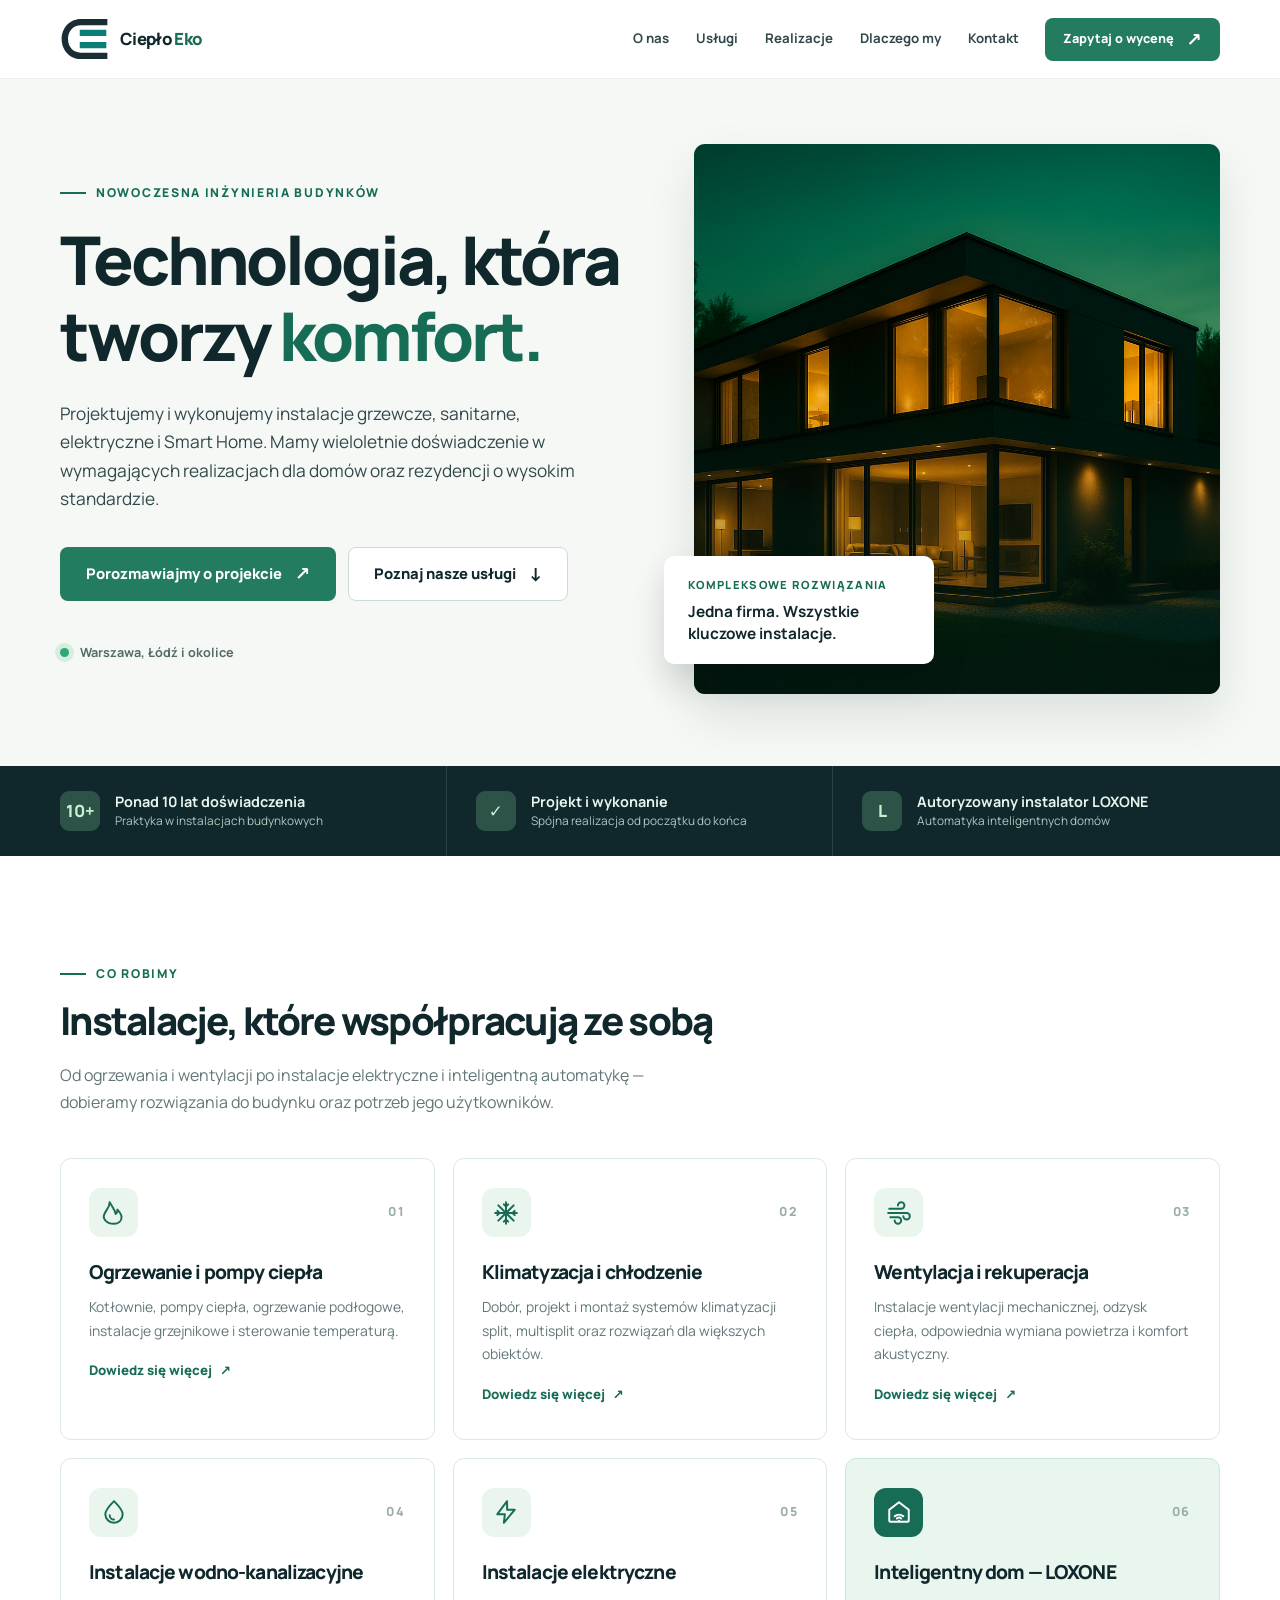
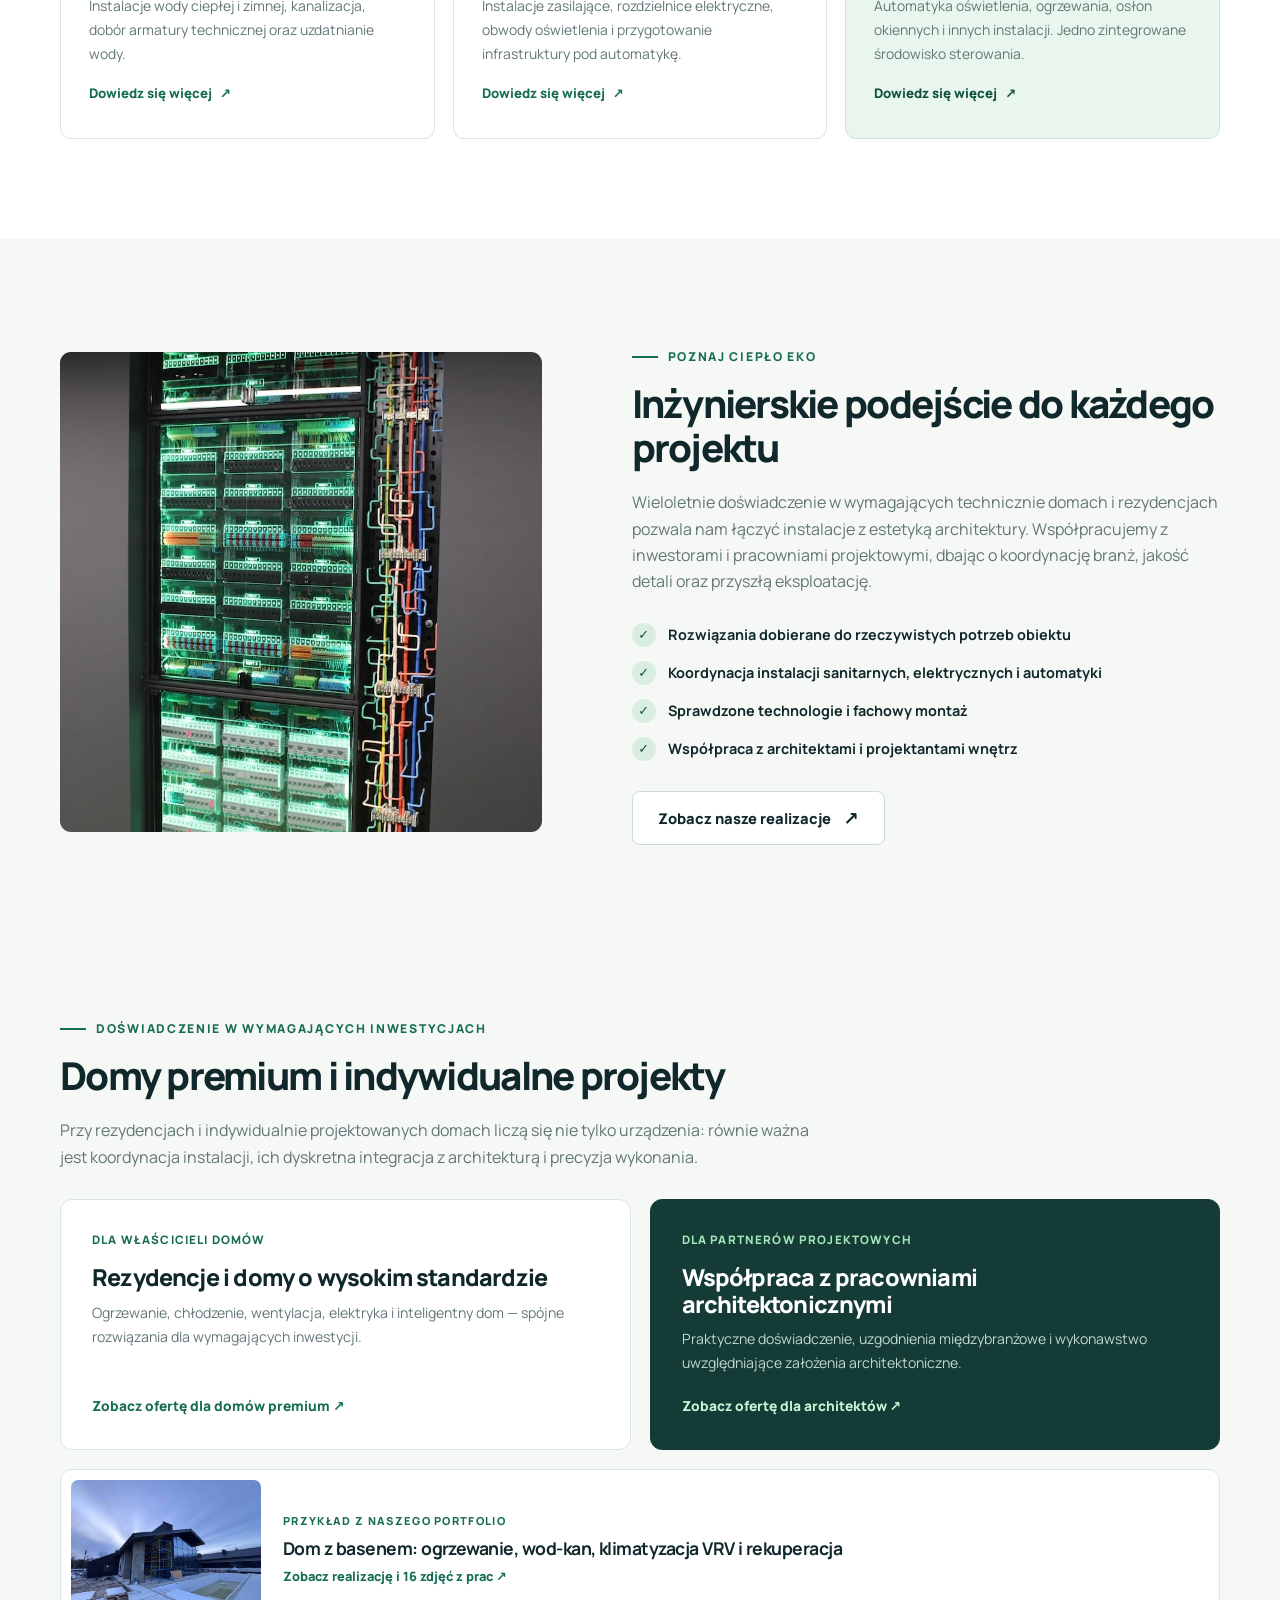
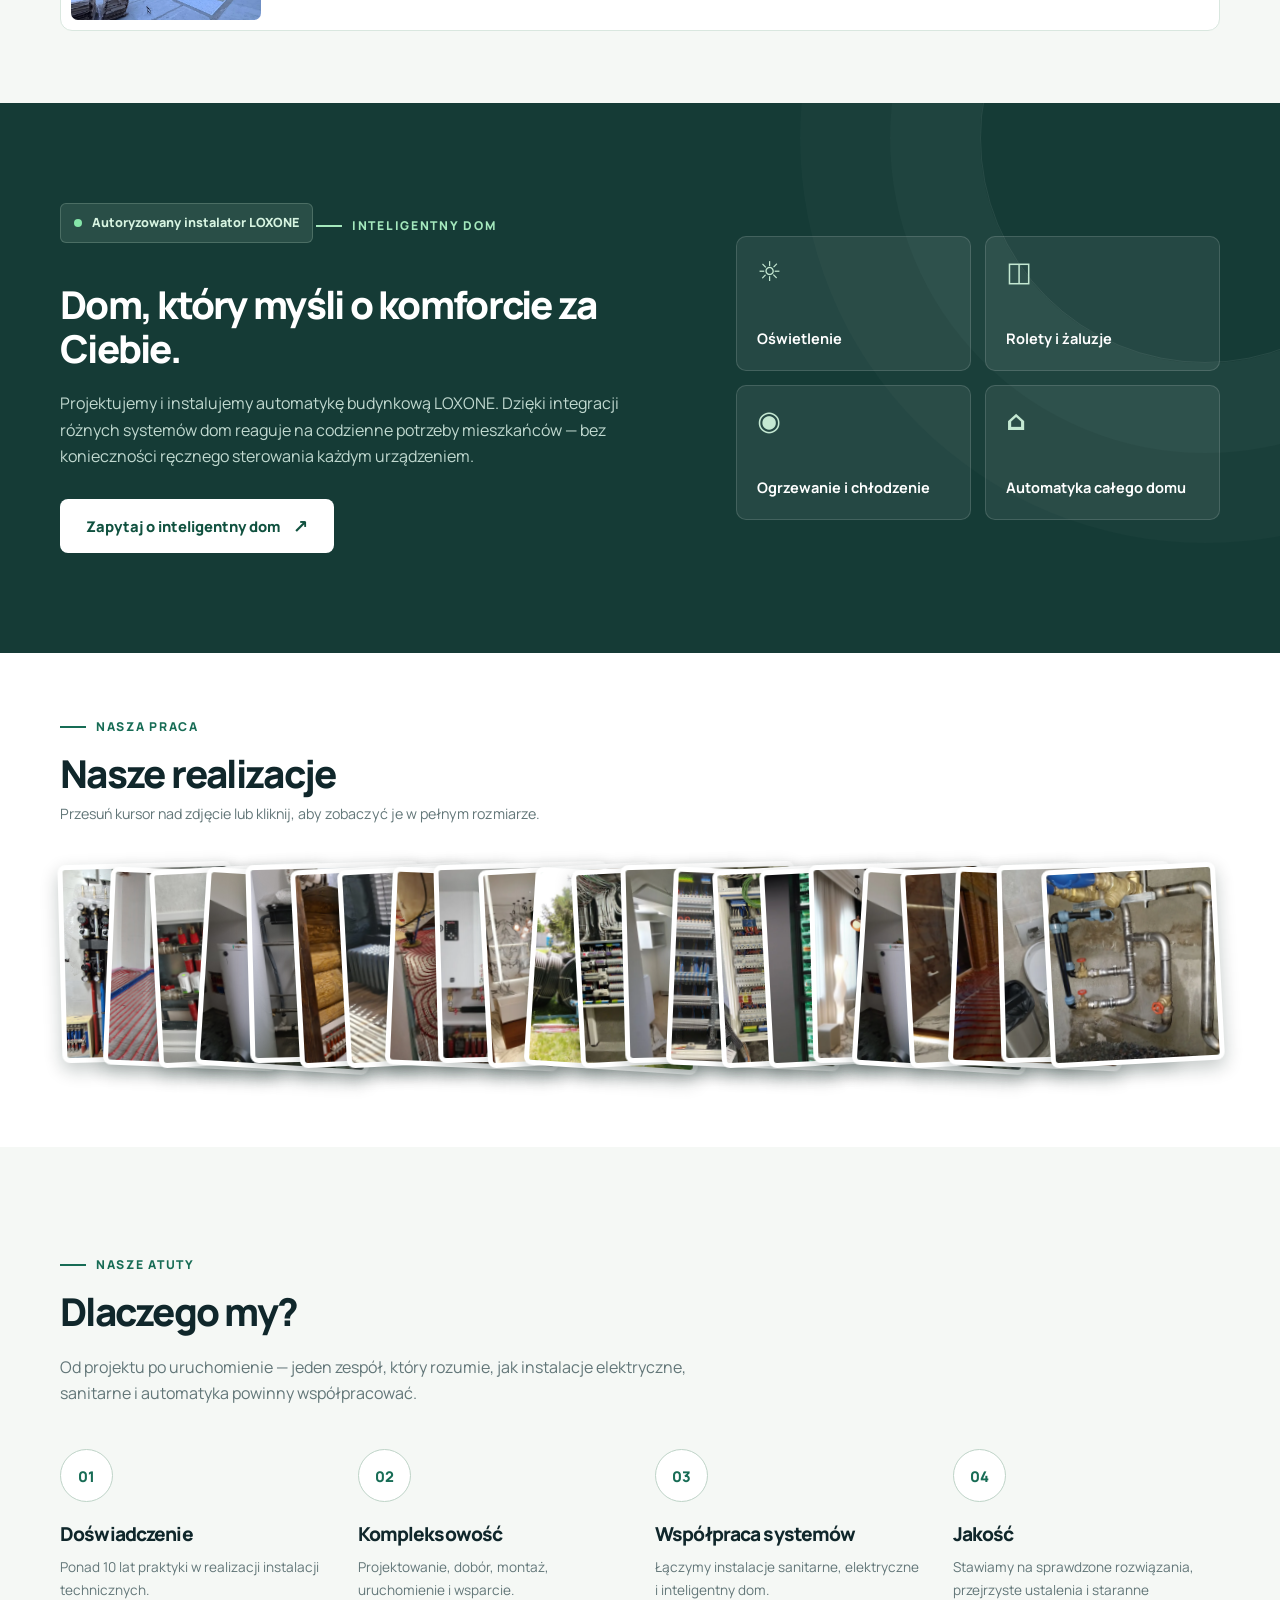
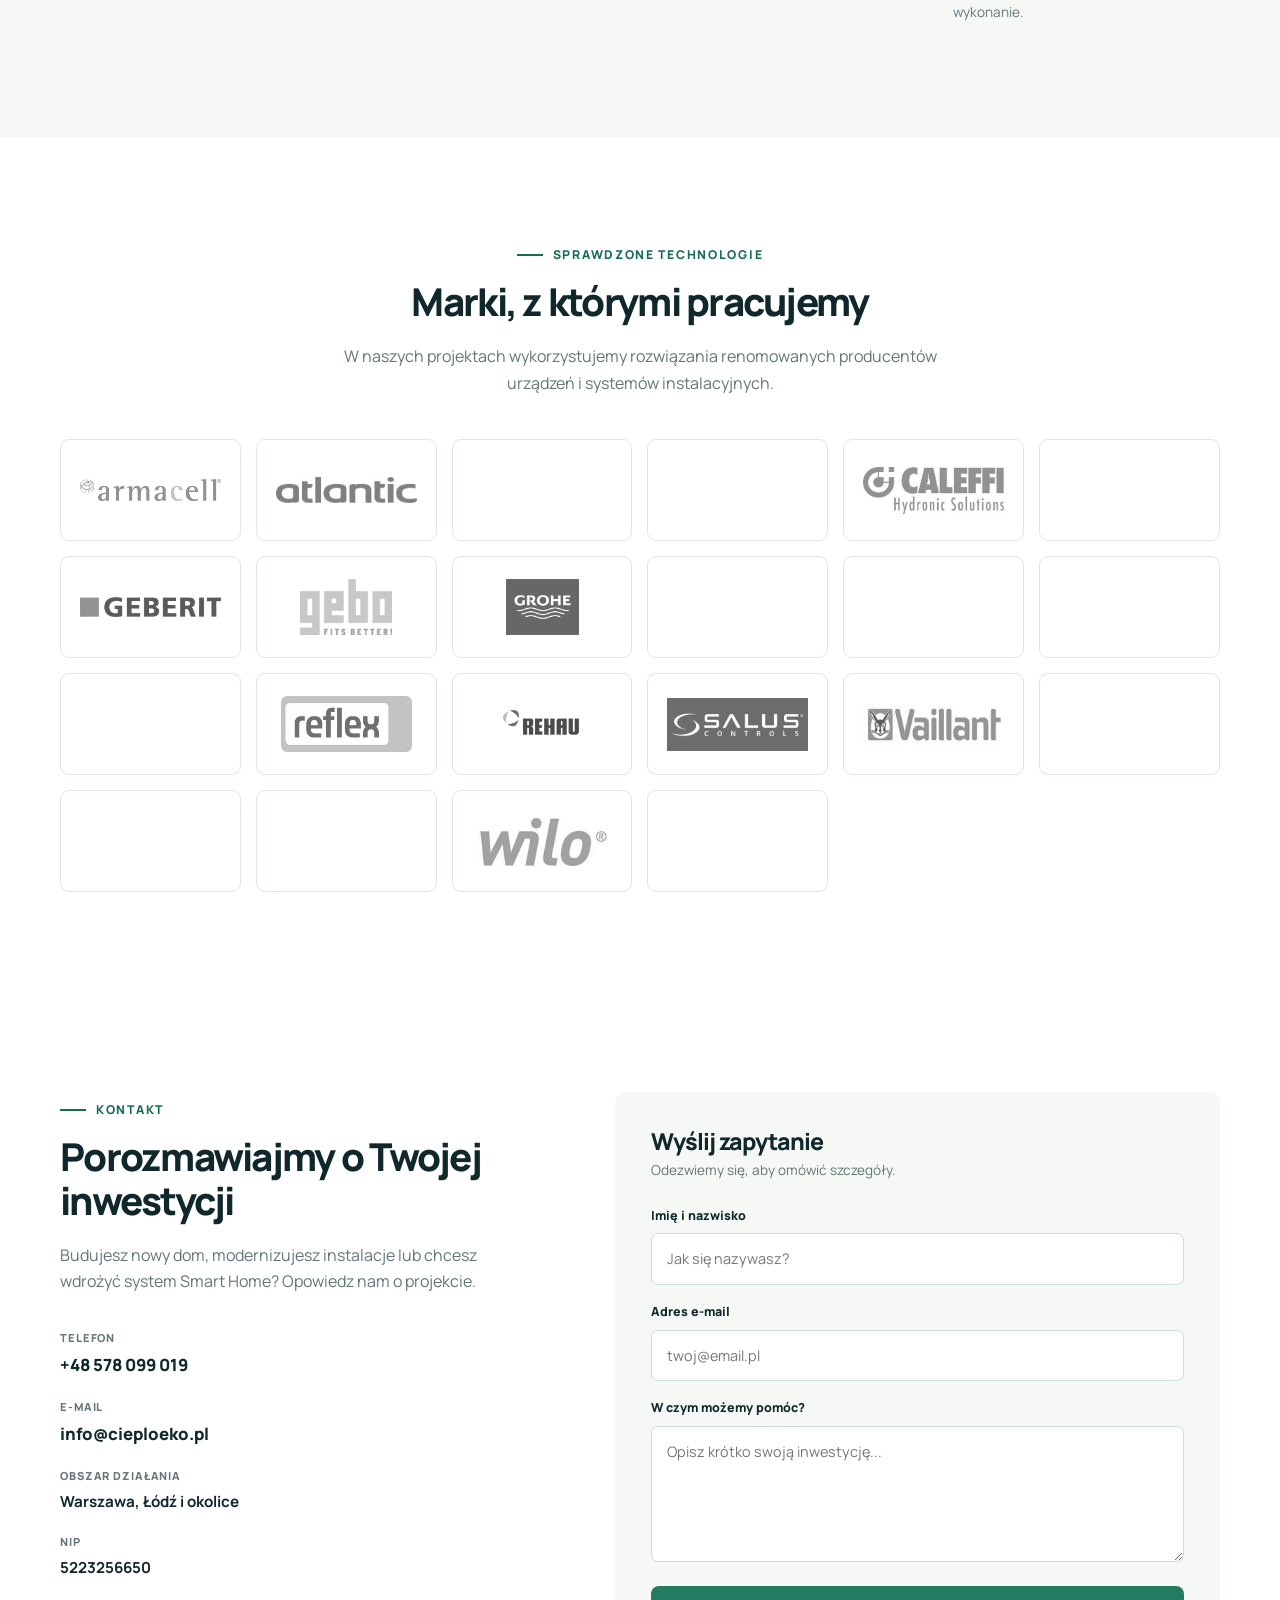
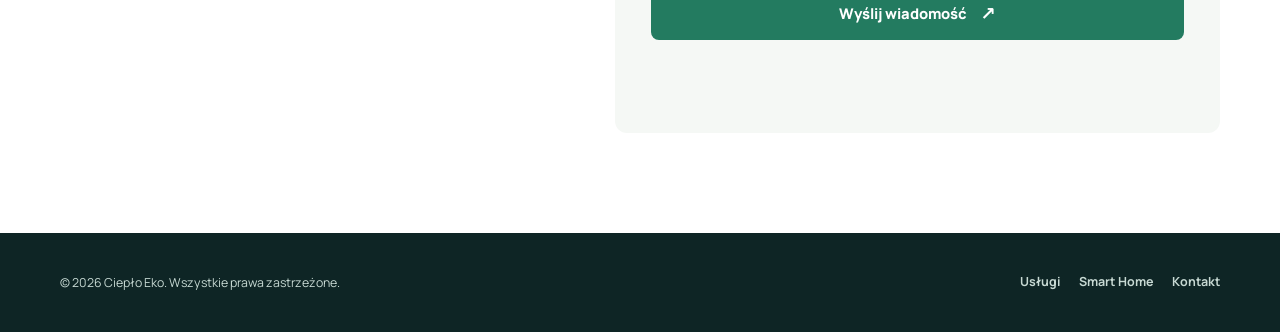
<file: index.html>
<!DOCTYPE html>
<html lang="pl">
<head>
  <meta charset="UTF-8">
  <meta name="viewport" content="width=device-width, initial-scale=1">
  <meta name="theme-color" content="#10272b">
  <title>Ciepło Eko | Instalacje sanitarne, elektryczne i inteligentny dom – Warszawa</title>
  <meta name="description" content="Ciepło Eko: projektowanie i montaż instalacji grzewczych, sanitarnych, elektrycznych, klimatyzacji oraz inteligentnych domów LOXONE. Warszawa, Łódź i okolice.">
  <link rel="canonical" href="https://cieploeko.pl/">
  <meta property="og:type" content="website">
  <meta property="og:locale" content="pl_PL">
  <meta property="og:title" content="Ciepło Eko – Technologia, która tworzy komfort">
  <meta property="og:description" content="Instalacje sanitarne, klimatyzacja, elektryka i inteligentny dom LOXONE. Od projektu po uruchomienie.">
  <meta property="og:url" content="https://cieploeko.pl/">
  <meta property="og:image" content="https://cieploeko.pl/assets/hero-bg.jpg">
  <!-- Legacy favicon as fallback, new vector mark for modern browsers -->
  <link rel="icon" href="assets/favicon.ico" sizes="any">
  <link rel="icon" type="image/svg+xml" href="assets/logo-new.svg">
  <link rel="apple-touch-icon" sizes="180x180" href="assets/favicon-new-180.png">
  <link rel="preconnect" href="https://fonts.googleapis.com">
  <link rel="preconnect" href="https://fonts.gstatic.com" crossorigin>
  <link href="https://fonts.googleapis.com/css2?family=Manrope:wght@400;500;600;700;800&display=swap" rel="stylesheet">
  <style>
    :root { --ink:#10272b; --ink-soft:#31484a; --muted:#627678; --forest:#176c55; --forest-dark:#10513f; --mint:#ccedd9; --paper:#f5f8f5; --white:#fff; --stroke:#dce8e2; --shadow:0 22px 50px rgba(12,42,37,.10); }
    *,*::before,*::after { box-sizing:border-box; }
    html { scroll-behavior:smooth; scroll-padding-top:90px; }
    body { margin:0; font-family:Manrope,system-ui,-apple-system,BlinkMacSystemFont,"Segoe UI",sans-serif; color:var(--ink); background:#fff; line-height:1.65; -webkit-font-smoothing:antialiased; }
    img { max-width:100%; display:block; }
    a { color:inherit; text-decoration:none; }
    button,input,textarea { font:inherit; }
    button,a,input,textarea { -webkit-tap-highlight-color:transparent; }
    :focus-visible { outline:3px solid #47ae7d; outline-offset:4px; }
    .container { width:min(1160px,calc(100% - 44px)); margin:auto; }
    .eyebrow { display:inline-flex; align-items:center; gap:10px; color:var(--forest); font-size:.76rem; font-weight:800; letter-spacing:.14em; text-transform:uppercase; }
    .eyebrow::before { content:""; width:26px; height:2px; background:currentColor; }
    h1,h2,h3,p { margin-top:0; }
    h1,h2,h3 { line-height:1.13; letter-spacing:-.045em; }
    h1 { font-size:clamp(2.5rem,5.25vw,4.65rem); margin:19px 0 26px; font-weight:800; }
    h2 { font-size:clamp(1.9rem,3vw,2.75rem); font-weight:800; margin:15px 0 20px; }
    h3 { font-size:1.2rem; font-weight:800; }
    .lead { color:var(--muted); font-size:1.1rem; max-width:630px; }
    .section { padding:100px 0; }
    .section-heading { margin-bottom:43px; max-width:1100px; }
    .section-heading p { color:var(--muted); max-width:630px; }
    .button { border:1px solid transparent; display:inline-flex; align-items:center; justify-content:center; gap:13px; min-height:54px; padding:12px 25px; border-radius:8px; font-size:.92rem; font-weight:800; cursor:pointer; transition:background .2s,color .2s,transform .2s; }
    .button:hover { transform:translateY(-2px); }
    .button-primary { background:#237b60; color:white; }
    .button-primary:hover { background:var(--forest-dark); }
    .button-outline { border-color:#cbdcd6; color:var(--ink); background:#fff; }
    .button-outline:hover { border-color:var(--forest); }
    .button-light { background:#fff; color:var(--forest-dark); }
    .button-light:hover { background:#e7f6ec; }
    .arrow { font-size:1.15rem; line-height:1; }
    .site-header { position:sticky; z-index:50; top:0; background:rgba(255,255,255,.96); border-bottom:1px solid #ecf0ee; backdrop-filter:blur(14px); }
    .header-inner { min-height:78px; display:flex; align-items:center; justify-content:space-between; gap:26px; }
    .brand { display:flex; align-items:center; gap:11px; font-size:1.05rem; font-weight:800; white-space:nowrap; letter-spacing:-.04em; }
    .brand img { width:49px; height:49px; object-fit:contain; }
    .brand span span { color:var(--forest); }
    .desktop-nav { display:flex; align-items:center; gap:27px; margin-left:auto; }
    .desktop-nav a { font-size:.83rem; font-weight:700; color:var(--ink-soft); transition:color .2s; }
    .desktop-nav a:hover { color:var(--forest); }
    .header-cta { min-height:43px; padding:9px 17px; font-size:.79rem; }
    .menu-toggle { display:none; align-items:center; justify-content:center; width:44px; height:44px; border:1px solid var(--stroke); background:white; border-radius:8px; font-size:1.5rem; color:var(--ink); cursor:pointer; }
    .mobile-nav { display:none; border-top:1px solid var(--stroke); padding:9px 0 18px; }
    .mobile-nav a { display:block; padding:11px 0; font-size:.94rem; font-weight:700; }
    .mobile-nav.is-open { display:block; }
    .hero { background:var(--paper); position:relative; overflow:hidden; }
    .hero .container { display:grid; grid-template-columns:1.04fr .96fr; align-items:center; min-height:660px; gap:64px; padding-top:65px; padding-bottom:72px; }
    .hero h1 em { font-style:normal; color:var(--forest); }
    .hero-copy p { font-size:1.08rem; color:var(--ink-soft); max-width:530px; margin-bottom:33px; }
    .hero-actions { display:flex; gap:12px; flex-wrap:wrap; }
    .hero-note { margin-top:42px; display:flex; gap:11px; align-items:center; color:#526b66; font-size:.79rem; font-weight:700; }
    .hero-note .dot { display:inline-block; height:9px; width:9px; background:#2fa879; border-radius:50%; box-shadow:0 0 0 5px #d7eddd; }
    .hero-art { position:relative; height:550px; }
    .hero-photo { width:100%; height:100%; object-fit:cover; border-radius:11px; box-shadow:var(--shadow); }
    .hero-art::before { content:""; position:absolute; z-index:1; inset:0; border-radius:11px; background:linear-gradient(180deg,transparent 44%,rgba(6,40,32,.48)); pointer-events:none; }
    .hero-floating { position:absolute; z-index:2; left:-30px; bottom:30px; background:white; border-radius:10px; padding:20px 24px; max-width:270px; box-shadow:0 18px 35px rgba(0,0,0,.14); }
    .hero-floating strong { display:block; font-size:.96rem; line-height:1.4; }
    .hero-floating small { display:block; font-size:.7rem; color:var(--forest); font-weight:800; text-transform:uppercase; letter-spacing:.12em; margin-bottom:7px; }
    .trust-strip { background:var(--ink); color:#e8f5ee; }
    .trust-grid { display:grid; grid-template-columns:repeat(3,1fr); }
    .trust-item { padding:25px 29px; border-right:1px solid rgba(255,255,255,.12); display:flex; align-items:center; gap:15px; }
    .trust-item:first-child { padding-left:0; }
    .trust-item:last-child { border:0; }
    .trust-icon { width:40px; height:40px; border-radius:9px; background:#2d5248; flex:none; display:grid; place-items:center; font-size:1.05rem; font-weight:800; color:#c3f1cf; }
    .trust-item strong { display:block; font-size:.9rem; line-height:1.35; }
    .trust-item span { display:block; font-size:.74rem; color:#afcbc0; }
    .services { background:white; }
    .services-grid { display:grid; grid-template-columns:repeat(3,1fr); gap:18px; }
    .service-card { position:relative; padding:29px 28px 32px; min-height:245px; background:#fff; border:1px solid var(--stroke); border-radius:11px; transition:box-shadow .2s,transform .2s,border-color .2s; }
    .service-card:hover { transform:translateY(-4px); box-shadow:var(--shadow); border-color:#a3cbb7; }
    .service-top { display:flex; justify-content:space-between; align-items:center; margin-bottom:25px; }
    .service-symbol { width:49px; height:49px; border-radius:12px; background:#e9f5ed; color:var(--forest); display:grid; place-items:center; flex:none; }
    .service-symbol svg { display:block; width:26px; height:26px; fill:none; stroke:currentColor; }
    .service-index { color:#9aaea7; font-size:.78rem; font-weight:800; letter-spacing:.13em; }
    .service-card h3 { margin-bottom:11px; }
    .service-card p { font-size:.87rem; line-height:1.7; color:var(--muted); margin-bottom:0; }
    .service-link { display:inline-flex; align-items:center; gap:8px; margin-top:18px; font-size:.83rem; color:var(--forest); font-weight:800; border-bottom:1px solid transparent; }
    .service-link:hover { border-bottom-color:currentColor; }
    .service-card.featured .service-link { color:var(--forest-dark); }
    .service-card.featured { background:#e9f6ee; border-color:#c7e8d5; }
    .service-card.featured .service-symbol { background:var(--forest); color:white; }
    .about { background:var(--paper); }
    .about-layout { display:grid; grid-template-columns:.9fr 1.1fr; gap:90px; align-items:center; }
    .about-photo-wrap { position:relative; }
    .about-photo { height:480px; width:100%; object-fit:cover; border-radius:11px; }
    .about-photo-wrap::after { content:""; position:absolute; width:34%; height:35%; bottom:-20px; right:-19px; border:11px solid var(--paper); background:var(--forest); border-radius:10px; z-index:-1; }
    .about h2 { max-width:610px; }
    .about p { color:var(--muted); }
    .tick-list { padding:0; margin:28px 0 30px; list-style:none; display:grid; gap:14px; }
    .tick-list li { display:flex; align-items:flex-start; gap:12px; font-weight:700; font-size:.9rem; }
    .tick-list li::before { content:"✓"; width:24px; height:24px; background:#d9eee1; color:var(--forest-dark); font-size:.8rem; flex:none; border-radius:50%; display:grid; place-items:center; }
    .loxone { background:#153b36; color:white; position:relative; overflow:hidden; }
    .loxone::after { content:""; position:absolute; width:450px; height:450px; border:1px solid rgba(255,255,255,.08); right:-150px; top:-190px; border-radius:50%; box-shadow:0 0 0 90px rgba(255,255,255,.025),0 0 0 180px rgba(255,255,255,.02); pointer-events:none; }
    .loxone-layout { display:grid; grid-template-columns:1.1fr .9fr; gap:85px; align-items:center; position:relative; z-index:1; }
    .loxone .eyebrow { color:#a4e8bd; }
    .loxone h2 { max-width:650px; }
    .loxone p { color:#c1d9d0; max-width:560px; }
    .loxone .status { display:inline-flex; align-items:center; gap:10px; padding:9px 13px; margin-bottom:25px; background:rgba(219,246,225,.10); border:1px solid rgba(227,255,233,.18); border-radius:6px; font-size:.79rem; font-weight:800; color:#d7f4e1; }
    .loxone .status::before { content:""; width:8px; height:8px; background:#85e6a9; border-radius:50%; }
    .loxone-actions { margin-top:30px; }
    .automation-grid { display:grid; grid-template-columns:repeat(2,1fr); gap:14px; }
    .automation-item { min-height:135px; display:flex; flex-direction:column; justify-content:space-between; background:rgba(255,255,255,.07); border:1px solid rgba(255,255,255,.14); padding:20px; border-radius:10px; }
    .automation-item span { color:#c4e8d2; font-weight:800; font-size:1.7rem; line-height:1; }
    .automation-item strong { font-size:.91rem; }
    /* Jednorzędowa, nachodząca na siebie talia zdjęć — wszystkie realizacje */
    .projects { background:#fff; padding:56px 0 50px; }
    .projects .section-heading { margin-bottom:10px; }
    .projects .section-heading h2 { margin-bottom:6px; }
    .projects .section-heading p { margin-bottom:0; font-size:.89rem; }
    .gallery-ribbon { position:relative; }
    .projects-grid {
      --photo-width:174px;
      --photo-columns:21;
      display:grid;
      grid-template-columns:repeat(var(--photo-columns),minmax(0,1fr)) var(--photo-width);
      align-items:center;
      width:100%;
      padding:31px 0 33px;
      isolation:isolate;
    }
    .project {
      display:block;
      position:relative;
      z-index:1;
      width:var(--photo-width);
      height:198px;
      margin:0;
      background:#d7e9dc;
      border:5px solid white;
      border-radius:8px;
      box-shadow:0 7px 18px rgba(9,29,27,.24);
      cursor:zoom-in;
      transform:rotate(-3deg);
      transition:transform .25s cubic-bezier(.2,.85,.24,1.08), box-shadow .25s ease;
      will-change:transform;
    }
    .project:nth-child(3n+2) { transform:rotate(2.4deg) translateY(4px); }
    .project:nth-child(4n+1) { transform:rotate(-1.5deg) translateY(-3px); }
    .project:nth-child(7n+4) { transform:rotate(3.6deg) translateY(6px); }
    .project img {
      width:100%;
      height:100%;
      object-fit:cover;
      border-radius:3px;
      pointer-events:none;
    }
    .project::after {
      content:'';
      position:absolute;
      inset:50% 0 0;
      z-index:0;
      border-radius:0 0 3px 3px;
      opacity:0;
      background:linear-gradient(transparent,rgba(8,32,29,.84));
      transition:opacity .22s;
      pointer-events:none;
    }
    .project-caption {
      position:absolute;
      z-index:1;
      bottom:8px;
      left:10px;
      right:10px;
      color:white;
      opacity:0;
      transform:translateY(5px);
      transition:opacity .22s,transform .22s;
      pointer-events:none;
    }
    .project-caption strong { display:block; font-size:.78rem; line-height:1.3; letter-spacing:0; }
    .project-caption span { display:block; font-size:.65rem; font-weight:700; color:#e0ece7; }
    .project:hover,.project:focus-visible {
      z-index:99;
      transform:translateY(-13px) scale(1.16) rotate(0);
      box-shadow:0 19px 34px rgba(7,31,28,.34);
    }
    .project:hover::after,.project:focus-visible::after,
    .project:hover .project-caption,.project:focus-visible .project-caption {
      opacity:1;
      transform:translateY(0);
    }
    .project:focus-visible { outline:3px solid #47ae7d; outline-offset:3px; }
    .gallery-hint { display:none; margin:0; color:var(--muted); font-weight:700; font-size:.75rem; }
    .process { background:var(--paper); }
    .steps { display:grid; grid-template-columns:repeat(4,1fr); gap:30px; }
    .step-num { width:53px; height:53px; border:1px solid #bfd4c8; color:var(--forest); border-radius:50%; display:grid; place-items:center; font-size:.92rem; font-weight:800; margin-bottom:22px; background:white; }
    .step h3 { margin-bottom:10px; }
    .step p { color:var(--muted); font-size:.85rem; }
    .contact { background:#fff; }
    .contact-layout { display:grid; grid-template-columns:.88fr 1.12fr; gap:80px; align-items:start; }
    .contact h2 { max-width:480px; }
    .contact-intro { color:var(--muted); margin-bottom:34px; }
    .contact-info { display:grid; gap:19px; }
    .contact-info small { color:var(--muted); display:block; font-weight:800; letter-spacing:.08em; font-size:.69rem; text-transform:uppercase; margin-bottom:4px; }
    .contact-info a { color:var(--ink); font-weight:800; font-size:1.05rem; word-break:break-word; }
    .contact-info a:hover { color:var(--forest); }
    .contact-info p { margin:0; font-size:.95rem; font-weight:700; }
    .contact-form { background:var(--paper); padding:36px; border-radius:12px; }
    .contact-form h3 { font-size:1.45rem; margin-bottom:5px; }
    .contact-form > p { color:var(--muted); font-size:.85rem; margin-bottom:24px; }
    .form-field { margin-bottom:17px; }
    .form-field label { display:block; font-size:.78rem; font-weight:800; margin-bottom:7px; }
    .form-field input,.form-field textarea { border:1px solid #cdded4; outline:none; background:white; width:100%; border-radius:7px; padding:13px 15px; color:var(--ink); font-size:.9rem; }
    .form-field input:focus,.form-field textarea:focus { border-color:var(--forest); box-shadow:0 0 0 3px rgba(35,123,96,.11); }
    .form-field textarea { min-height:136px; resize:vertical; }
    .form-submit { width:100%; }
    .form-message { margin:13px 0 0; font-size:.82rem; min-height:20px; color:var(--forest); }
    .form-message.error { color:#a12835; }
    .site-footer { background:#0e2525; color:#c7d9d3; padding:39px 0; }
    .footer-inner { display:flex; align-items:center; justify-content:space-between; gap:18px; flex-wrap:wrap; }
    .footer-inner p { margin:0; font-size:.77rem; }
    .footer-links { display:flex; gap:18px; font-size:.78rem; font-weight:700; }
    .footer-links a:hover { color:#fff; }
    @media(max-width:1060px) { .desktop-nav { gap:16px; } .hero .container { gap:35px; } .header-cta { display:none; } .about-layout,.loxone-layout { gap:48px; } }
    @media(max-width:830px) {
      .desktop-nav { display:none; } .menu-toggle { display:flex; }
      .hero .container { grid-template-columns:1fr; min-height:0; gap:45px; padding-top:70px; }
      .hero-copy { max-width:640px; } .hero-art { height:420px; }
      .services-grid { grid-template-columns:repeat(2,1fr); }
      .gallery-ribbon { overflow-x:auto; overflow-y:hidden; padding:0 10px; margin:0 -10px; overscroll-behavior-inline:contain; scrollbar-width:thin; }
      .projects-grid { width:max-content; grid-template-columns:repeat(var(--photo-columns),56px) var(--photo-width); padding:41px 0 53px; }
      .gallery-hint { display:block; }
      .about-layout,.loxone-layout,.contact-layout { grid-template-columns:1fr; gap:40px; }
      .about-photo { height:390px; }
      .steps { grid-template-columns:repeat(2,1fr); }
      .trust-item { padding:19px 15px; }
      .trust-item strong { font-size:.78rem; }
    }
    @media(max-width:560px) {
      .container { width:min(100% - 34px,1160px); } .section { padding:70px 0; }
      .header-inner { min-height:68px; } .brand img { width:43px; height:43px; }
      .hero .container { padding-top:50px; padding-bottom:50px; gap:35px; }
      h1 { font-size:clamp(2.1rem,10vw,3rem); } .hero-copy p { font-size:1rem; }
      .hero-note { margin-top:30px; }
      .hero-art { height:325px; margin-left:12px; } .hero-floating { left:-15px; bottom:17px; max-width:225px; padding:15px 17px; }
      .hero-actions .button { width:100%; }
      .trust-grid { grid-template-columns:1fr; }
      .trust-item,.trust-item:first-child { border-right:0; border-bottom:1px solid rgba(255,255,255,.12); padding:15px 0; }
      .services-grid { grid-template-columns:1fr; }
      .service-card { min-height:0; } .service-top { margin-bottom:19px; }
      .about-photo { height:310px; }
      .automation-grid { gap:10px; } .automation-item { min-height:120px; padding:16px; }
      .steps { grid-template-columns:1fr; gap:12px; }
      .step { display:grid; grid-template-columns:54px 1fr; gap:0 17px; }
      .step-num { grid-row:span 2; } .step h3 { margin:0 0 4px; } .step p { margin:0 0 24px; }
      .contact-form { padding:24px 20px; }
      .footer-inner { align-items:flex-start; flex-direction:column; }
    }
    @media(max-width:560px) {
      .projects { padding:44px 0 38px; }
      .projects .section-heading { margin-bottom:4px; }
      .projects-grid { --photo-width:152px; grid-template-columns:repeat(var(--photo-columns),49px) var(--photo-width); padding:40px 0 48px; }
      .project { height:179px; }
    }
    @media(prefers-reduced-motion:reduce) { html { scroll-behavior:auto; } *,*::before,*::after { transition:none!important; animation:none!important; } }
    .partners { background:#fff; }
    .brands-heading { margin-left:auto; margin-right:auto; text-align:center; }
    .brands-heading .eyebrow { justify-content:center; }
    .brands-heading p { margin-left:auto; margin-right:auto; }
    .brand-grid { list-style:none; padding:0; margin:0; display:grid; grid-template-columns:repeat(6,minmax(0,1fr)); gap:15px; }
    .brand-grid li { background:#fff; border:1px solid var(--stroke); min-height:102px; border-radius:9px; display:grid; place-items:center; padding:19px; }
    .brand-grid img { max-width:100%; max-height:56px; width:auto; height:auto; object-fit:contain; filter:grayscale(1); opacity:.7; transition:filter .2s,opacity .2s; }
    .brand-grid li:hover img { filter:none; opacity:1; }
    .gallery-lightbox { position:fixed; width:100vw; max-width:100vw; height:100vh; max-height:100vh; inset:0; border:0; padding:18px; background:#101b1c; color:#fff; margin:0; }
    .gallery-lightbox::backdrop { background:rgba(0,0,0,.89); }
    .lightbox-toolbar { display:flex; justify-content:space-between; align-items:center; width:min(1100px,100%); margin:0 auto 10px; font-size:.88rem; font-weight:700; color:#bfd5d0; }
    .lightbox-toolbar button,.lightbox-image-wrap button { border:0; background:#ffffff1c; color:white; border-radius:50%; width:44px; height:44px; display:grid; place-items:center; font-size:1.65rem; cursor:pointer; }
    .lightbox-toolbar button:hover,.lightbox-image-wrap button:hover { background:#ffffff44; }
    .lightbox-image-wrap { display:flex; align-items:center; justify-content:center; gap:12px; max-height:calc(100vh - 135px); }
    .lightbox-image-wrap img { max-height:calc(100vh - 140px); max-width:min(calc(100vw - 160px),1000px); width:auto; height:auto; object-fit:contain; }
    .gallery-lightbox p { text-align:center; margin:12px 0; font-size:.9rem; }
    @media(max-width:830px) { .brand-grid { grid-template-columns:repeat(4,minmax(0,1fr)); } }
    @media(max-width:560px) { .brand-grid { grid-template-columns:repeat(2,minmax(0,1fr)); } .gallery-lightbox { padding:12px; } .lightbox-image-wrap { gap:3px; } .lightbox-image-wrap img { max-width:calc(100vw - 112px); max-height:calc(100vh - 140px); } .lightbox-image-wrap button { width:40px; height:40px; flex:none; } } 

    .premium-audience { padding:66px 0 72px; background:var(--paper); }
    .premium-audience .section-heading { margin-bottom:29px; }
    .premium-audience .section-heading p { max-width:770px; }
    .premium-audience-grid { display:grid; grid-template-columns:repeat(2,minmax(0,1fr)); gap:19px; }
    .premium-audience-card { display:flex; flex-direction:column; align-items:flex-start; min-height:246px; padding:31px; background:white; border:1px solid #d9e7df; border-radius:12px; }
    .premium-audience-card.is-architect { background:#153b36; border-color:#153b36; color:#fff; }
    .premium-audience-card small { color:var(--forest); text-transform:uppercase; letter-spacing:.1em; font-size:.73rem; font-weight:800; margin-bottom:14px; }
    .premium-audience-card.is-architect small { color:#a2e5ba; }
    .premium-audience-card h3 { font-size:1.46rem; letter-spacing:-.035em; margin:0 0 10px; }
    .premium-audience-card p { font-size:.88rem; color:var(--muted); line-height:1.7; margin-bottom:20px; }
    .premium-audience-card.is-architect p { color:#c0d9ce; }
    .premium-audience-card a { margin-top:auto; font-weight:800; color:var(--forest); font-size:.86rem; }
    .premium-audience-card.is-architect a { color:#c7f4d4; }
    .premium-audience-card a:hover { text-decoration:underline; text-underline-offset:4px; }
    @media(max-width:700px) { .premium-audience-grid { grid-template-columns:1fr; } .premium-audience { padding:55px 0; } .premium-audience-card { min-height:0; padding:26px 23px; } }

    .premium-realization { display:grid; grid-template-columns:190px 1fr; align-items:center; gap:22px; margin-top:19px; border:1px solid #d9e7df; border-radius:12px; background:#fff; overflow:hidden; padding:10px; transition:border-color .2s,transform .2s; }
    .premium-realization:hover { border-color:#8cb6a0; transform:translateY(-2px); }
    .premium-realization img { width:100%; height:140px; border-radius:7px; object-fit:cover; background:#e2eae4; }
    .premium-realization span { display:flex; flex-direction:column; align-items:flex-start; gap:6px; padding:10px 15px 10px 0; }
    .premium-realization small { font-size:.69rem; font-weight:800; letter-spacing:.12em; color:var(--forest); text-transform:uppercase; }
    .premium-realization strong { font-size:1.1rem; line-height:1.37; letter-spacing:-.03em; }
    .premium-realization em { font-size:.8rem; font-weight:800; font-style:normal; color:var(--forest); }
    @media(max-width:560px){ .premium-realization { grid-template-columns:1fr; gap:6px; } .premium-realization img { height:190px; } .premium-realization span { padding:10px 12px 14px; } }
  </style>
  <script type="application/ld+json">
  {
    "@context":"https://schema.org",
    "@type":"HomeAndConstructionBusiness",
    "name":"Ciepło Eko",
    "url":"https://cieploeko.pl/",
    "logo":"https://cieploeko.pl/assets/logo-new.svg",
    "telephone":"+48578099019",
    "email":"info@cieploeko.pl",
    "areaServed":["Warszawa","Łódź","okolice"],
    "description":"Projektowanie i wykonawstwo instalacji sanitarnych, grzewczych, wentylacyjnych, klimatyzacyjnych, elektrycznych oraz automatyki inteligentnego domu."
  }
  </script>
</head>
<body>
  <header class="site-header">
    <div class="container header-inner">
      <a href="#start" class="brand" aria-label="Ciepło Eko — strona główna"><img src="assets/logo-new.svg" alt="" width="49" height="49"><span>Ciepło <span>Eko</span></span></a>
      <nav class="desktop-nav" aria-label="Nawigacja główna"><a href="#o-nas">O nas</a><a href="#uslugi">Usługi</a><a href="#realizacje">Realizacje</a><a href="#why">Dlaczego my</a><a href="#kontakt">Kontakt</a></nav>
      <a href="#kontakt" class="button button-primary header-cta">Zapytaj o wycenę <span class="arrow" aria-hidden="true">↗</span></a>
      <button class="menu-toggle" type="button" aria-label="Otwórz menu" aria-expanded="false" aria-controls="mobile-nav">☰</button>
    </div>
    <nav id="mobile-nav" class="mobile-nav container" aria-label="Nawigacja mobilna"><a href="#o-nas">O nas</a><a href="#uslugi">Usługi</a><a href="#realizacje">Realizacje</a><a href="#why">Dlaczego my</a><a href="#kontakt">Kontakt</a></nav>
  </header>

  <main>
    <section class="hero" id="start">
      <div class="container">
        <div class="hero-copy">
          <div class="eyebrow">Nowoczesna inżynieria budynków</div>
          <h1>Technologia, która tworzy <em>komfort.</em></h1>
          <p>Projektujemy i wykonujemy instalacje grzewcze, sanitarne, elektryczne i Smart Home. Mamy wieloletnie doświadczenie w wymagających realizacjach dla domów oraz rezydencji o wysokim standardzie.</p>
          <div class="hero-actions">
            <a class="button button-primary" href="#kontakt">Porozmawiajmy o projekcie <span class="arrow" aria-hidden="true">↗</span></a>
            <a class="button button-outline" href="#uslugi">Poznaj nasze usługi <span class="arrow" aria-hidden="true">↓</span></a>
          </div>
          <div class="hero-note"><span class="dot" aria-hidden="true"></span> Warszawa, Łódź i okolice</div>
        </div>
        <div class="hero-art">
          <img class="hero-photo" src="assets/hero-bg.jpg" alt="Nowoczesne rozwiązania techniczne dla komfortowego domu" fetchpriority="high">
          <div class="hero-floating"><small>Kompleksowe rozwiązania</small><strong>Jedna firma. Wszystkie kluczowe instalacje.</strong></div>
        </div>
      </div>
    </section>

    <div class="trust-strip">
      <div class="container trust-grid">
        <div class="trust-item"><div class="trust-icon" aria-hidden="true">10+</div><div><strong>Ponad 10 lat doświadczenia</strong><span>Praktyka w instalacjach budynkowych</span></div></div>
        <div class="trust-item"><div class="trust-icon" aria-hidden="true">✓</div><div><strong>Projekt i wykonanie</strong><span>Spójna realizacja od początku do końca</span></div></div>
        <div class="trust-item"><div class="trust-icon" aria-hidden="true">L</div><div><strong>Autoryzowany instalator LOXONE</strong><span>Automatyka inteligentnych domów</span></div></div>
      </div>
    </div>

    <section class="section services" id="uslugi">
      <div class="container">
        <div class="section-heading">
          <div class="eyebrow">Co robimy</div>
          <h2>Instalacje, które współpracują ze sobą</h2>
          <p>Od ogrzewania i wentylacji po instalacje elektryczne i inteligentną automatykę — dobieramy rozwiązania do budynku oraz potrzeb jego użytkowników.</p>
        </div>
        <div class="services-grid">
          <article class="service-card"><div class="service-top"><span class="service-symbol" aria-hidden="true"><svg xmlns="http://www.w3.org/2000/svg" width="26" height="26" viewBox="0 0 24 24" fill="none" stroke="currentColor" stroke-width="1.8" stroke-linecap="round" stroke-linejoin="round" focusable="false"><path d="M12 22c4.4 0 7-2.8 7-6.2 0-2.4-1.3-4.1-3.9-6.9.1 2.9-1.5 4-1.5 4C12.5 8.3 10 6 8 2c0 5-3.5 7.2-4.8 11C1 17 5 22 12 22Z"/></svg></span><span class="service-index">01</span></div><h3>Ogrzewanie i pompy ciepła</h3><p>Kotłownie, pompy ciepła, ogrzewanie podłogowe, instalacje grzejnikowe i sterowanie temperaturą.</p><a class="service-link" href="pompy-ciepla-i-ogrzewanie/">Dowiedz się więcej <span aria-hidden="true">↗</span></a></article>
          <article class="service-card"><div class="service-top"><span class="service-symbol" aria-hidden="true"><svg xmlns="http://www.w3.org/2000/svg" width="26" height="26" viewBox="0 0 24 24" fill="none" stroke="currentColor" stroke-width="1.8" stroke-linecap="round" stroke-linejoin="round" focusable="false"><path d="M12 2v20M2 12h20M4.93 4.93l14.14 14.14M19.07 4.93 4.93 19.07"/><path d="m10 4 2 2 2-2m-4 16 2-2 2 2M4 10l2 2-2 2m16-4-2 2 2 2"/></svg></span><span class="service-index">02</span></div><h3>Klimatyzacja i chłodzenie</h3><p>Dobór, projekt i montaż systemów klimatyzacji split, multisplit oraz rozwiązań dla większych obiektów.</p><a class="service-link" href="klimatyzacja/">Dowiedz się więcej <span aria-hidden="true">↗</span></a></article>
          <article class="service-card"><div class="service-top"><span class="service-symbol" aria-hidden="true"><svg xmlns="http://www.w3.org/2000/svg" width="26" height="26" viewBox="0 0 24 24" fill="none" stroke="currentColor" stroke-width="1.8" stroke-linecap="round" stroke-linejoin="round" focusable="false"><path d="M3 8h11a3 3 0 1 0-3-3M2 12h17a3 3 0 1 1-3 3M4 16h7a3 3 0 1 1-3 3"/></svg></span><span class="service-index">03</span></div><h3>Wentylacja i rekuperacja</h3><p>Instalacje wentylacji mechanicznej, odzysk ciepła, odpowiednia wymiana powietrza i komfort akustyczny.</p><a class="service-link" href="wentylacja-i-rekuperacja/">Dowiedz się więcej <span aria-hidden="true">↗</span></a></article>
          <article class="service-card"><div class="service-top"><span class="service-symbol" aria-hidden="true"><svg xmlns="http://www.w3.org/2000/svg" width="26" height="26" viewBox="0 0 24 24" fill="none" stroke="currentColor" stroke-width="1.8" stroke-linecap="round" stroke-linejoin="round" focusable="false"><path d="M12 22a8 8 0 0 0 8-8c0-4-8-12-8-12S4 10 4 14a8 8 0 0 0 8 8Z"/><path d="M8 15a4 4 0 0 0 4 4"/></svg></span><span class="service-index">04</span></div><h3>Instalacje wodno-kanalizacyjne</h3><p>Instalacje wody ciepłej i zimnej, kanalizacja, dobór armatury technicznej oraz uzdatnianie wody.</p><a class="service-link" href="instalacje-wodno-kanalizacyjne/">Dowiedz się więcej <span aria-hidden="true">↗</span></a></article>
          <article class="service-card"><div class="service-top"><span class="service-symbol" aria-hidden="true"><svg xmlns="http://www.w3.org/2000/svg" width="26" height="26" viewBox="0 0 24 24" fill="none" stroke="currentColor" stroke-width="1.8" stroke-linecap="round" stroke-linejoin="round" focusable="false"><path d="m13 2-9 12h7l-1 8 10-12h-7V2Z"/></svg></span><span class="service-index">05</span></div><h3>Instalacje elektryczne</h3><p>Instalacje zasilające, rozdzielnice elektryczne, obwody oświetlenia i przygotowanie infrastruktury pod automatykę.</p><a class="service-link" href="instalacje-elektryczne/">Dowiedz się więcej <span aria-hidden="true">↗</span></a></article>
          <article class="service-card featured"><div class="service-top"><span class="service-symbol" aria-hidden="true"><svg xmlns="http://www.w3.org/2000/svg" width="26" height="26" viewBox="0 0 24 24" fill="none" stroke="currentColor" stroke-width="1.8" stroke-linecap="round" stroke-linejoin="round" focusable="false"><path d="m3 10 9-7 9 7v10a1 1 0 0 1-1 1H4a1 1 0 0 1-1-1V10Z"/><path d="M8 16a6 6 0 0 1 8 0M10 18a3 3 0 0 1 4 0"/><path d="M12 20h.01"/></svg></span><span class="service-index">06</span></div><h3>Inteligentny dom — LOXONE</h3><p>Automatyka oświetlenia, ogrzewania, osłon okiennych i innych instalacji. Jedno zintegrowane środowisko sterowania.</p><a class="service-link" href="inteligentny-dom-loxone/">Dowiedz się więcej <span aria-hidden="true">↗</span></a></article>
        </div>
      </div>
    </section>

    <section class="section about" id="o-nas">
      <div class="container about-layout">
        <div class="about-photo-wrap"><img class="about-photo" src="assets/projects/automatyka-szafa-04.webp" alt="Szafa sterownicza inteligentnego domu z okablowaniem i automatyką" loading="lazy" onerror="this.onerror=null;this.src='assets/20211110_164051.jpg'"></div>
        <div>
          <div class="eyebrow">Poznaj Ciepło Eko</div>
          <h2>Inżynierskie podejście do każdego projektu</h2>
          <p>Wieloletnie doświadczenie w wymagających technicznie domach i rezydencjach pozwala nam łączyć instalacje z estetyką architektury. Współpracujemy z inwestorami i pracowniami projektowymi, dbając o koordynację branż, jakość detali oraz przyszłą eksploatację.</p>
          <ul class="tick-list">
            <li>Rozwiązania dobierane do rzeczywistych potrzeb obiektu</li>
            <li>Koordynacja instalacji sanitarnych, elektrycznych i automatyki</li>
            <li>Sprawdzone technologie i fachowy montaż</li>
            <li>Współpraca z architektami i projektantami wnętrz</li>
          </ul>
          <a class="button button-outline" href="#realizacje">Zobacz nasze realizacje <span class="arrow" aria-hidden="true">↗</span></a>
        </div>
      </div>
    </section>


    <section class="premium-audience" id="domy-premium">
      <div class="container">
        <div class="section-heading">
          <div class="eyebrow">Doświadczenie w wymagających inwestycjach</div>
          <h2>Domy premium i indywidualne projekty</h2>
          <p>Przy rezydencjach i indywidualnie projektowanych domach liczą się nie tylko urządzenia: równie ważna jest koordynacja instalacji, ich dyskretna integracja z architekturą i precyzja wykonania.</p>
        </div>
        <div class="premium-audience-grid">
          <article class="premium-audience-card">
            <small>Dla właścicieli domów</small>
            <h3>Rezydencje i domy o wysokim standardzie</h3>
            <p>Ogrzewanie, chłodzenie, wentylacja, elektryka i inteligentny dom — spójne rozwiązania dla wymagających inwestycji.</p>
            <a href="domy-rezydencje-premium/">Zobacz ofertę dla domów premium ↗</a>
          </article>
          <article class="premium-audience-card is-architect">
            <small>Dla partnerów projektowych</small>
            <h3>Współpraca z pracowniami architektonicznymi</h3>
            <p>Praktyczne doświadczenie, uzgodnienia międzybranżowe i wykonawstwo uwzględniające założenia architektoniczne.</p>
            <a href="dla-architektow/">Zobacz ofertę dla architektów ↗</a>
          </article>
        </div>
        <a class="premium-realization" href="realizacje/rezydencja-instalacje-kompleksowe/">
          <img src="assets/portfolio/rezydencja-kompleksowe-instalacje/rezydencja-zewnatrz-01.webp" alt="Dom z basenem — kompleksowa realizacja instalacji" loading="lazy">
          <span><small>Przykład z naszego portfolio</small><strong>Dom z basenem: ogrzewanie, wod-kan, klimatyzacja VRV i rekuperacja</strong><em>Zobacz realizację i 16 zdjęć z prac ↗</em></span>
        </a>
      </div>
    </section>
    <section class="section loxone" id="loxone">
      <div class="container loxone-layout">
        <div>
          <div class="status">Autoryzowany instalator LOXONE</div>
          <div class="eyebrow">Inteligentny dom</div>
          <h2>Dom, który myśli o komforcie za Ciebie.</h2>
          <p>Projektujemy i instalujemy automatykę budynkową LOXONE. Dzięki integracji różnych systemów dom reaguje na codzienne potrzeby mieszkańców — bez konieczności ręcznego sterowania każdym urządzeniem.</p>
          <div class="loxone-actions"><a class="button button-light" href="#kontakt">Zapytaj o inteligentny dom <span class="arrow" aria-hidden="true">↗</span></a></div>
        </div>
        <div class="automation-grid" aria-label="Możliwości inteligentnego domu">
          <div class="automation-item"><span aria-hidden="true">☼</span><strong>Oświetlenie</strong></div>
          <div class="automation-item"><span aria-hidden="true">◫</span><strong>Rolety i żaluzje</strong></div>
          <div class="automation-item"><span aria-hidden="true">◉</span><strong>Ogrzewanie i chłodzenie</strong></div>
          <div class="automation-item"><span aria-hidden="true">⌂</span><strong>Automatyka całego domu</strong></div>
        </div>
      </div>
    </section>

    <section class="section projects" id="realizacje">
      <div class="container">
        <div class="section-heading">
          <div class="eyebrow">Nasza praca</div>
          <h2>Nasze realizacje</h2>
          <p>Przesuń kursor nad zdjęcie lub kliknij, aby zobaczyć je w pełnym rozmiarze.</p>
        </div>
        <div class="gallery-ribbon" aria-label="Galeria zdjęć realizacji">
          <div class="projects-grid">
          <figure class="project" tabindex="0" role="button" aria-label="Powiększ zdjęcie"><img loading="lazy" src="assets/20211110_164051.jpg" alt="Kotłownia i instalacja grzewcza"><figcaption class="project-caption"><strong>Instalacja grzewcza</strong><span>Kotłownia</span></figcaption></figure>
          <figure class="project" tabindex="0" role="button" aria-label="Powiększ zdjęcie"><img loading="lazy" src="assets/IMG_20181013_095833.jpg" alt="Rozprowadzenie ogrzewania podłogowego"><figcaption class="project-caption"><strong>Ogrzewanie podłogowe</strong><span>Instalacja w budynku</span></figcaption></figure>
          <figure class="project" tabindex="0" role="button" aria-label="Powiększ zdjęcie"><img loading="lazy" src="assets/IMG_20181105_135021.jpg" alt="Rozdzielacz instalacji grzewczej"><figcaption class="project-caption"><strong>Rozdzielacz ogrzewania</strong><span>Instalacje sanitarne</span></figcaption></figure>
          <figure class="project" tabindex="0" role="button" aria-label="Powiększ zdjęcie"><img loading="lazy" src="assets/20211130_145939.jpg" alt="Wyposażenie kotłowni"><figcaption class="project-caption"><strong>Wyposażenie kotłowni</strong><span>Technika grzewcza</span></figcaption></figure>
          <figure class="project" tabindex="0" role="button" aria-label="Powiększ zdjęcie"><img loading="lazy" src="assets/20211130_145949.jpg" alt="Instalacja techniczna z armaturą"><figcaption class="project-caption"><strong>Armatura i rozdzielacze</strong><span>Wykonawstwo instalacji</span></figcaption></figure>
          <figure class="project" tabindex="0" role="button" aria-label="Powiększ zdjęcie"><img loading="lazy" src="assets/20200520_150026.jpg" alt="Instalacja wentylacji"><figcaption class="project-caption"><strong>Wentylacja</strong><span>Instalacje techniczne</span></figcaption></figure>
          <figure class="project" tabindex="0" role="button" aria-label="Powiększ zdjęcie: Grzejnik kanałowy"><img loading="lazy" src="assets/projects/grzejnik-kanalowy.webp" alt="Grzejnik kanałowy" onerror="this.closest('.project').remove()"><figcaption class="project-caption"><strong>Grzejnik kanałowy</strong><span>Instalacje grzewcze</span></figcaption></figure>
          <figure class="project" tabindex="0" role="button" aria-label="Powiększ zdjęcie: Ogrzewanie podłogowe"><img loading="lazy" src="assets/projects/ogrzewanie-podlogowe-01.webp" alt="Ogrzewanie podłogowe" onerror="this.closest('.project').remove()"><figcaption class="project-caption"><strong>Ogrzewanie podłogowe</strong><span>Instalacje grzewcze</span></figcaption></figure>
          <figure class="project" tabindex="0" role="button" aria-label="Powiększ zdjęcie: Instalacja kotłowni"><img loading="lazy" src="assets/projects/kotlownia-gazowa.webp" alt="Instalacja kotłowni" onerror="this.closest('.project').remove()"><figcaption class="project-caption"><strong>Instalacja kotłowni</strong><span>Technika grzewcza</span></figcaption></figure>
          <figure class="project" tabindex="0" role="button" aria-label="Powiększ zdjęcie: Armatura łazienkowa"><img loading="lazy" src="assets/projects/lazienka-umywalki.webp" alt="Armatura łazienkowa" onerror="this.closest('.project').remove()"><figcaption class="project-caption"><strong>Armatura łazienkowa</strong><span>Instalacje sanitarne</span></figcaption></figure>
          <figure class="project" tabindex="0" role="button" aria-label="Powiększ zdjęcie: Przewody instalacji zewnętrznej"><img loading="lazy" src="assets/projects/instalacje-zewnetrzne.webp" alt="Przewody instalacji zewnętrznej" onerror="this.closest('.project').remove()"><figcaption class="project-caption"><strong>Przewody instalacji zewnętrznej</strong><span>Instalacje techniczne</span></figcaption></figure>
          <figure class="project" tabindex="0" role="button" aria-label="Powiększ zdjęcie: Szafa sterowania"><img loading="lazy" src="assets/projects/automatyka-szafa-01.webp" alt="Szafa sterowania" onerror="this.closest('.project').remove()"><figcaption class="project-caption"><strong>Szafa sterowania</strong><span>Automatyka budynkowa</span></figcaption></figure>
          <figure class="project" tabindex="0" role="button" aria-label="Powiększ zdjęcie: Urządzenie techniczne"><img loading="lazy" src="assets/projects/pompa-ciepla.webp" alt="Urządzenie techniczne" onerror="this.closest('.project').remove()"><figcaption class="project-caption"><strong>Urządzenie techniczne</strong><span>Instalacje grzewcze</span></figcaption></figure>
          <figure class="project" tabindex="0" role="button" aria-label="Powiększ zdjęcie: Rozdzielnica automatyki"><img loading="lazy" src="assets/projects/automatyka-szafa-02.webp" alt="Rozdzielnica automatyki" onerror="this.closest('.project').remove()"><figcaption class="project-caption"><strong>Rozdzielnica automatyki</strong><span>Automatyka budynkowa</span></figcaption></figure>
          <figure class="project" tabindex="0" role="button" aria-label="Powiększ zdjęcie: Rozdzielnica elektryczna"><img loading="lazy" src="assets/projects/automatyka-szafa-03.webp" alt="Rozdzielnica elektryczna" onerror="this.closest('.project').remove()"><figcaption class="project-caption"><strong>Rozdzielnica elektryczna</strong><span>Instalacje elektryczne</span></figcaption></figure>
          <figure class="project" tabindex="0" role="button" aria-label="Powiększ zdjęcie: Instalacja inteligentnego domu"><img loading="lazy" src="assets/projects/automatyka-szafa-04.webp" alt="Instalacja inteligentnego domu" onerror="this.closest('.project').remove()"><figcaption class="project-caption"><strong>Instalacja inteligentnego domu</strong><span>Automatyka budynkowa</span></figcaption></figure>
          <figure class="project" tabindex="0" role="button" aria-label="Powiększ zdjęcie: Nowoczesna łazienka"><img loading="lazy" src="assets/projects/lazienka-wanna.webp" alt="Nowoczesna łazienka" onerror="this.closest('.project').remove()"><figcaption class="project-caption"><strong>Nowoczesna łazienka</strong><span>Instalacje sanitarne</span></figcaption></figure>
          <figure class="project" tabindex="0" role="button" aria-label="Powiększ zdjęcie: Zbiornik buforowy i armatura"><img loading="lazy" src="assets/projects/bufor-kotlownia.webp" alt="Zbiornik buforowy i armatura" onerror="this.closest('.project').remove()"><figcaption class="project-caption"><strong>Zbiornik buforowy i armatura</strong><span>Technika grzewcza</span></figcaption></figure>
          <figure class="project" tabindex="0" role="button" aria-label="Powiększ zdjęcie: Instalacja sanitarna łazienki"><img loading="lazy" src="assets/projects/lazienka-prysznic.webp" alt="Instalacja sanitarna łazienki" onerror="this.closest('.project').remove()"><figcaption class="project-caption"><strong>Instalacja sanitarna łazienki</strong><span>Instalacje sanitarne</span></figcaption></figure>
          <figure class="project" tabindex="0" role="button" aria-label="Powiększ zdjęcie: Układanie ogrzewania podłogowego"><img loading="lazy" src="assets/projects/ogrzewanie-podlogowe-02.webp" alt="Układanie ogrzewania podłogowego" onerror="this.closest('.project').remove()"><figcaption class="project-caption"><strong>Układanie ogrzewania podłogowego</strong><span>Instalacje grzewcze</span></figcaption></figure>
          <figure class="project" tabindex="0" role="button" aria-label="Powiększ zdjęcie: Montaż wyposażenia sanitarnego"><img loading="lazy" src="assets/projects/sanitariaty.webp" alt="Montaż wyposażenia sanitarnego" onerror="this.closest('.project').remove()"><figcaption class="project-caption"><strong>Montaż wyposażenia sanitarnego</strong><span>Instalacje sanitarne</span></figcaption></figure>
          <figure class="project" tabindex="0" role="button" aria-label="Powiększ zdjęcie: Instalacja rurowa"><img loading="lazy" src="assets/projects/instalacja-wodna.webp" alt="Instalacja rurowa" onerror="this.closest('.project').remove()"><figcaption class="project-caption"><strong>Instalacja rurowa</strong><span>Instalacje sanitarne</span></figcaption></figure>
          </div>
        </div>
        <p class="gallery-hint">← Przesuń w bok, aby obejrzeć wszystkie zdjęcia →</p>
      </div>
    </section>

<section class="section process" id="why">
      <div class="container">
        <div class="section-heading">
          <div class="eyebrow">Nasze atuty</div>
          <h2>Dlaczego my?</h2>
          <p>Od projektu po uruchomienie — jeden zespół, który rozumie, jak instalacje elektryczne, sanitarne i automatyka powinny współpracować.</p>
        </div>
        <div class="steps">
          <div class="step"><div class="step-num">01</div><h3>Doświadczenie</h3><p>Ponad 10 lat praktyki w realizacji instalacji technicznych.</p></div>
          <div class="step"><div class="step-num">02</div><h3>Kompleksowość</h3><p>Projektowanie, dobór, montaż, uruchomienie i wsparcie.</p></div>
          <div class="step"><div class="step-num">03</div><h3>Współpraca systemów</h3><p>Łączymy instalacje sanitarne, elektryczne i inteligentny dom.</p></div>
          <div class="step"><div class="step-num">04</div><h3>Jakość</h3><p>Stawiamy na sprawdzone rozwiązania, przejrzyste ustalenia i staranne wykonanie.</p></div>
        </div>
      </div>
    </section>

    <section class="section partners" id="marki">
      <div class="container">
        <div class="section-heading brands-heading">
          <div class="eyebrow">Sprawdzone technologie</div>
          <h2>Marki, z którymi pracujemy</h2>
          <p>W naszych projektach wykorzystujemy rozwiązania renomowanych producentów urządzeń i systemów instalacyjnych.</p>
        </div>
        <ul class="brand-grid" aria-label="Marki, z którymi pracujemy">
          <li><img src="assets/armacell.jpg" alt="Armacell" loading="lazy" decoding="async"></li>
          <li><img src="assets/atlantic.jpg" alt="Atlantic" loading="lazy" decoding="async"></li>
          <li><img src="assets/BOSCH.jpg" alt="Bosch" loading="lazy" decoding="async"></li>
          <li><img src="assets/Buderus.png" alt="Buderus" loading="lazy" decoding="async"></li>
          <li><img src="assets/Caleffi.jpg" alt="Caleffi" loading="lazy" decoding="async"></li>
          <li><img src="assets/Ferro.jpg" alt="Ferro" loading="lazy" decoding="async"></li>
          <li><img src="assets/Geberit.jpg" alt="Geberit" loading="lazy" decoding="async"></li>
          <li><img src="assets/Gebo.jpg" alt="Gebo" loading="lazy" decoding="async"></li>
          <li><img src="assets/Grohe.jpg" alt="Grohe" loading="lazy" decoding="async"></li>
          <li><img src="assets/KAN.jpg" alt="KAN" loading="lazy" decoding="async"></li>
          <li><img src="assets/MYCOND.png" alt="Mycond" loading="lazy" decoding="async"></li>
          <li><img src="assets/Nibe.jpg" alt="NIBE" loading="lazy" decoding="async"></li>
          <li><img src="assets/Panasonic-Akredytowany-Instalator-WHITE1.png" alt="Panasonic" loading="lazy" decoding="async"></li>
          <li><img src="assets/Reflex.jpg" alt="Reflex" loading="lazy" decoding="async"></li>
          <li><img src="assets/Rehau.png" alt="Rehau" loading="lazy" decoding="async"></li>
          <li><img src="assets/Salus.jpg" alt="Salus" loading="lazy" decoding="async"></li>
          <li><img src="assets/Vaillant.jpg" alt="Vaillant" loading="lazy" decoding="async"></li>
          <li><img src="assets/Valvex.jpg" alt="Valvex" loading="lazy" decoding="async"></li>
          <li><img src="assets/Walraven.jpg" alt="Walraven" loading="lazy" decoding="async"></li>
          <li><img src="assets/Wavin.jpg" alt="Wavin" loading="lazy" decoding="async"></li>
          <li><img src="assets/Wilo.jpg" alt="Wilo" loading="lazy" decoding="async"></li>
          <li><img src="assets/Zehnder.jpg" alt="Zehnder" loading="lazy" decoding="async"></li>
        </ul>
      </div>
    </section>

    <section class="section contact" id="kontakt">
      <div class="container contact-layout">
        <div>
          <div class="eyebrow">Kontakt</div>
          <h2>Porozmawiajmy o Twojej inwestycji</h2>
          <p class="contact-intro">Budujesz nowy dom, modernizujesz instalacje lub chcesz wdrożyć system Smart Home? Opowiedz nam o projekcie.</p>
          <div class="contact-info">
            <div><small>Telefon</small><a href="tel:+48578099019">+48 578 099 019</a></div>
            <div><small>E-mail</small><a href="mailto:info@cieploeko.pl">info@cieploeko.pl</a></div>
            <div><small>Obszar działania</small><p>Warszawa, Łódź i okolice</p></div>
            <div><small>NIP</small><p>5223256650</p></div>
          </div>
        </div>
        <form id="contactForm" class="contact-form" action="https://formspree.io/f/mandaqza" method="POST">
          <h3>Wyślij zapytanie</h3>
          <p>Odezwiemy się, aby omówić szczegóły.</p>
          <div class="form-field"><label for="contact-name">Imię i nazwisko</label><input id="contact-name" name="name" autocomplete="name" required maxlength="120" placeholder="Jak się nazywasz?"></div>
          <div class="form-field"><label for="contact-email">Adres e-mail</label><input id="contact-email" name="email" type="email" autocomplete="email" required maxlength="160" placeholder="twoj@email.pl"></div>
          <div class="form-field"><label for="contact-message">W czym możemy pomóc?</label><textarea id="contact-message" name="message" required maxlength="5000" placeholder="Opisz krótko swoją inwestycję..."></textarea></div>
          <input type="text" name="_gotcha" tabindex="-1" autocomplete="off" aria-hidden="true" style="position:absolute;left:-9999px;height:0;width:0">
          <button type="submit" class="button button-primary form-submit">Wyślij wiadomość <span class="arrow" aria-hidden="true">↗</span></button>
          <p class="form-message" id="formMsg" role="status" aria-live="polite"></p>
        </form>
      </div>
    </section>
  </main>

  <dialog id="gallery-lightbox" class="gallery-lightbox" aria-label="Powiększone zdjęcie realizacji">
    <div class="lightbox-toolbar"><span id="lightbox-counter">1 / 1</span><button type="button" class="lightbox-close" aria-label="Zamknij powiększenie">✕</button></div>
    <div class="lightbox-image-wrap"><button type="button" class="lightbox-prev" aria-label="Poprzednie zdjęcie">‹</button><img id="lightbox-image" alt=""><button type="button" class="lightbox-next" aria-label="Następne zdjęcie">›</button></div>
    <p id="lightbox-caption"></p>
  </dialog>

  <footer class="site-footer">
    <div class="container footer-inner">
      <p>© <span id="year">2026</span> Ciepło Eko. Wszystkie prawa zastrzeżone.</p>
      <div class="footer-links"><a href="#uslugi">Usługi</a><a href="#loxone">Smart Home</a><a href="#kontakt">Kontakt</a></div>
    </div>
  </footer>

  <script>
    (() => {
      const toggle = document.querySelector('.menu-toggle');
      const mobileNav = document.getElementById('mobile-nav');
      toggle.addEventListener('click', () => {
        const open = mobileNav.classList.toggle('is-open');
        toggle.setAttribute('aria-expanded', String(open));
        toggle.setAttribute('aria-label', open ? 'Zamknij menu' : 'Otwórz menu');
        toggle.textContent = open ? '×' : '☰';
      });
      mobileNav.querySelectorAll('a').forEach(link => link.addEventListener('click', () => {
        mobileNav.classList.remove('is-open');
        toggle.setAttribute('aria-expanded', 'false');
        toggle.setAttribute('aria-label', 'Otwórz menu');
        toggle.textContent = '☰';
      }));
      document.getElementById('year').textContent = new Date().getFullYear();

      // Galeria realizacji — powiększanie, nawigacja klawiaturą i zamykanie.
      const dialog = document.getElementById('gallery-lightbox');
      const lightboxImg = document.getElementById('lightbox-image');
      const lightboxCaption = document.getElementById('lightbox-caption');
      const counter = document.getElementById('lightbox-counter');
      const availableProjects = () => [...document.querySelectorAll('.projects-grid .project')];
      document.querySelector('.projects-grid').style.setProperty('--photo-columns', Math.max(0, availableProjects().length - 1));
      let galleryIndex = 0;
      const showPhoto = () => {
        const cards = availableProjects();
        if (!cards.length) return;
        galleryIndex = (galleryIndex + cards.length) % cards.length;
        const photo = cards[galleryIndex].querySelector('img');
        lightboxImg.src = photo.currentSrc || photo.src;
        lightboxImg.alt = photo.alt;
        lightboxCaption.textContent = cards[galleryIndex].querySelector('.project-caption strong')?.textContent || photo.alt;
        counter.textContent = (galleryIndex+1) + ' / ' + cards.length;
      };
      document.querySelectorAll('.projects-grid .project').forEach(card => {
        const open = () => {
          galleryIndex = availableProjects().indexOf(card);
          if (galleryIndex < 0) return;
          showPhoto();
          if (!dialog.open) dialog.showModal();
        };
        card.addEventListener('click',open);
        card.addEventListener('keydown',event => { if(event.key==='Enter'||event.key===' ') { event.preventDefault(); open(); }});
      });
      dialog.querySelector('.lightbox-close').addEventListener('click',()=>dialog.close());
      dialog.querySelector('.lightbox-prev').addEventListener('click',()=>{ galleryIndex--; showPhoto(); });
      dialog.querySelector('.lightbox-next').addEventListener('click',()=>{ galleryIndex++; showPhoto(); });
      dialog.addEventListener('click',event=>{ if(event.target===dialog) dialog.close(); });
      dialog.addEventListener('keydown',event=>{ if(event.key==='ArrowRight'){ galleryIndex++; showPhoto(); } if(event.key==='ArrowLeft'){ galleryIndex--; showPhoto(); }});
      const form = document.getElementById('contactForm');
      const msg = document.getElementById('formMsg');
      form.addEventListener('submit', async e => {
        e.preventDefault();
        const submit = form.querySelector('button[type="submit"]');
        submit.disabled = true;
        msg.className = 'form-message';
        msg.textContent = 'Wysyłanie wiadomości…';
        try {
          const response = await fetch(form.action, { method:'POST', headers:{Accept:'application/json'}, body:new FormData(form) });
          if (!response.ok) throw new Error('Request failed');
          form.reset();
          msg.textContent = 'Dziękujemy! Wiadomość została wysłana.';
        } catch (error) {
          msg.className = 'form-message error';
          msg.textContent = 'Nie udało się wysłać formularza. Napisz na info@cieploeko.pl.';
        } finally {
          submit.disabled = false;
        }
      });
    })();
  </script>
</body>
</html>
</file>
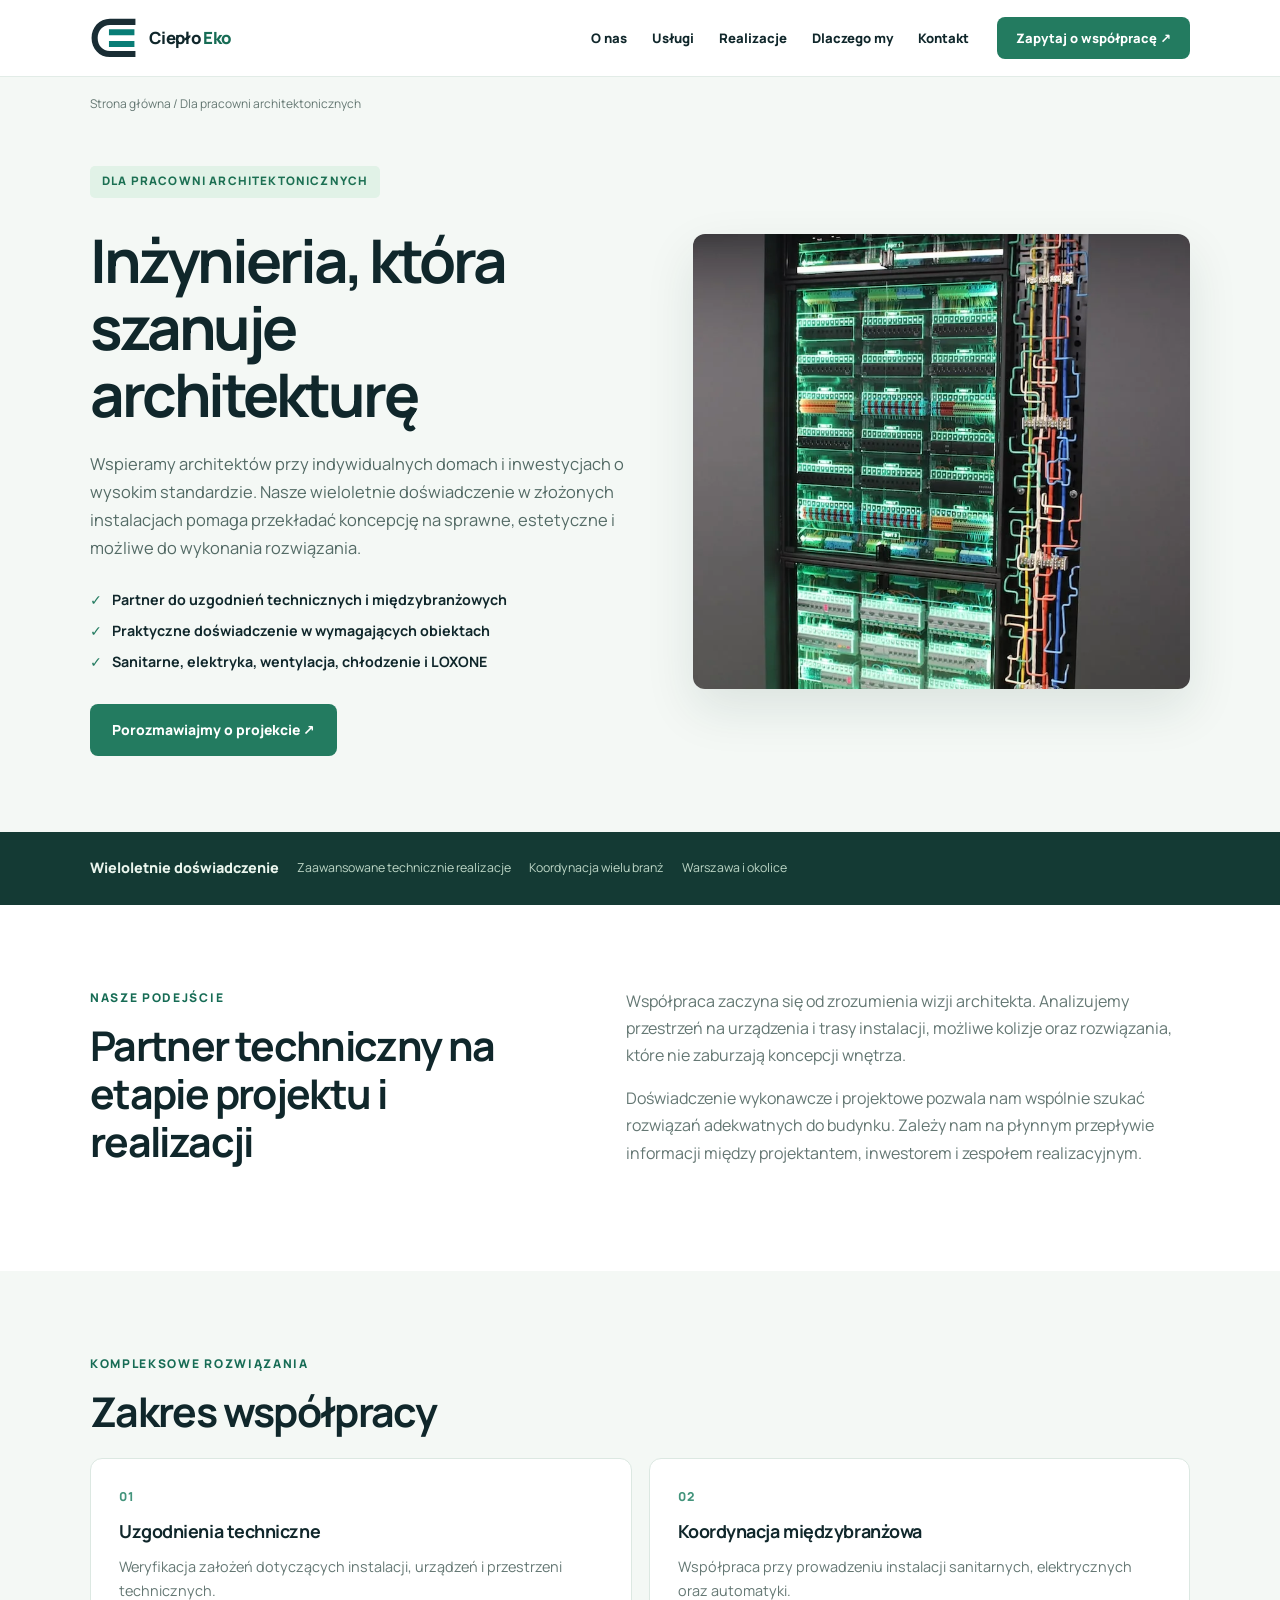
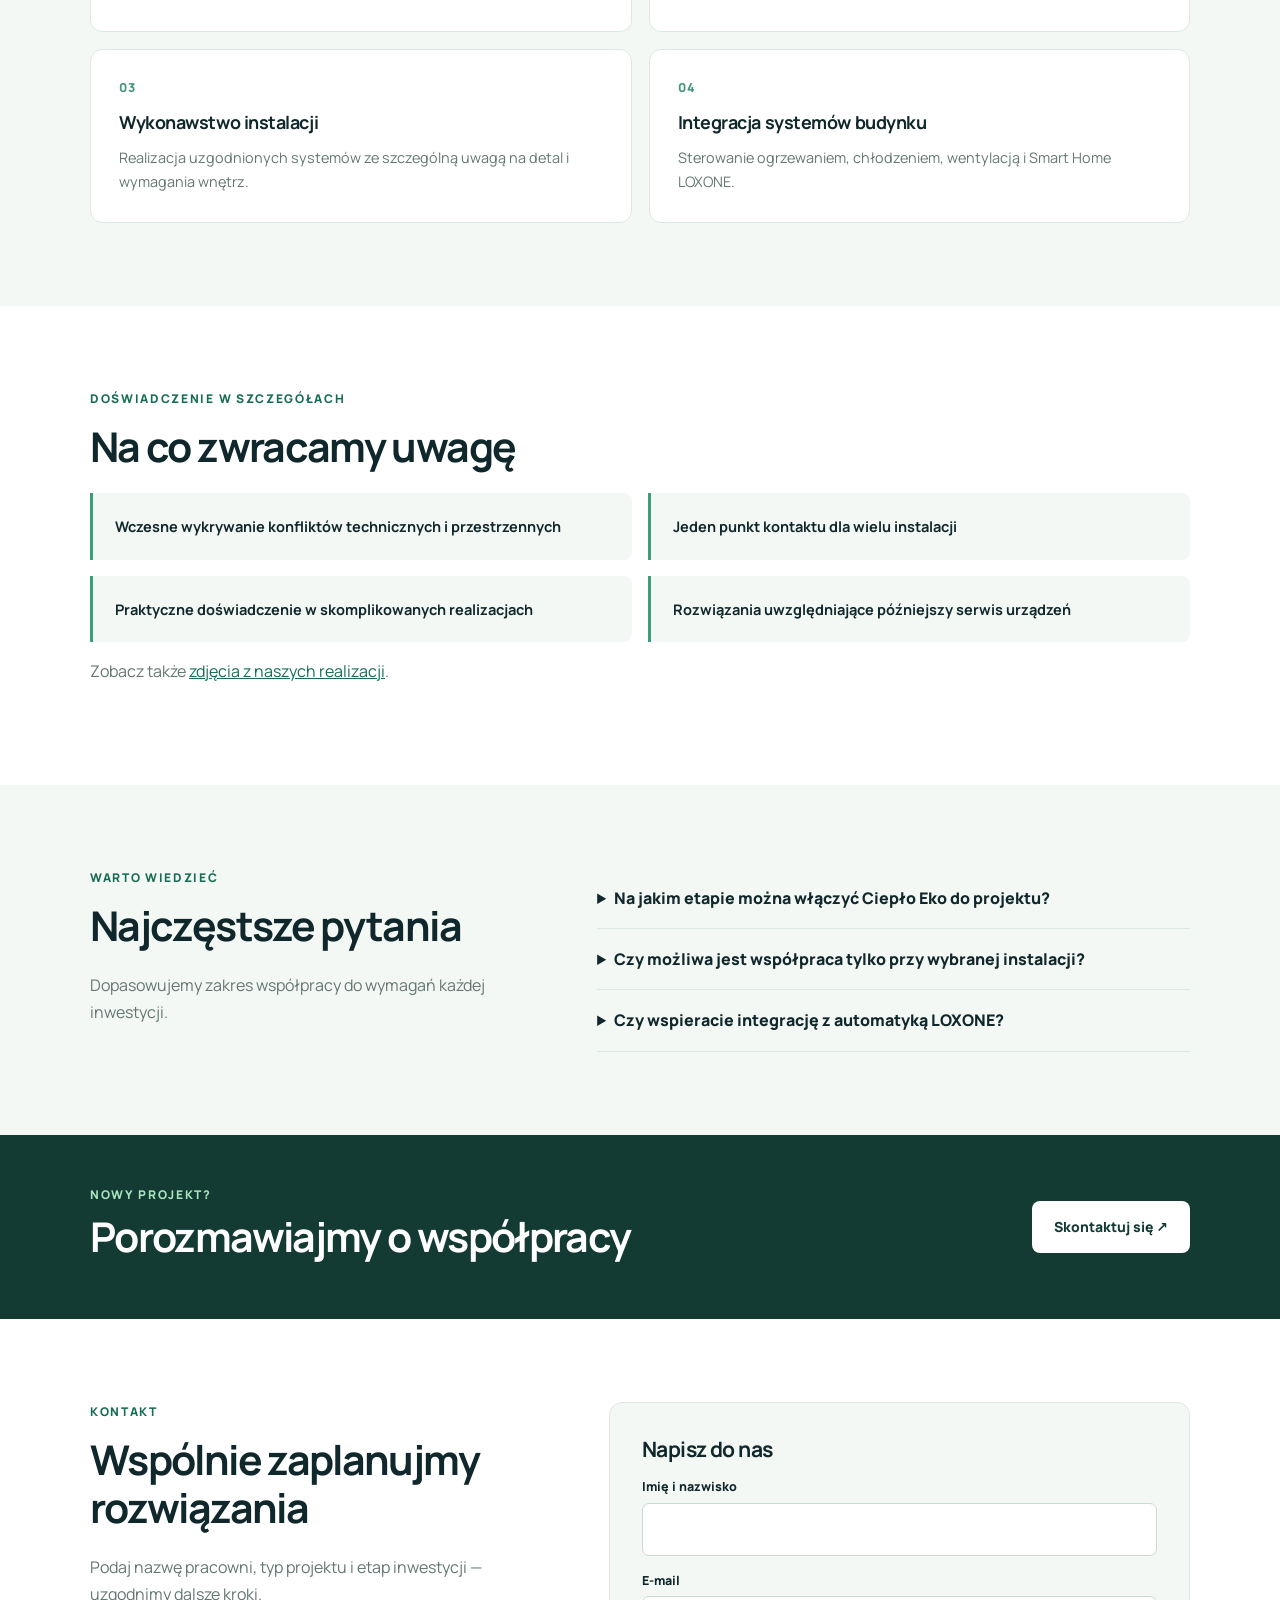
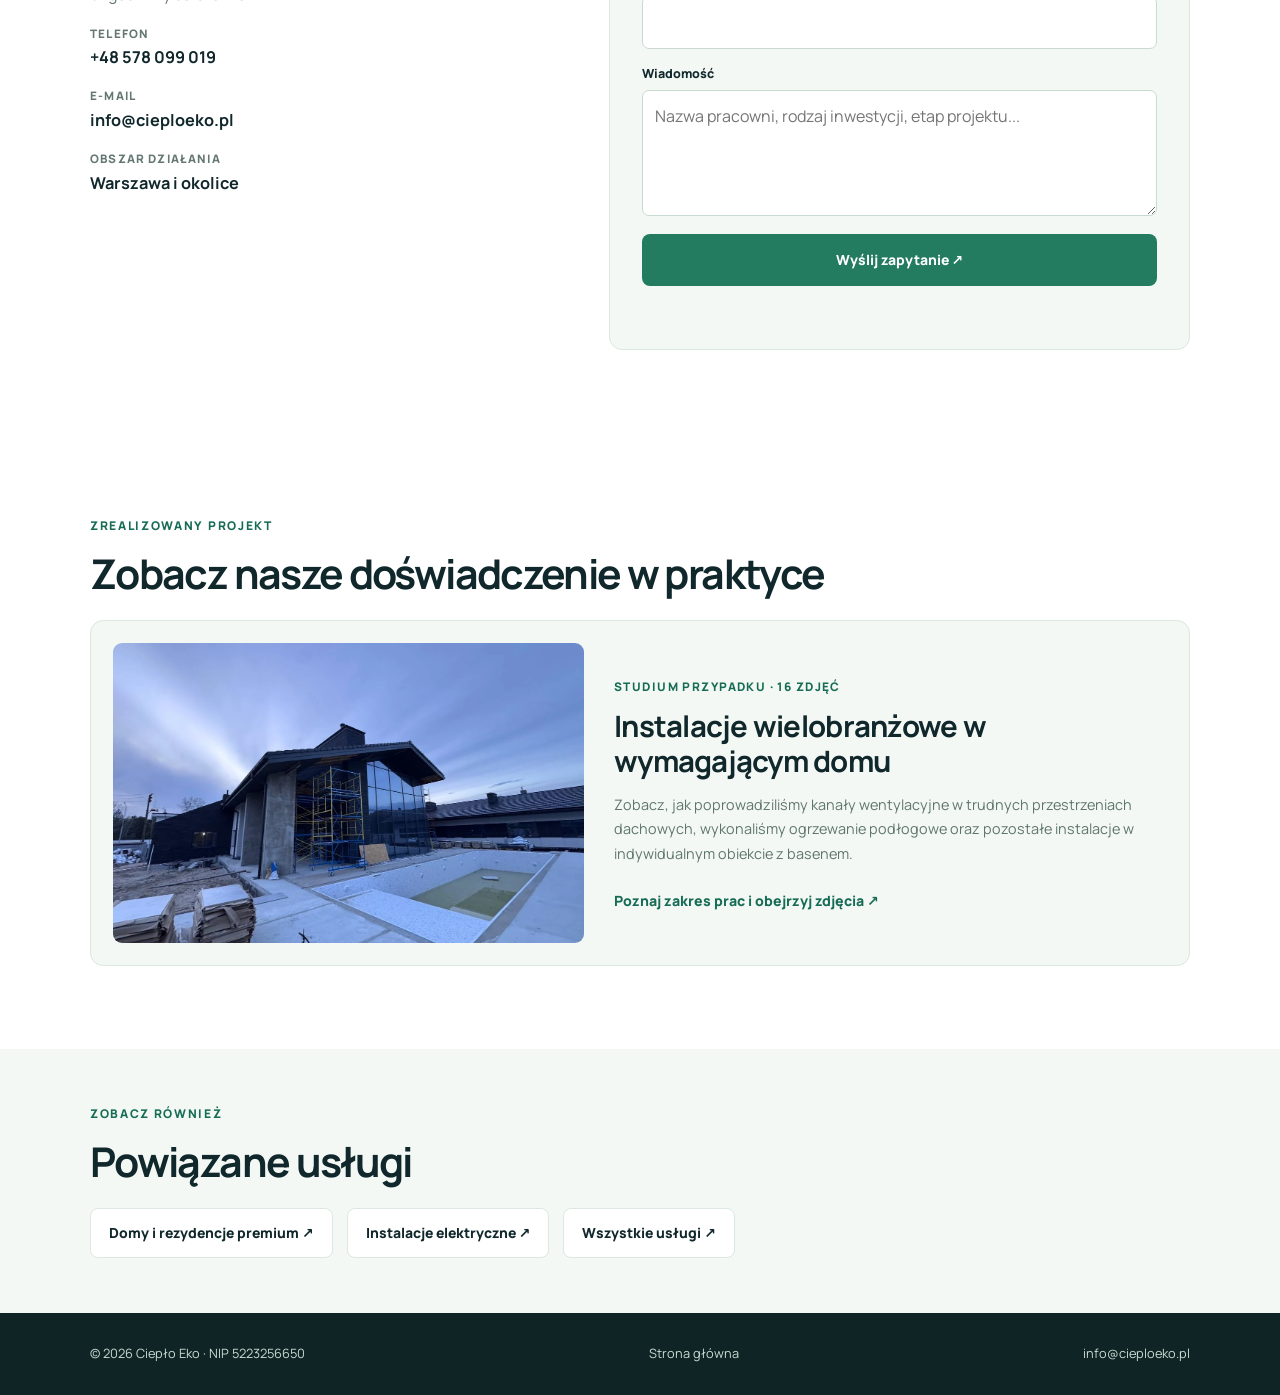
<file: dla-architektow/index.html>
<!DOCTYPE html>
<html lang="pl"><head>
<meta charset="UTF-8"><meta name="viewport" content="width=device-width, initial-scale=1"><meta name="theme-color" content="#143a34">
<title>Współpraca z architektami | Instalacje techniczne – Ciepło Eko Warszawa</title><meta name="description" content="Partner techniczny dla pracowni architektonicznych: instalacje sanitarne, elektryczne i automatyka w domach premium. Wieloletnie doświadczenie. Warszawa."><link rel="canonical" href="https://cieploeko.pl/dla-architektow/">
<meta property="og:type" content="website"><meta property="og:locale" content="pl_PL"><meta property="og:title" content="Współpraca z architektami | Instalacje techniczne – Ciepło Eko Warszawa"><meta property="og:description" content="Partner techniczny dla pracowni architektonicznych: instalacje sanitarne, elektryczne i automatyka w domach premium. Wieloletnie doświadczenie. Warszawa."><meta property="og:url" content="https://cieploeko.pl/dla-architektow/"><meta property="og:image" content="https://cieploeko.pl/assets/projects/automatyka-szafa-04.webp">
<link rel="icon" type="image/svg+xml" href="../assets/logo-new.svg"><link rel="apple-touch-icon" sizes="180x180" href="../assets/favicon-new-180.png">
<link rel="preconnect" href="https://fonts.googleapis.com"><link rel="preconnect" href="https://fonts.gstatic.com" crossorigin>
<link href="https://fonts.googleapis.com/css2?family=Manrope:wght@400;500;600;700;800&display=swap" rel="stylesheet">
<link rel="stylesheet" href="../assets/service-pages.css">
<style>.special-band{background:#143a34;color:#eaf5ed;padding:24px 0}.special-band .wrap{display:flex;align-items:center;gap:18px;flex-wrap:wrap}.special-band span{font-size:.9rem;font-weight:800}.special-band small{color:#bed7c7;font-size:.77rem}.hero .hero-photo{object-position:center}.audience{display:inline-block;background:#e1f2e7;color:#1c7053;padding:6px 12px;border-radius:5px;font-size:.73rem;font-weight:800;text-transform:uppercase;letter-spacing:.1em;margin-bottom:15px}.related a{transition:border-color .2s}</style>
<script type="application/ld+json">{"@context":"https://schema.org","@type":"WebPage","name":"Współpraca z architektami | Instalacje techniczne – Ciepło Eko Warszawa","url":"https://cieploeko.pl/dla-architektow/","about":{"@type":"Service","name":"Dla pracowni architektonicznych","provider":{"@type":"Organization","name":"Ciepło Eko","url":"https://cieploeko.pl/"}}}</script>
</head><body>
<header class="header"><div class="wrap"><a class="logo" href="../"><img src="../assets/logo-new.svg" alt="Ciepło Eko" width="47" height="47"><span>Ciepło <em>Eko</em></span></a>
<nav class="nav" aria-label="Menu główne"><a href="../#o-nas">O nas</a><a href="../#uslugi">Usługi</a><a href="../#realizacje">Realizacje</a><a href="../#why">Dlaczego my</a><a href="#kontakt">Kontakt</a></nav><a class="nav-cta" href="#kontakt">Zapytaj o współpracę ↗</a>
<button class="menu-toggle" type="button" aria-label="Otwórz menu" aria-expanded="false">☰</button></div></header>
<main><section class="hero"><div class="wrap"><nav class="crumb" aria-label="Ścieżka nawigacji"><a href="../">Strona główna</a> / Dla pracowni architektonicznych</nav>
<div class="hero-grid"><div><span class="audience">Dla pracowni architektonicznych</span><h1>Inżynieria, która szanuje architekturę</h1><p class="lead">Wspieramy architektów przy indywidualnych domach i inwestycjach o wysokim standardzie. Nasze wieloletnie doświadczenie w złożonych instalacjach pomaga przekładać koncepcję na sprawne, estetyczne i możliwe do wykonania rozwiązania.</p><ul class="check-list"><li>Partner do uzgodnień technicznych i międzybranżowych</li><li>Praktyczne doświadczenie w wymagających obiektach</li><li>Sanitarne, elektryka, wentylacja, chłodzenie i LOXONE</li></ul><a class="button" href="#kontakt">Porozmawiajmy o projekcie ↗</a></div>
<img class="hero-photo" src="../assets/projects/automatyka-szafa-04.webp" alt="Zaawansowana instalacja automatyki budynkowej" fetchpriority="high"></div></div></section>
<div class="special-band"><div class="wrap"><span>Wieloletnie doświadczenie</span><small>Zaawansowane technicznie realizacje</small><small>Koordynacja wielu branż</small><small>Warszawa i okolice</small></div></div>
<section class="section"><div class="wrap intro-grid"><div><span class="eyebrow">Nasze podejście</span><h2>Partner techniczny na etapie projektu i realizacji</h2></div><div><p>Współpraca zaczyna się od zrozumienia wizji architekta. Analizujemy przestrzeń na urządzenia i trasy instalacji, możliwe kolizje oraz rozwiązania, które nie zaburzają koncepcji wnętrza.</p><p>Doświadczenie wykonawcze i projektowe pozwala nam wspólnie szukać rozwiązań adekwatnych do budynku. Zależy nam na płynnym przepływie informacji między projektantem, inwestorem i zespołem realizacyjnym.</p></div></div></section>
<section class="section section-soft"><div class="wrap"><span class="eyebrow">Kompleksowe rozwiązania</span><h2>Zakres współpracy</h2><div class="feature-grid"><article class="feature"><span class="num">01</span><h3>Uzgodnienia techniczne</h3><p>Weryfikacja założeń dotyczących instalacji, urządzeń i przestrzeni technicznych.</p></article><article class="feature"><span class="num">02</span><h3>Koordynacja międzybranżowa</h3><p>Współpraca przy prowadzeniu instalacji sanitarnych, elektrycznych oraz automatyki.</p></article><article class="feature"><span class="num">03</span><h3>Wykonawstwo instalacji</h3><p>Realizacja uzgodnionych systemów ze szczególną uwagą na detal i wymagania wnętrz.</p></article><article class="feature"><span class="num">04</span><h3>Integracja systemów budynku</h3><p>Sterowanie ogrzewaniem, chłodzeniem, wentylacją i Smart Home LOXONE.</p></article></div></div></section>
<section class="section"><div class="wrap"><span class="eyebrow">Doświadczenie w szczegółach</span><h2>Na co zwracamy uwagę</h2><ul class="benefit-grid"><li>Wczesne wykrywanie konfliktów technicznych i przestrzennych</li><li>Jeden punkt kontaktu dla wielu instalacji</li><li>Praktyczne doświadczenie w skomplikowanych realizacjach</li><li>Rozwiązania uwzględniające późniejszy serwis urządzeń</li></ul><p class="text-muted">Zobacz także <a href="../#realizacje" style="color:#176c55;text-decoration:underline">zdjęcia z naszych realizacji</a>.</p></div></section>
<section class="section section-soft"><div class="wrap faq"><div><span class="eyebrow">Warto wiedzieć</span><h2>Najczęstsze pytania</h2><p class="text-muted">Dopasowujemy zakres współpracy do wymagań każdej inwestycji.</p></div><div><details><summary>Na jakim etapie można włączyć Ciepło Eko do projektu?</summary><p>Najlepiej na etapie koncepcji technicznej lub koordynacji branż, ale możemy także przeanalizować inwestycję przed rozpoczęciem prac wykonawczych.</p></details><details><summary>Czy możliwa jest współpraca tylko przy wybranej instalacji?</summary><p>Tak. Zakres uzgadniamy z pracownią i inwestorem; może obejmować pojedyncze instalacje albo szerszą koordynację.</p></details><details><summary>Czy wspieracie integrację z automatyką LOXONE?</summary><p>Tak, działamy jako autoryzowany instalator LOXONE. Integrację dobieramy do możliwości urządzeń i założeń projektu.</p></details></div></div></section>
<section class="cta-band"><div class="wrap"><div><span class="eyebrow">Nowy projekt?</span><h2>Porozmawiajmy o współpracy</h2></div><a class="button button-light" href="#kontakt">Skontaktuj się ↗</a></div></section>
<section class="section" id="kontakt"><div class="wrap contact"><div><span class="eyebrow">Kontakt</span><h2>Wspólnie zaplanujmy rozwiązania</h2><p class="text-muted">Podaj nazwę pracowni, typ projektu i etap inwestycji — uzgodnimy dalsze kroki.</p><div class="contact-list">
<div><small>Telefon</small><a href="tel:+48578099019"><strong>+48 578 099 019</strong></a></div><div><small>E-mail</small><a href="mailto:info@cieploeko.pl"><strong>info@cieploeko.pl</strong></a></div><div><small>Obszar działania</small><strong>Warszawa i okolice</strong></div>
</div></div><form id="service-contact" class="form" action="https://formspree.io/f/mandaqza" method="POST"><h3>Napisz do nas</h3>
<input type="hidden" name="service" value="Dla pracowni architektonicznych">
<label for="name">Imię i nazwisko</label><input id="name" name="name" required autocomplete="name" maxlength="120">
<label for="email">E-mail</label><input id="email" name="email" type="email" required autocomplete="email" maxlength="160">
<label for="message">Wiadomość</label><textarea id="message" name="message" required maxlength="5000" placeholder="Nazwa pracowni, rodzaj inwestycji, etap projektu..."></textarea>
<input type="text" name="_gotcha" autocomplete="off" tabindex="-1" aria-hidden="true" style="position:absolute;left:-9999px;width:1px;height:1px">
<button class="button" type="submit">Wyślij zapytanie ↗</button><p class="form-status" role="status" aria-live="polite"></p></form></div></section>
<section class="section" id="przyklad-realizacji"><div class="wrap"><span class="eyebrow">Zrealizowany projekt</span><h2>Zobacz nasze doświadczenie w praktyce</h2>
<div class="case-proof"><img src="../assets/portfolio/rezydencja-kompleksowe-instalacje/rezydencja-zewnatrz-01.webp" alt="Dom z basenem — realizacja instalacji Ciepło Eko" loading="lazy">
<div class="details"><span class="kicker">Studium przypadku · 16 zdjęć</span><h3>Instalacje wielobranżowe w wymagającym domu</h3><p>Zobacz, jak poprowadziliśmy kanały wentylacyjne w trudnych przestrzeniach dachowych, wykonaliśmy ogrzewanie podłogowe oraz pozostałe instalacje w indywidualnym obiekcie z basenem.</p><a href="../realizacje/rezydencja-instalacje-kompleksowe/">Poznaj zakres prac i obejrzyj zdjęcia ↗</a></div></div></div></section>
<section class="related"><div class="wrap"><span class="eyebrow">Zobacz również</span><h2>Powiązane usługi</h2><div class="related-links"><a href="../domy-rezydencje-premium/">Domy i rezydencje premium ↗</a><a href="../instalacje-elektryczne/">Instalacje elektryczne ↗</a><a href="../#uslugi">Wszystkie usługi ↗</a></div></div></section>
</main><footer><div class="wrap"><span>© <span data-year>2026</span> Ciepło Eko · NIP 5223256650</span><a href="../">Strona główna</a><a href="mailto:info@cieploeko.pl">info@cieploeko.pl</a></div></footer><script src="../assets/service-pages.js" defer></script>
</body></html>
</file>
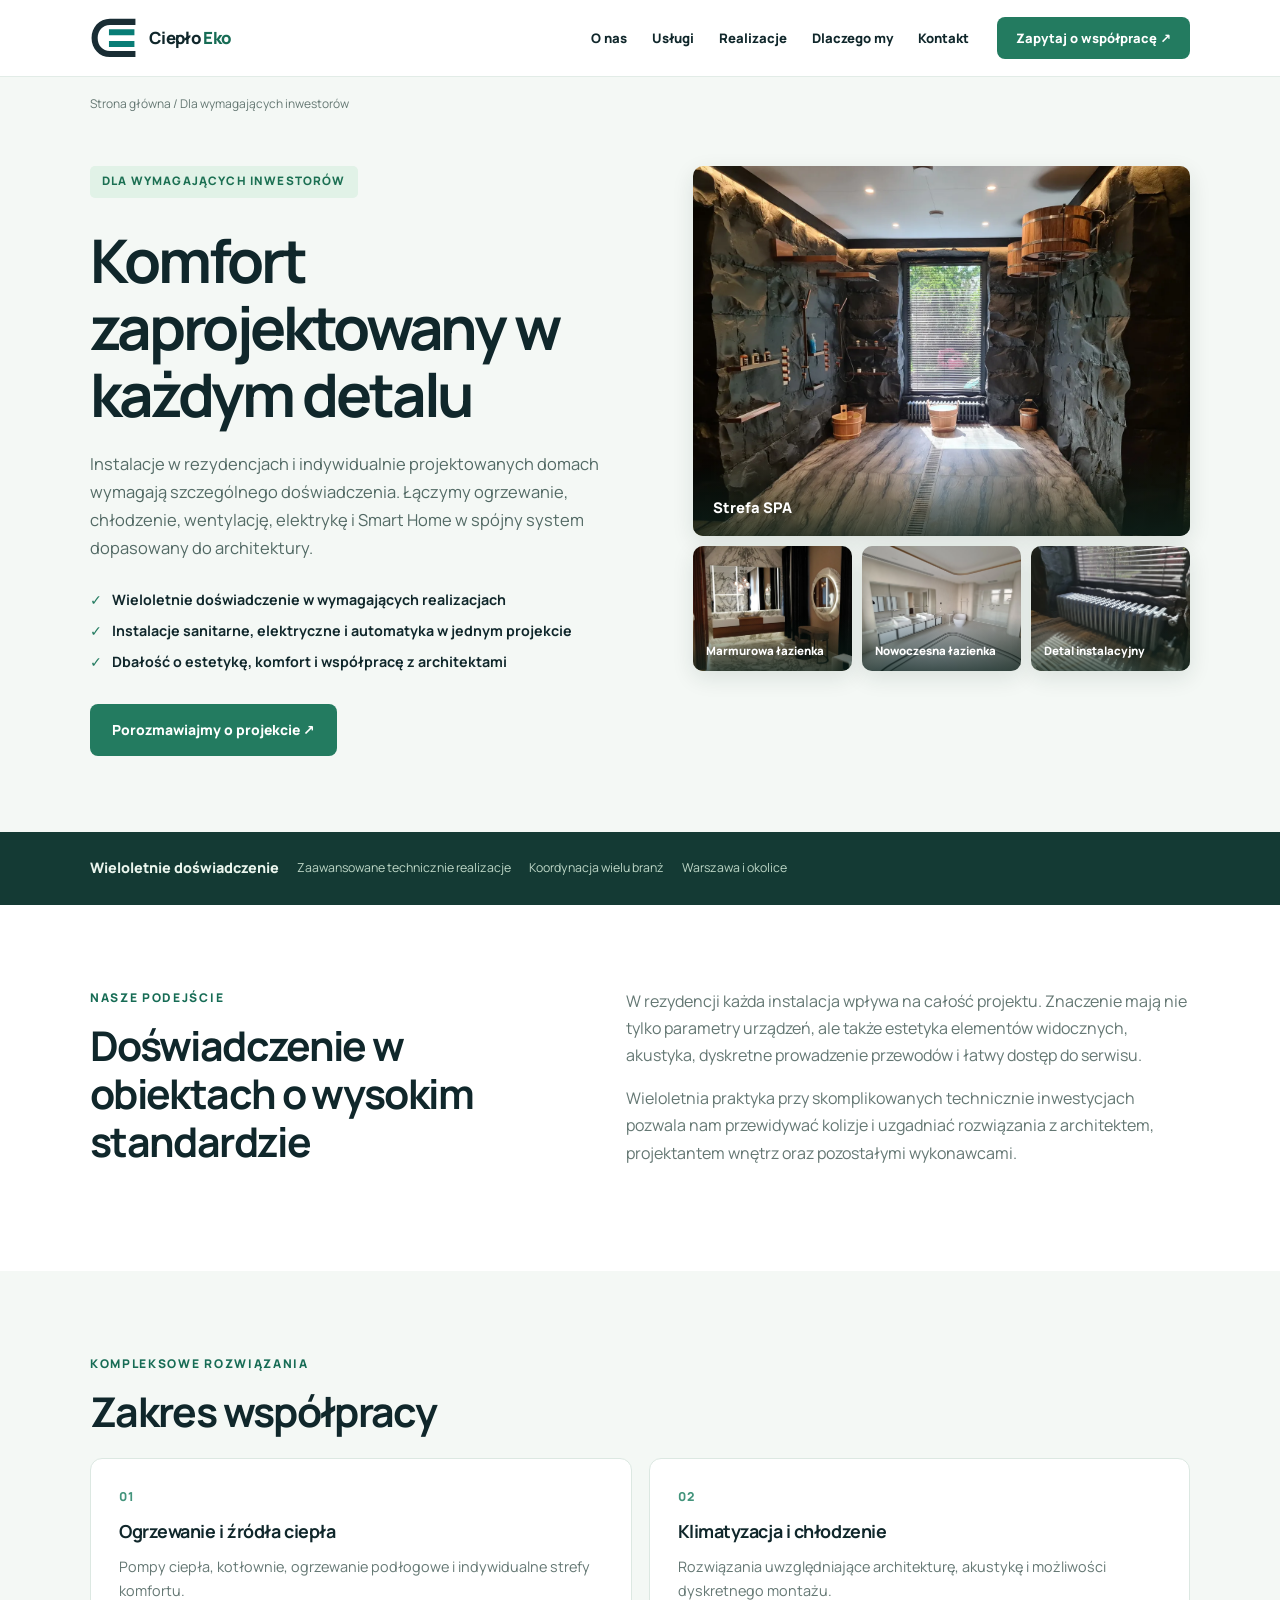
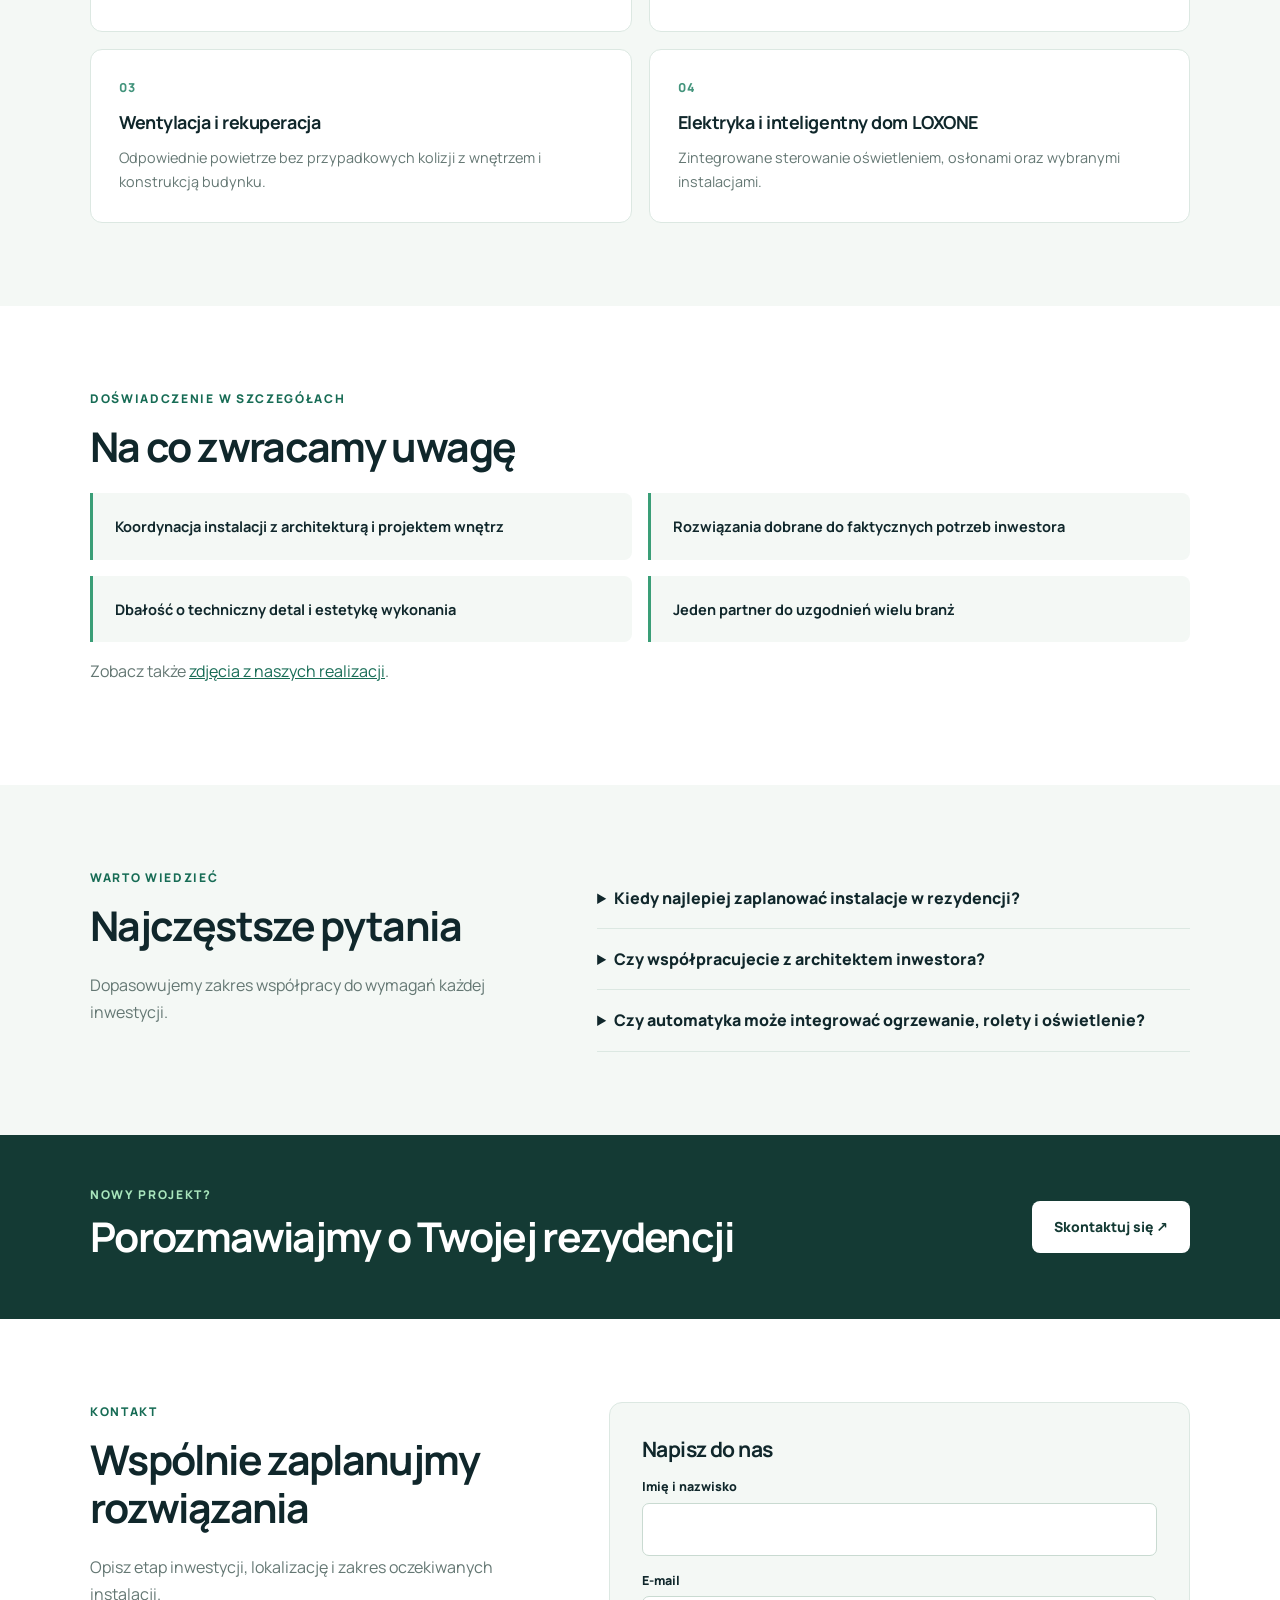
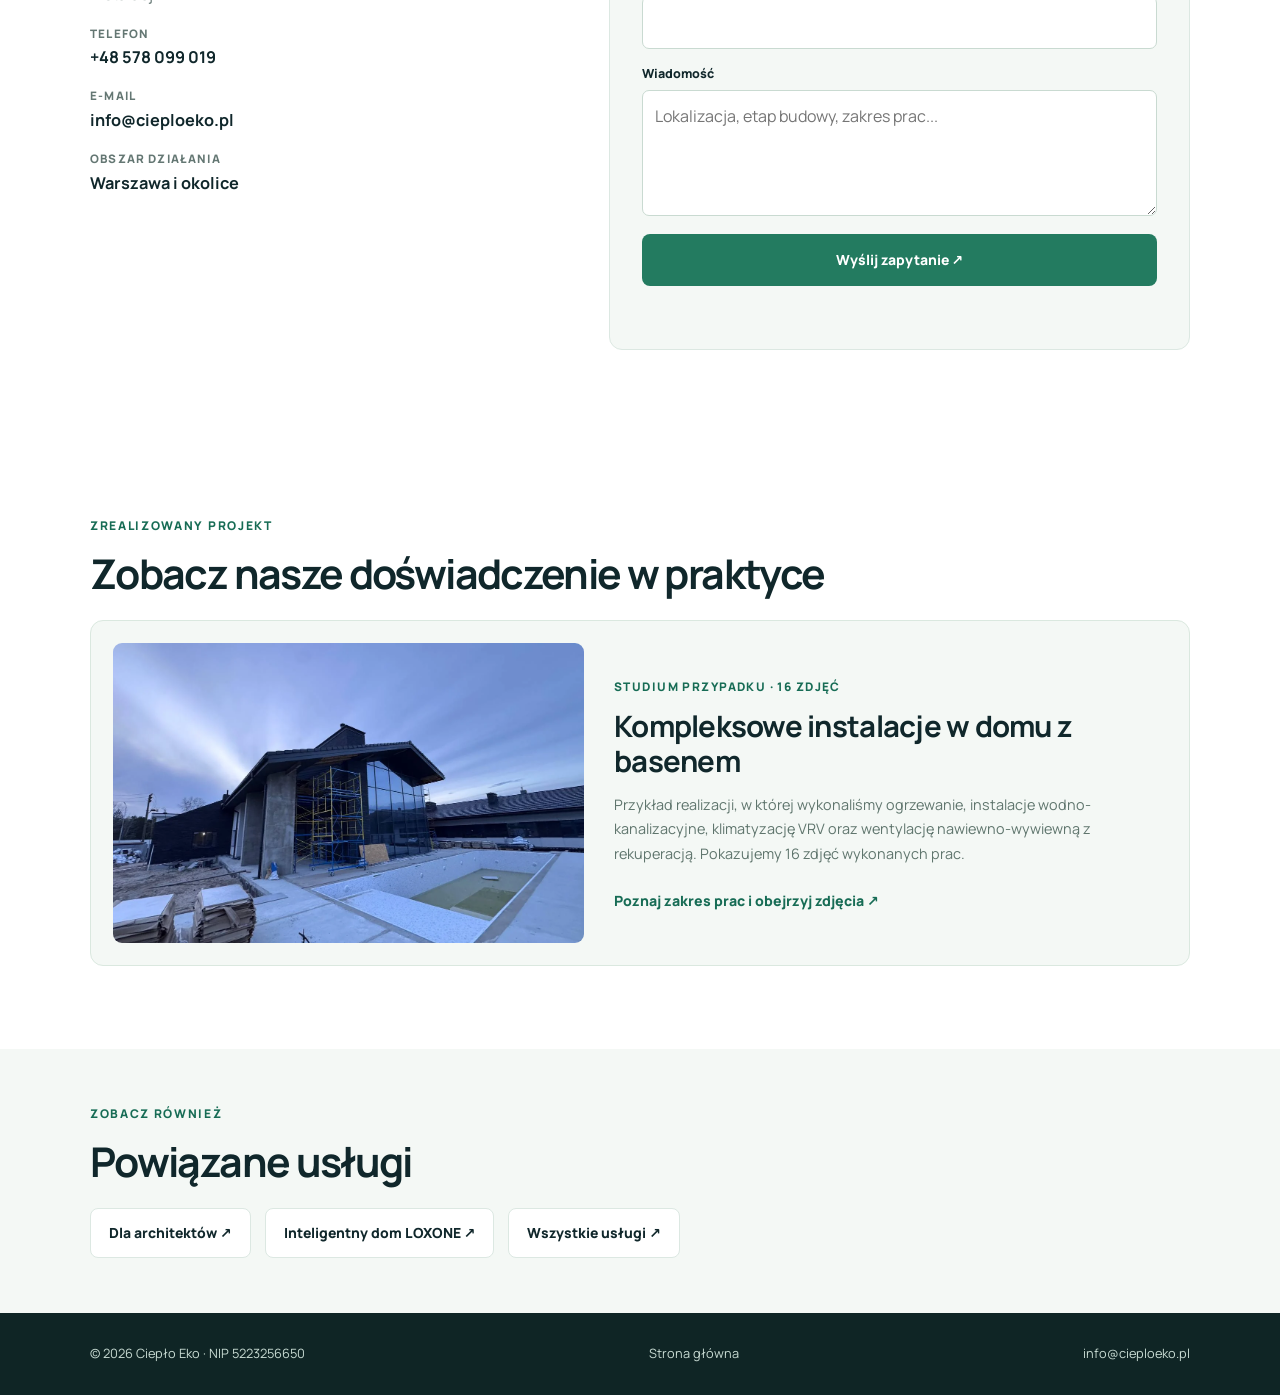
<file: domy-rezydencje-premium/index.html>
<!DOCTYPE html>
<html lang="pl"><head>
<meta charset="UTF-8"><meta name="viewport" content="width=device-width, initial-scale=1"><meta name="theme-color" content="#143a34">
<title>Instalacje dla rezydencji i domów premium | Warszawa – Ciepło Eko</title><meta name="description" content="Kompleksowe instalacje techniczne dla rezydencji, willi i domów premium. Wieloletnie doświadczenie, precyzyjne wykonanie, LOXONE. Warszawa i okolice."><link rel="canonical" href="https://cieploeko.pl/domy-rezydencje-premium/">
<meta property="og:type" content="website"><meta property="og:locale" content="pl_PL"><meta property="og:title" content="Instalacje dla rezydencji i domów premium | Warszawa – Ciepło Eko"><meta property="og:description" content="Kompleksowe instalacje techniczne dla rezydencji, willi i domów premium. Wieloletnie doświadczenie, precyzyjne wykonanie, LOXONE. Warszawa i okolice."><meta property="og:url" content="https://cieploeko.pl/domy-rezydencje-premium/"><meta property="og:image" content="https://cieploeko.pl/assets/projects/lazienka-wanna.webp">
<link rel="icon" type="image/svg+xml" href="../assets/logo-new.svg"><link rel="apple-touch-icon" sizes="180x180" href="../assets/favicon-new-180.png">
<link rel="preconnect" href="https://fonts.googleapis.com"><link rel="preconnect" href="https://fonts.gstatic.com" crossorigin>
<link href="https://fonts.googleapis.com/css2?family=Manrope:wght@400;500;600;700;800&display=swap" rel="stylesheet">
<link rel="stylesheet" href="../assets/service-pages.css">
<style>.special-band{background:#143a34;color:#eaf5ed;padding:24px 0}.special-band .wrap{display:flex;align-items:center;gap:18px;flex-wrap:wrap}.special-band span{font-size:.9rem;font-weight:800}.special-band small{color:#bed7c7;font-size:.77rem}.hero .hero-photo{object-position:center}.audience{display:inline-block;background:#e1f2e7;color:#1c7053;padding:6px 12px;border-radius:5px;font-size:.73rem;font-weight:800;text-transform:uppercase;letter-spacing:.1em;margin-bottom:15px}.related a{transition:border-color .2s}
/* Indywidualna galeria: duże zdjęcie + trzy szczegóły */
.premium-hero-gallery{display:grid;grid-template-rows:minmax(0,1fr) 125px;gap:10px;min-width:0;align-self:stretch;height:505px}
.premium-mini-gallery{display:grid;grid-template-columns:repeat(3,minmax(0,1fr));gap:10px;min-height:0}
.premium-gallery-photo{position:relative;display:block;width:100%;height:100%;min-width:0;min-height:0;padding:0;overflow:hidden;cursor:zoom-in;border:0;border-radius:10px;background:#dce9e0;box-shadow:0 7px 22px #0e2e241c}
.premium-gallery-photo img{width:100%;height:100%;object-fit:cover;display:block;transition:transform .35s ease}
.premium-gallery-photo:hover img{transform:scale(1.055)}
.premium-gallery-photo span{position:absolute;left:0;right:0;bottom:0;text-align:left;padding:25px 13px 11px;background:linear-gradient(transparent,#0c231db8);color:white;font-size:.72rem;font-weight:800}
.premium-gallery-photo.is-main span{font-size:.92rem;padding:37px 20px 16px}
.premium-gallery-photo:focus-visible{outline:3px solid #47ae7d;outline-offset:3px}
.premium-lightbox{inset:0;position:fixed;max-width:100vw;width:100vw;height:100vh;max-height:100vh;border:0;padding:15px;background:#0d191b;color:white;margin:0}
.premium-lightbox::backdrop{background:#050c0bed}
.premium-lightbox-top{max-width:1050px;margin:0 auto 12px;display:flex;justify-content:space-between;align-items:center;gap:10px;font-size:.85rem;font-weight:800;color:#e4f0e7}
.premium-lightbox button{border:0;border-radius:50%;width:44px;height:44px;flex:none;background:#ffffff23;color:white;font-size:1.65rem;cursor:pointer}
.premium-lightbox button:hover{background:#ffffff40}
.premium-lightbox-stage{display:flex;align-items:center;justify-content:center;gap:12px;max-height:calc(100vh - 138px)}
.premium-lightbox-stage img{max-width:min(calc(100vw - 160px),1080px);max-height:calc(100vh - 147px);object-fit:contain;width:auto;height:auto}
.premium-lightbox-counter{text-align:center;font-size:.78rem;color:#d3e2dc;margin:7px 0}
@media(max-width:1100px){.premium-hero-gallery{height:460px;grid-template-rows:minmax(0,1fr) 110px}}
@media(max-width:750px){.premium-hero-gallery{order:2;height:425px;grid-template-rows:minmax(0,1fr) 105px}.premium-gallery-photo span{font-size:.65rem;padding:23px 10px 9px}}
@media(max-width:500px){.premium-hero-gallery{height:360px;grid-template-rows:minmax(0,1fr) 87px;gap:7px}.premium-mini-gallery{gap:7px}.premium-gallery-photo{border-radius:7px}.premium-gallery-photo span{font-size:.59rem;padding:20px 7px 7px}.premium-gallery-photo.is-main span{font-size:.79rem;padding:24px 13px 11px}.premium-lightbox-stage{gap:3px}.premium-lightbox-stage img{max-width:calc(100vw - 102px)}.premium-lightbox button{width:40px;height:40px}}
@media(prefers-reduced-motion:reduce){.premium-gallery-photo img{transition:none}}
</style>
<script type="application/ld+json">{"@context":"https://schema.org","@type":"WebPage","name":"Instalacje dla rezydencji i domów premium | Warszawa – Ciepło Eko","url":"https://cieploeko.pl/domy-rezydencje-premium/","about":{"@type":"Service","name":"Dla wymagających inwestorów","provider":{"@type":"Organization","name":"Ciepło Eko","url":"https://cieploeko.pl/"}}}</script>
</head><body>
<header class="header"><div class="wrap"><a class="logo" href="../"><img src="../assets/logo-new.svg" alt="Ciepło Eko" width="47" height="47"><span>Ciepło <em>Eko</em></span></a>
<nav class="nav" aria-label="Menu główne"><a href="../#o-nas">O nas</a><a href="../#uslugi">Usługi</a><a href="../#realizacje">Realizacje</a><a href="../#why">Dlaczego my</a><a href="#kontakt">Kontakt</a></nav><a class="nav-cta" href="#kontakt">Zapytaj o współpracę ↗</a>
<button class="menu-toggle" type="button" aria-label="Otwórz menu" aria-expanded="false">☰</button></div></header>
<main><section class="hero"><div class="wrap"><nav class="crumb" aria-label="Ścieżka nawigacji"><a href="../">Strona główna</a> / Dla wymagających inwestorów</nav>
<div class="hero-grid"><div><span class="audience">Dla wymagających inwestorów</span><h1>Komfort zaprojektowany w każdym detalu</h1><p class="lead">Instalacje w rezydencjach i indywidualnie projektowanych domach wymagają szczególnego doświadczenia. Łączymy ogrzewanie, chłodzenie, wentylację, elektrykę i Smart Home w spójny system dopasowany do architektury.</p><ul class="check-list"><li>Wieloletnie doświadczenie w wymagających realizacjach</li><li>Instalacje sanitarne, elektryczne i automatyka w jednym projekcie</li><li>Dbałość o estetykę, komfort i współpracę z architektami</li></ul><a class="button" href="#kontakt">Porozmawiajmy o projekcie ↗</a></div>
<div class="premium-hero-gallery" aria-label="Przykłady realizacji premium">
  <button type="button" class="premium-gallery-photo is-main" data-gallery-index="0" aria-label="Powiększ: Strefa SPA">
  <img src="../assets/premium/spa-dark-room.webp" onerror="this.onerror=null;this.src='../assets/projects/lazienka-prysznic.webp'" alt="Strefa SPA z kamiennymi ścianami i drewnianymi elementami" fetchpriority="high">
  <span>Strefa SPA</span>
</button>
  <div class="premium-mini-gallery"><button type="button" class="premium-gallery-photo" data-gallery-index="1" aria-label="Powiększ: Marmurowa łazienka">
  <img src="../assets/premium/marble-bathroom.webp" onerror="this.onerror=null;this.src='../assets/projects/lazienka-umywalki.webp'" alt="Łazienka wykończona marmurem i oświetleniem dekoracyjnym" loading="lazy">
  <span>Marmurowa łazienka</span>
</button>
<button type="button" class="premium-gallery-photo" data-gallery-index="2" aria-label="Powiększ: Nowoczesna łazienka">
  <img src="../assets/premium/white-bathroom.webp" onerror="this.onerror=null;this.src='../assets/projects/lazienka-wanna.webp'" alt="Jasna łazienka z wolnostojącą wanną i dyskretną wentylacją" loading="lazy">
  <span>Nowoczesna łazienka</span>
</button>
<button type="button" class="premium-gallery-photo" data-gallery-index="3" aria-label="Powiększ: Detal instalacyjny">
  <img src="../assets/premium/radiator-detail.webp" onerror="this.onerror=null;this.src='../assets/projects/grzejnik-kanalowy.webp'" alt="Żeliwny grzejnik w strefie SPA — detal instalacji ogrzewania" loading="lazy">
  <span>Detal instalacyjny</span>
</button></div>
</div></div></div></section>
<div class="special-band"><div class="wrap"><span>Wieloletnie doświadczenie</span><small>Zaawansowane technicznie realizacje</small><small>Koordynacja wielu branż</small><small>Warszawa i okolice</small></div></div>
<section class="section"><div class="wrap intro-grid"><div><span class="eyebrow">Nasze podejście</span><h2>Doświadczenie w obiektach o wysokim standardzie</h2></div><div><p>W rezydencji każda instalacja wpływa na całość projektu. Znaczenie mają nie tylko parametry urządzeń, ale także estetyka elementów widocznych, akustyka, dyskretne prowadzenie przewodów i łatwy dostęp do serwisu.</p><p>Wieloletnia praktyka przy skomplikowanych technicznie inwestycjach pozwala nam przewidywać kolizje i uzgadniać rozwiązania z architektem, projektantem wnętrz oraz pozostałymi wykonawcami.</p></div></div></section>
<section class="section section-soft"><div class="wrap"><span class="eyebrow">Kompleksowe rozwiązania</span><h2>Zakres współpracy</h2><div class="feature-grid"><article class="feature"><span class="num">01</span><h3>Ogrzewanie i źródła ciepła</h3><p>Pompy ciepła, kotłownie, ogrzewanie podłogowe i indywidualne strefy komfortu.</p></article><article class="feature"><span class="num">02</span><h3>Klimatyzacja i chłodzenie</h3><p>Rozwiązania uwzględniające architekturę, akustykę i możliwości dyskretnego montażu.</p></article><article class="feature"><span class="num">03</span><h3>Wentylacja i rekuperacja</h3><p>Odpowiednie powietrze bez przypadkowych kolizji z wnętrzem i konstrukcją budynku.</p></article><article class="feature"><span class="num">04</span><h3>Elektryka i inteligentny dom LOXONE</h3><p>Zintegrowane sterowanie oświetleniem, osłonami oraz wybranymi instalacjami.</p></article></div></div></section>
<section class="section"><div class="wrap"><span class="eyebrow">Doświadczenie w szczegółach</span><h2>Na co zwracamy uwagę</h2><ul class="benefit-grid"><li>Koordynacja instalacji z architekturą i projektem wnętrz</li><li>Rozwiązania dobrane do faktycznych potrzeb inwestora</li><li>Dbałość o techniczny detal i estetykę wykonania</li><li>Jeden partner do uzgodnień wielu branż</li></ul><p class="text-muted">Zobacz także <a href="../#realizacje" style="color:#176c55;text-decoration:underline">zdjęcia z naszych realizacji</a>.</p></div></section>
<section class="section section-soft"><div class="wrap faq"><div><span class="eyebrow">Warto wiedzieć</span><h2>Najczęstsze pytania</h2><p class="text-muted">Dopasowujemy zakres współpracy do wymagań każdej inwestycji.</p></div><div><details><summary>Kiedy najlepiej zaplanować instalacje w rezydencji?</summary><p>Warto rozpocząć uzgodnienia przed wykonaniem instalacji oraz przed ostatecznymi decyzjami dotyczącymi zabudowy. Ułatwia to koordynację przestrzeni technicznych.</p></details><details><summary>Czy współpracujecie z architektem inwestora?</summary><p>Tak. Możemy uzgadniać rozwiązania z pracownią architektoniczną i projektantem wnętrz w ramach wspólnie ustalonego zakresu.</p></details><details><summary>Czy automatyka może integrować ogrzewanie, rolety i oświetlenie?</summary><p>Tak, dobór funkcji zależy od urządzeń i interfejsów. Jako autoryzowany instalator LOXONE planujemy integrację z uwzględnieniem konkretnej inwestycji.</p></details></div></div></section>
<section class="cta-band"><div class="wrap"><div><span class="eyebrow">Nowy projekt?</span><h2>Porozmawiajmy o Twojej rezydencji</h2></div><a class="button button-light" href="#kontakt">Skontaktuj się ↗</a></div></section>
<section class="section" id="kontakt"><div class="wrap contact"><div><span class="eyebrow">Kontakt</span><h2>Wspólnie zaplanujmy rozwiązania</h2><p class="text-muted">Opisz etap inwestycji, lokalizację i zakres oczekiwanych instalacji.</p><div class="contact-list">
<div><small>Telefon</small><a href="tel:+48578099019"><strong>+48 578 099 019</strong></a></div><div><small>E-mail</small><a href="mailto:info@cieploeko.pl"><strong>info@cieploeko.pl</strong></a></div><div><small>Obszar działania</small><strong>Warszawa i okolice</strong></div>
</div></div><form id="service-contact" class="form" action="https://formspree.io/f/mandaqza" method="POST"><h3>Napisz do nas</h3>
<input type="hidden" name="service" value="Dla wymagających inwestorów">
<label for="name">Imię i nazwisko</label><input id="name" name="name" required autocomplete="name" maxlength="120">
<label for="email">E-mail</label><input id="email" name="email" type="email" required autocomplete="email" maxlength="160">
<label for="message">Wiadomość</label><textarea id="message" name="message" required maxlength="5000" placeholder="Lokalizacja, etap budowy, zakres prac..."></textarea>
<input type="text" name="_gotcha" autocomplete="off" tabindex="-1" aria-hidden="true" style="position:absolute;left:-9999px;width:1px;height:1px">
<button class="button" type="submit">Wyślij zapytanie ↗</button><p class="form-status" role="status" aria-live="polite"></p></form></div></section>
<section class="section" id="przyklad-realizacji"><div class="wrap"><span class="eyebrow">Zrealizowany projekt</span><h2>Zobacz nasze doświadczenie w praktyce</h2>
<div class="case-proof"><img src="../assets/portfolio/rezydencja-kompleksowe-instalacje/rezydencja-zewnatrz-01.webp" alt="Dom z basenem — realizacja instalacji Ciepło Eko" loading="lazy">
<div class="details"><span class="kicker">Studium przypadku · 16 zdjęć</span><h3>Kompleksowe instalacje w domu z basenem</h3><p>Przykład realizacji, w której wykonaliśmy ogrzewanie, instalacje wodno-kanalizacyjne, klimatyzację VRV oraz wentylację nawiewno-wywiewną z rekuperacją. Pokazujemy 16 zdjęć wykonanych prac.</p><a href="../realizacje/rezydencja-instalacje-kompleksowe/">Poznaj zakres prac i obejrzyj zdjęcia ↗</a></div></div></div></section>
<section class="related"><div class="wrap"><span class="eyebrow">Zobacz również</span><h2>Powiązane usługi</h2><div class="related-links"><a href="../dla-architektow/">Dla architektów ↗</a><a href="../inteligentny-dom-loxone/">Inteligentny dom LOXONE ↗</a><a href="../#uslugi">Wszystkie usługi ↗</a></div></div></section>
</main><footer><div class="wrap"><span>© <span data-year>2026</span> Ciepło Eko · NIP 5223256650</span><a href="../">Strona główna</a><a href="mailto:info@cieploeko.pl">info@cieploeko.pl</a></div></footer><dialog id="premium-lightbox" class="premium-lightbox" aria-label="Galeria realizacji premium">
  <div class="premium-lightbox-top"><span id="premium-lightbox-title">Realizacja premium</span><button class="premium-close" type="button" aria-label="Zamknij">×</button></div>
  <div class="premium-lightbox-stage"><button class="premium-prev" type="button" aria-label="Poprzednie zdjęcie">‹</button><img id="premium-lightbox-image" alt=""><button class="premium-next" type="button" aria-label="Następne zdjęcie">›</button></div>
  <p class="premium-lightbox-counter" id="premium-lightbox-counter"></p>
</dialog><script>
(()=>{const cards=[...document.querySelectorAll('.premium-gallery-photo')];const dlg=document.getElementById('premium-lightbox');const img=document.getElementById('premium-lightbox-image');const label=document.getElementById('premium-lightbox-title');const counter=document.getElementById('premium-lightbox-counter');let current=0;
function show(){current=(current+cards.length)%cards.length;const source=cards[current].querySelector('img');img.src=source.currentSrc||source.src;img.alt=source.alt;label.textContent=source.alt;counter.textContent=(current+1)+' / '+cards.length}
cards.forEach((card,i)=>card.addEventListener('click',()=>{current=i;show();if(!dlg.open)dlg.showModal()}));
dlg.querySelector('.premium-close').addEventListener('click',()=>dlg.close());
dlg.querySelector('.premium-prev').addEventListener('click',()=>{current--;show()});
dlg.querySelector('.premium-next').addEventListener('click',()=>{current++;show()});
dlg.addEventListener('keydown',e=>{if(e.key==='ArrowLeft'){e.preventDefault();current--;show()}if(e.key==='ArrowRight'){e.preventDefault();current++;show()}});
dlg.addEventListener('click',e=>{if(e.target===dlg)dlg.close()})})();
</script><script src="../assets/service-pages.js" defer></script>
</body></html>
</file>
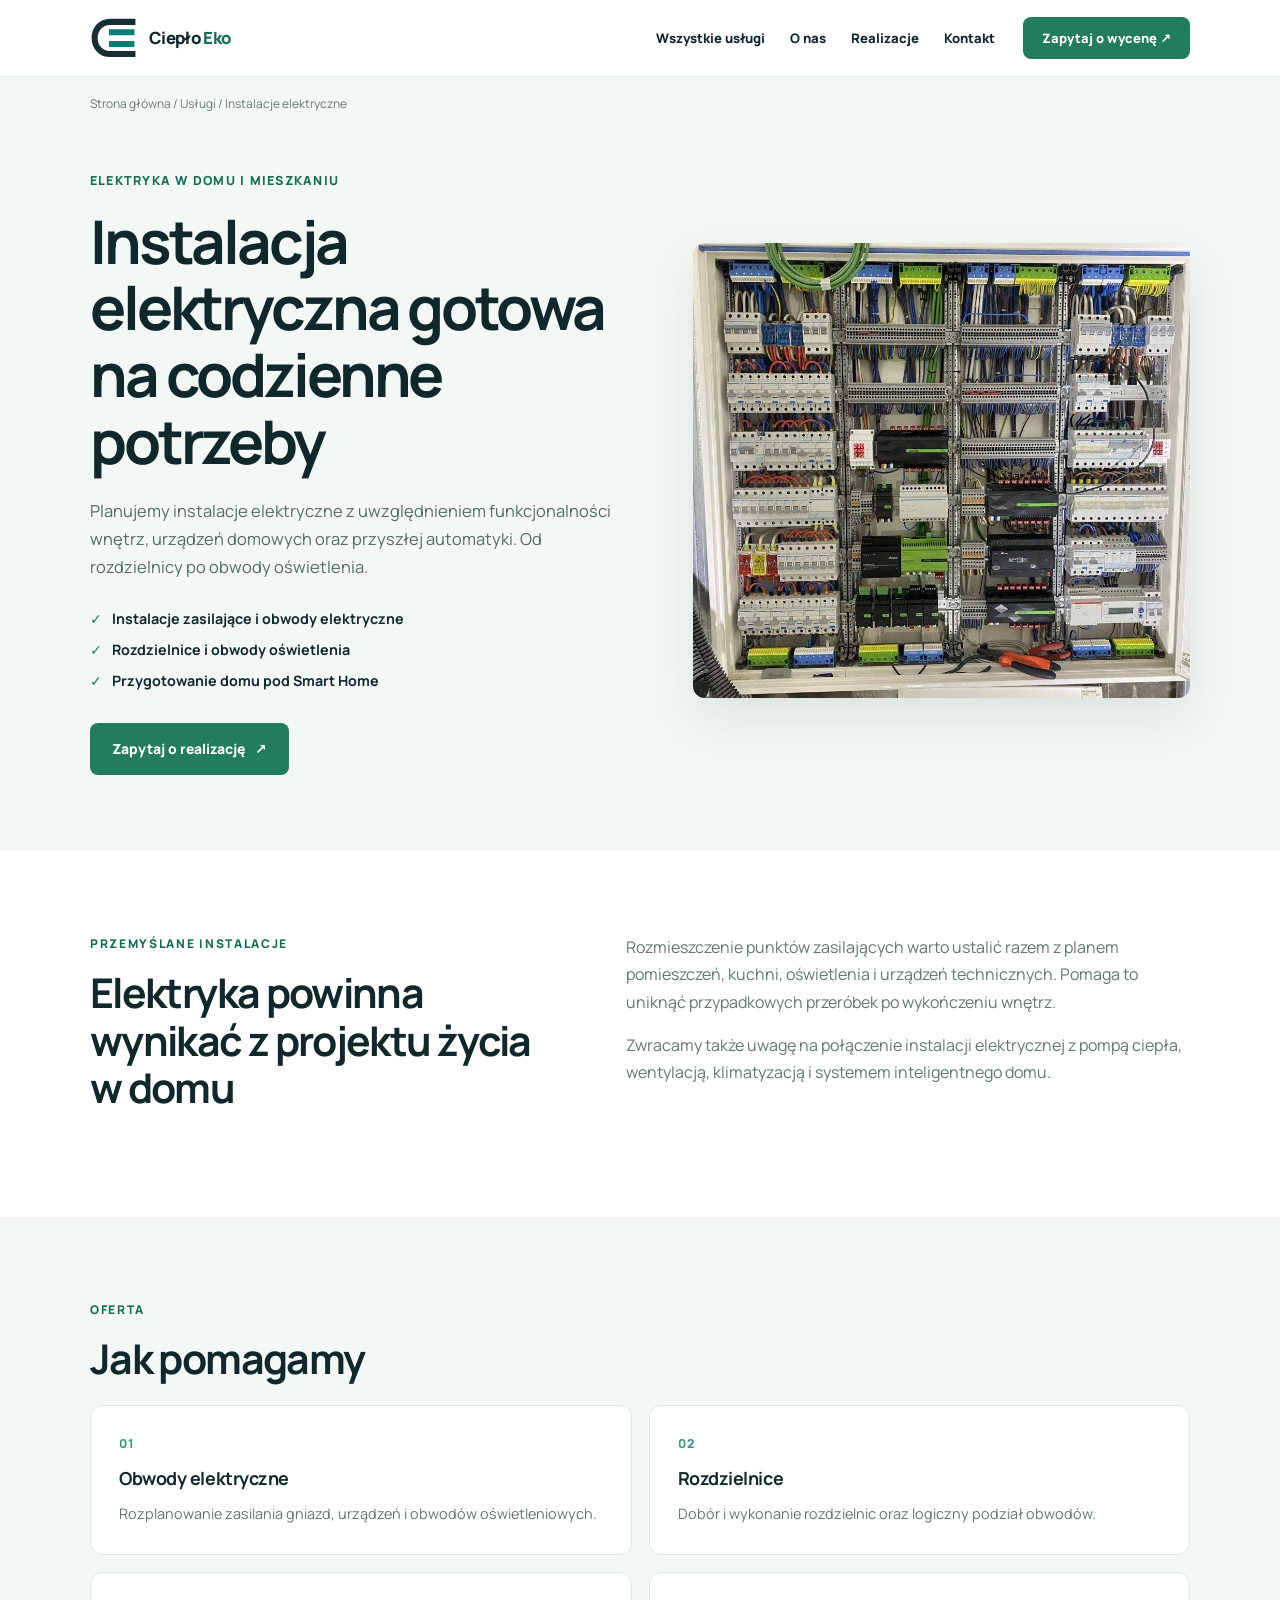
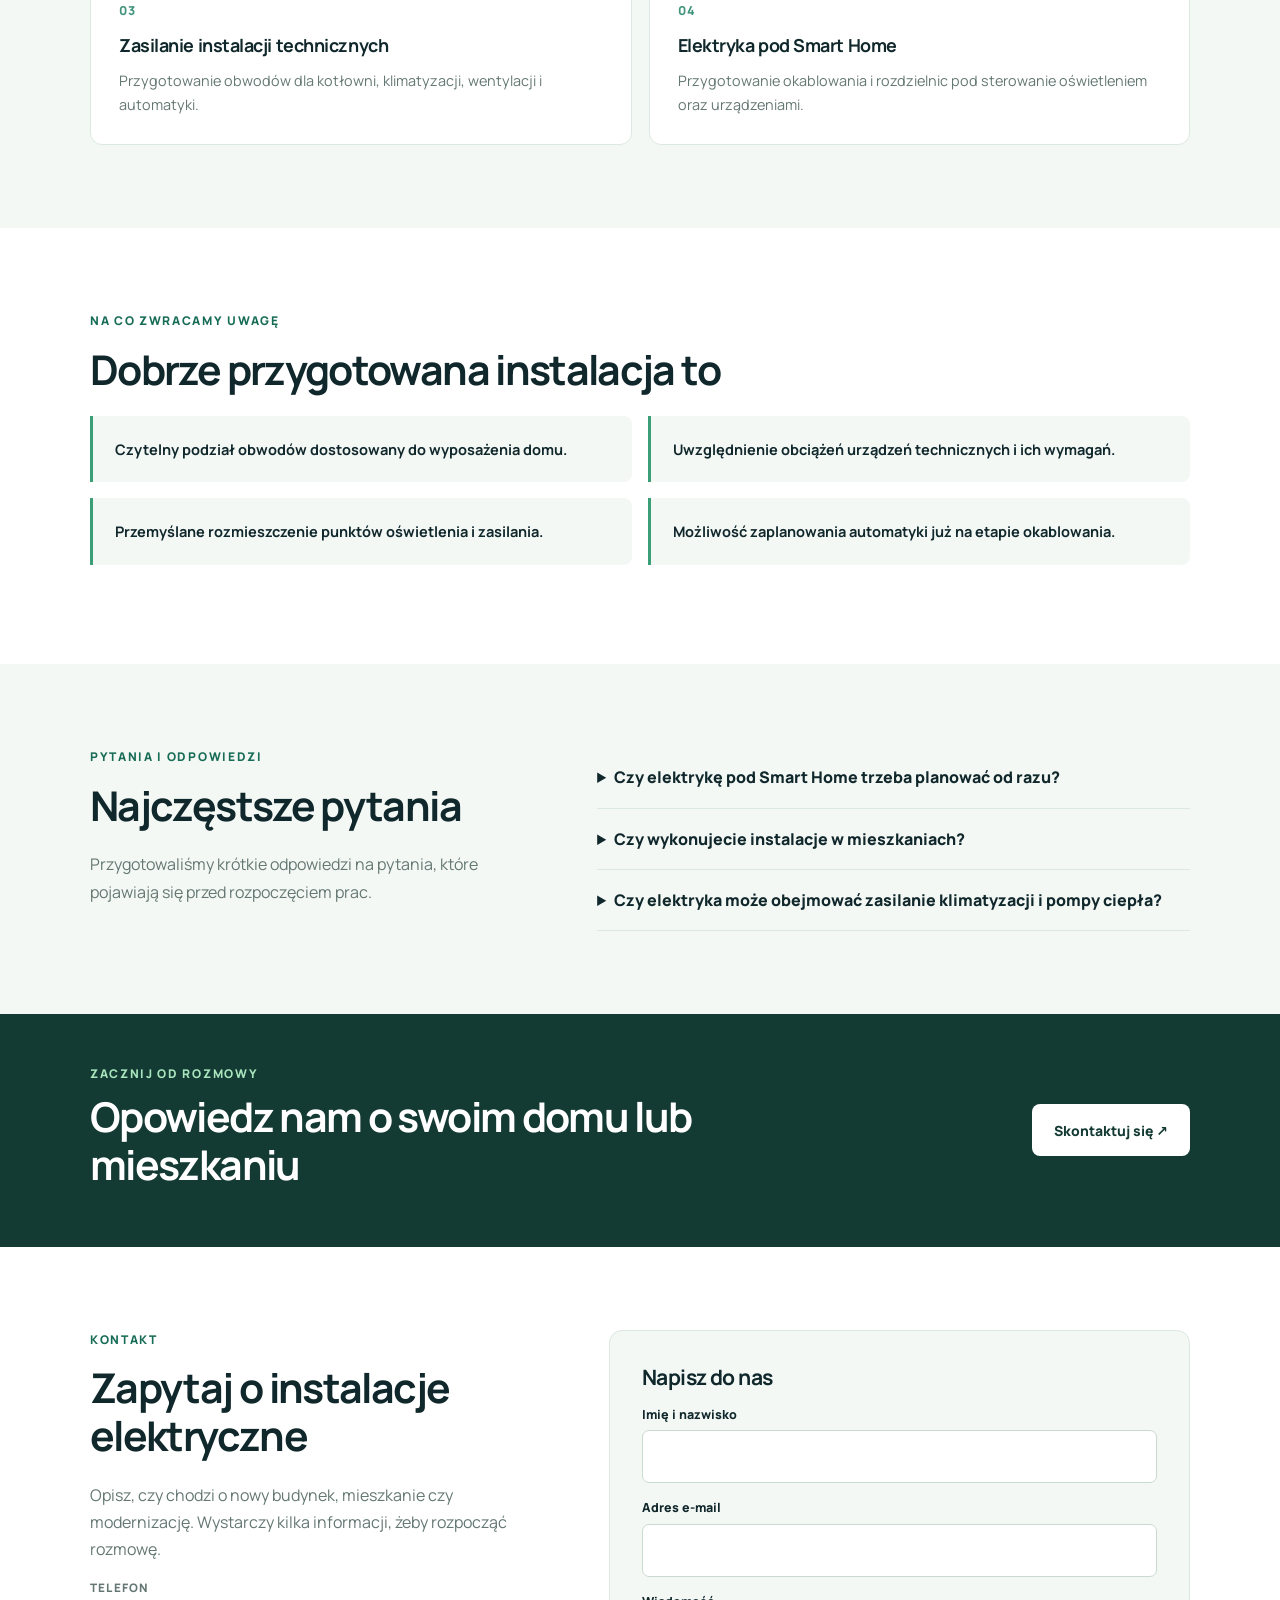
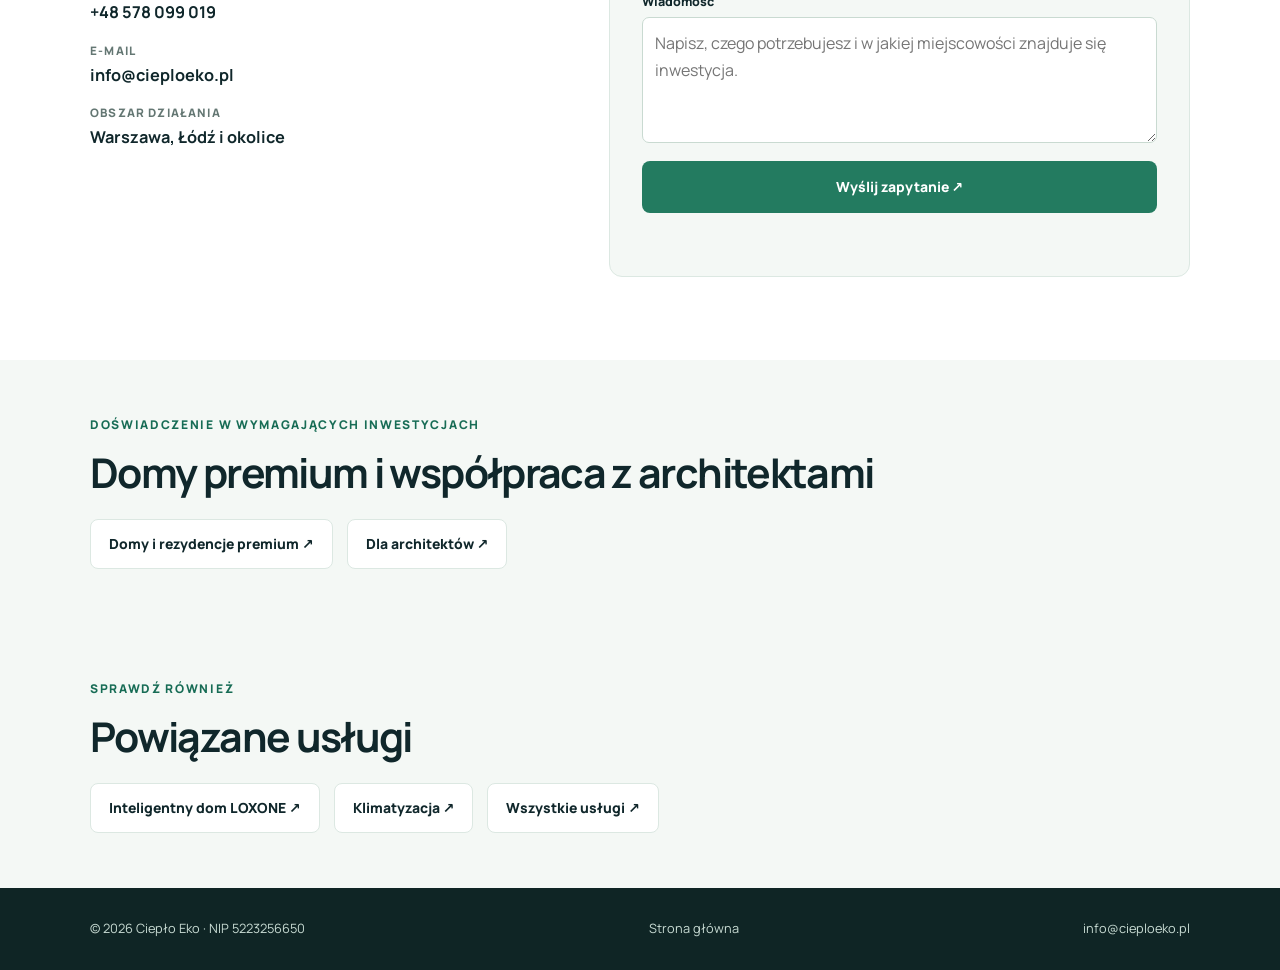
<file: instalacje-elektryczne/index.html>
<!DOCTYPE html>
<html lang="pl">
<head>
<meta charset="UTF-8">
<meta name="viewport" content="width=device-width, initial-scale=1">
<meta name="theme-color" content="#143a34">
<title>Instalacje elektryczne w domu i mieszkaniu | Ciepło Eko</title>
<meta name="description" content="Instalacje elektryczne w domach i mieszkaniach: obwody, rozdzielnice, oświetlenie, przygotowanie pod automatykę Smart Home. Warszawa, Łódź i okolice.">
<link rel="canonical" href="https://cieploeko.pl/instalacje-elektryczne/">
<meta property="og:type" content="website"><meta property="og:locale" content="pl_PL">
<meta property="og:title" content="Instalacje elektryczne w domu i mieszkaniu | Ciepło Eko">
<meta property="og:description" content="Instalacje elektryczne w domach i mieszkaniach: obwody, rozdzielnice, oświetlenie, przygotowanie pod automatykę Smart Home. Warszawa, Łódź i okolice.">
<meta property="og:url" content="https://cieploeko.pl/instalacje-elektryczne/">
<meta property="og:image" content="https://cieploeko.pl/assets/projects/automatyka-szafa-03.webp">
<link rel="icon" type="image/svg+xml" href="../assets/logo-new.svg">
<link rel="apple-touch-icon" sizes="180x180" href="../assets/favicon-new-180.png">
<link rel="preconnect" href="https://fonts.googleapis.com"><link rel="preconnect" href="https://fonts.gstatic.com" crossorigin>
<link href="https://fonts.googleapis.com/css2?family=Manrope:wght@400;500;600;700;800&display=swap" rel="stylesheet">
<link rel="stylesheet" href="../assets/service-pages.css">
<script type="application/ld+json">{"@context":"https://schema.org","@type":"Service","name":"Instalacje elektryczne","serviceType":"Instalacje elektryczne","description":"Instalacje elektryczne w domach i mieszkaniach: obwody, rozdzielnice, oświetlenie, przygotowanie pod automatykę Smart Home. Warszawa, Łódź i okolice.","areaServed":[{"@type":"City","name":"Warszawa"},{"@type":"City","name":"Łódź"}],"provider":{"@type":"LocalBusiness","name":"Ciepło Eko","url":"https://cieploeko.pl/","telephone":"+48578099019","email":"info@cieploeko.pl"}}</script>
</head>
<body>
<header class="header"><div class="wrap">
<a class="logo" href="../" aria-label="Ciepło Eko – strona główna"><img src="../assets/logo-new.svg" alt="" width="47" height="47"><span>Ciepło <em>Eko</em></span></a>
<nav class="nav" aria-label="Menu główne">
<a href="../#uslugi">Wszystkie usługi</a><a href="../#o-nas">O nas</a><a href="../#realizacje">Realizacje</a><a href="#kontakt">Kontakt</a></nav>
<a href="#kontakt" class="nav-cta">Zapytaj o wycenę ↗</a>
<button class="menu-toggle" aria-label="Otwórz menu" aria-expanded="false" type="button">☰</button>
</div></header>
<main>
<section class="hero"><div class="wrap"><nav class="crumb" aria-label="Ścieżka nawigacji"><a href="../">Strona główna</a> / <a href="../#uslugi">Usługi</a> / Instalacje elektryczne</nav><div class="hero-grid">
<div><span class="tag">Elektryka w domu i mieszkaniu</span><h1>Instalacja elektryczna gotowa na codzienne potrzeby</h1><p class="lead">Planujemy instalacje elektryczne z uwzględnieniem funkcjonalności wnętrz, urządzeń domowych oraz przyszłej automatyki. Od rozdzielnicy po obwody oświetlenia.</p>
<ul class="check-list"><li>Instalacje zasilające i obwody elektryczne</li><li>Rozdzielnice i obwody oświetlenia</li><li>Przygotowanie domu pod Smart Home</li></ul>
<a class="button" href="#kontakt">Zapytaj o realizację <span aria-hidden="true">↗</span></a></div>
<img class="hero-photo" src="../assets/projects/automatyka-szafa-03.webp" alt="Rozdzielnica elektryczna i przewody instalacji w budynku" fetchpriority="high">
</div></div></section>
<section class="section"><div class="wrap intro-grid"><div><span class="eyebrow">Przemyślane instalacje</span><h2>Elektryka powinna wynikać z projektu życia w domu</h2></div><div><p>Rozmieszczenie punktów zasilających warto ustalić razem z planem pomieszczeń, kuchni, oświetlenia i urządzeń technicznych. Pomaga to uniknąć przypadkowych przeróbek po wykończeniu wnętrz.</p><p>Zwracamy także uwagę na połączenie instalacji elektrycznej z pompą ciepła, wentylacją, klimatyzacją i systemem inteligentnego domu.</p></div></div></section>
<section class="section section-soft" id="zakres"><div class="wrap"><span class="eyebrow">Oferta</span><h2>Jak pomagamy</h2><div class="feature-grid"><article class="feature"><span class="num">01</span><h3>Obwody elektryczne</h3><p>Rozplanowanie zasilania gniazd, urządzeń i obwodów oświetleniowych.</p></article><article class="feature"><span class="num">02</span><h3>Rozdzielnice</h3><p>Dobór i wykonanie rozdzielnic oraz logiczny podział obwodów.</p></article><article class="feature"><span class="num">03</span><h3>Zasilanie instalacji technicznych</h3><p>Przygotowanie obwodów dla kotłowni, klimatyzacji, wentylacji i automatyki.</p></article><article class="feature"><span class="num">04</span><h3>Elektryka pod Smart Home</h3><p>Przygotowanie okablowania i rozdzielnic pod sterowanie oświetleniem oraz urządzeniami.</p></article></div></div></section>
<section class="section"><div class="wrap"><span class="eyebrow">Na co zwracamy uwagę</span><h2>Dobrze przygotowana instalacja to</h2><ul class="benefit-grid"><li>Czytelny podział obwodów dostosowany do wyposażenia domu.</li><li>Uwzględnienie obciążeń urządzeń technicznych i ich wymagań.</li><li>Przemyślane rozmieszczenie punktów oświetlenia i zasilania.</li><li>Możliwość zaplanowania automatyki już na etapie okablowania.</li></ul></div></section>
<section class="section section-soft" id="pytania"><div class="wrap faq"><div><span class="eyebrow">Pytania i odpowiedzi</span><h2>Najczęstsze pytania</h2><p class="text-muted">Przygotowaliśmy krótkie odpowiedzi na pytania, które pojawiają się przed rozpoczęciem prac.</p></div><div><details><summary>Czy elektrykę pod Smart Home trzeba planować od razu?</summary><p>Najwygodniej jest to zrobić na etapie projektu instalacji, ponieważ architektura okablowania może się różnić od tradycyjnych rozwiązań.</p></details><details><summary>Czy wykonujecie instalacje w mieszkaniach?</summary><p>Tak, zakres prac ustalamy na podstawie układu lokalu, potrzeb użytkowników oraz warunków technicznych budynku.</p></details><details><summary>Czy elektryka może obejmować zasilanie klimatyzacji i pompy ciepła?</summary><p>Tak. Koordynujemy te wymagania podczas planowania instalacji technicznych.</p></details></div></div></section>
<section class="cta-band"><div class="wrap"><div><span class="eyebrow">Zacznij od rozmowy</span><h2>Opowiedz nam o swoim domu lub mieszkaniu</h2></div><a class="button button-light" href="#kontakt">Skontaktuj się ↗</a></div></section>
<section class="section" id="kontakt"><div class="wrap contact"><div><span class="eyebrow">Kontakt</span><h2>Zapytaj o instalacje elektryczne</h2><p class="text-muted">Opisz, czy chodzi o nowy budynek, mieszkanie czy modernizację. Wystarczy kilka informacji, żeby rozpocząć rozmowę.</p>
<div class="contact-list"><div><small>Telefon</small><a href="tel:+48578099019"><strong>+48 578 099 019</strong></a></div><div><small>E-mail</small><a href="mailto:info@cieploeko.pl"><strong>info@cieploeko.pl</strong></a></div><div><small>Obszar działania</small><strong>Warszawa, Łódź i okolice</strong></div></div></div>
<form class="form" id="service-contact" action="https://formspree.io/f/mandaqza" method="POST"><h3>Napisz do nas</h3>
<input type="hidden" name="service" value="Instalacje elektryczne">
<label for="name">Imię i nazwisko</label><input id="name" type="text" name="name" autocomplete="name" required maxlength="120">
<label for="email">Adres e-mail</label><input id="email" type="email" name="email" autocomplete="email" required maxlength="160">
<label for="message">Wiadomość</label><textarea id="message" name="message" required maxlength="5000" placeholder="Napisz, czego potrzebujesz i w jakiej miejscowości znajduje się inwestycja."></textarea>
<input type="text" name="_gotcha" tabindex="-1" autocomplete="off" aria-hidden="true" style="position:absolute;left:-9999px;width:1px;height:1px">
<button type="submit" class="button">Wyślij zapytanie ↗</button><p class="form-status" role="status" aria-live="polite"></p></form></div></section>
<section class="related"><div class="wrap"><span class="eyebrow">Doświadczenie w wymagających inwestycjach</span><h2>Domy premium i współpraca z architektami</h2><div class="related-links"><a href="../domy-rezydencje-premium/">Domy i rezydencje premium ↗</a><a href="../dla-architektow/">Dla architektów ↗</a></div></div></section>
<section class="related"><div class="wrap"><span class="eyebrow">Sprawdź również</span><h2>Powiązane usługi</h2><div class="related-links"><a href="../inteligentny-dom-loxone/">Inteligentny dom LOXONE ↗</a><a href="../klimatyzacja/">Klimatyzacja ↗</a><a href="../#uslugi">Wszystkie usługi ↗</a></div></div></section>
</main>
<footer><div class="wrap"><span>© <span data-year>2026</span> Ciepło Eko · NIP 5223256650</span><a href="../">Strona główna</a><a href="mailto:info@cieploeko.pl">info@cieploeko.pl</a></div></footer>
<script src="../assets/service-pages.js" defer></script>
</body></html>
</file>
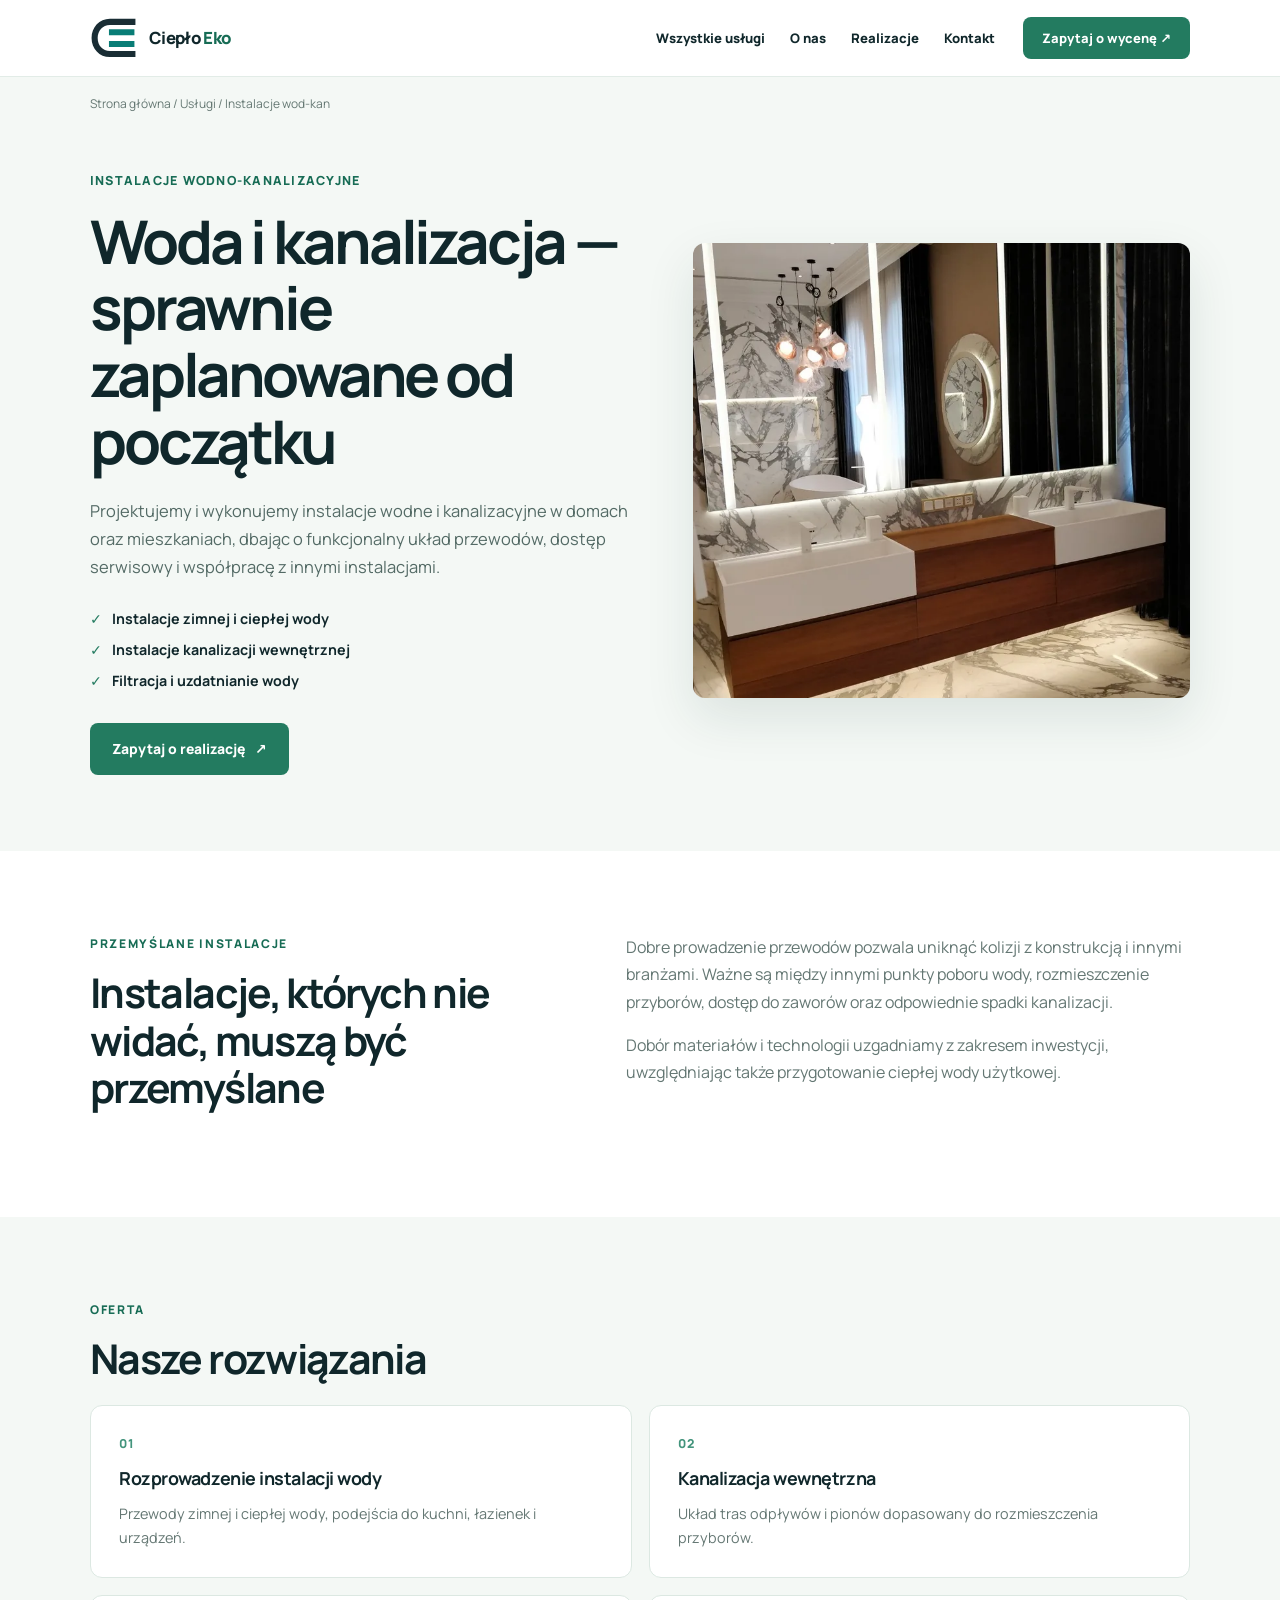
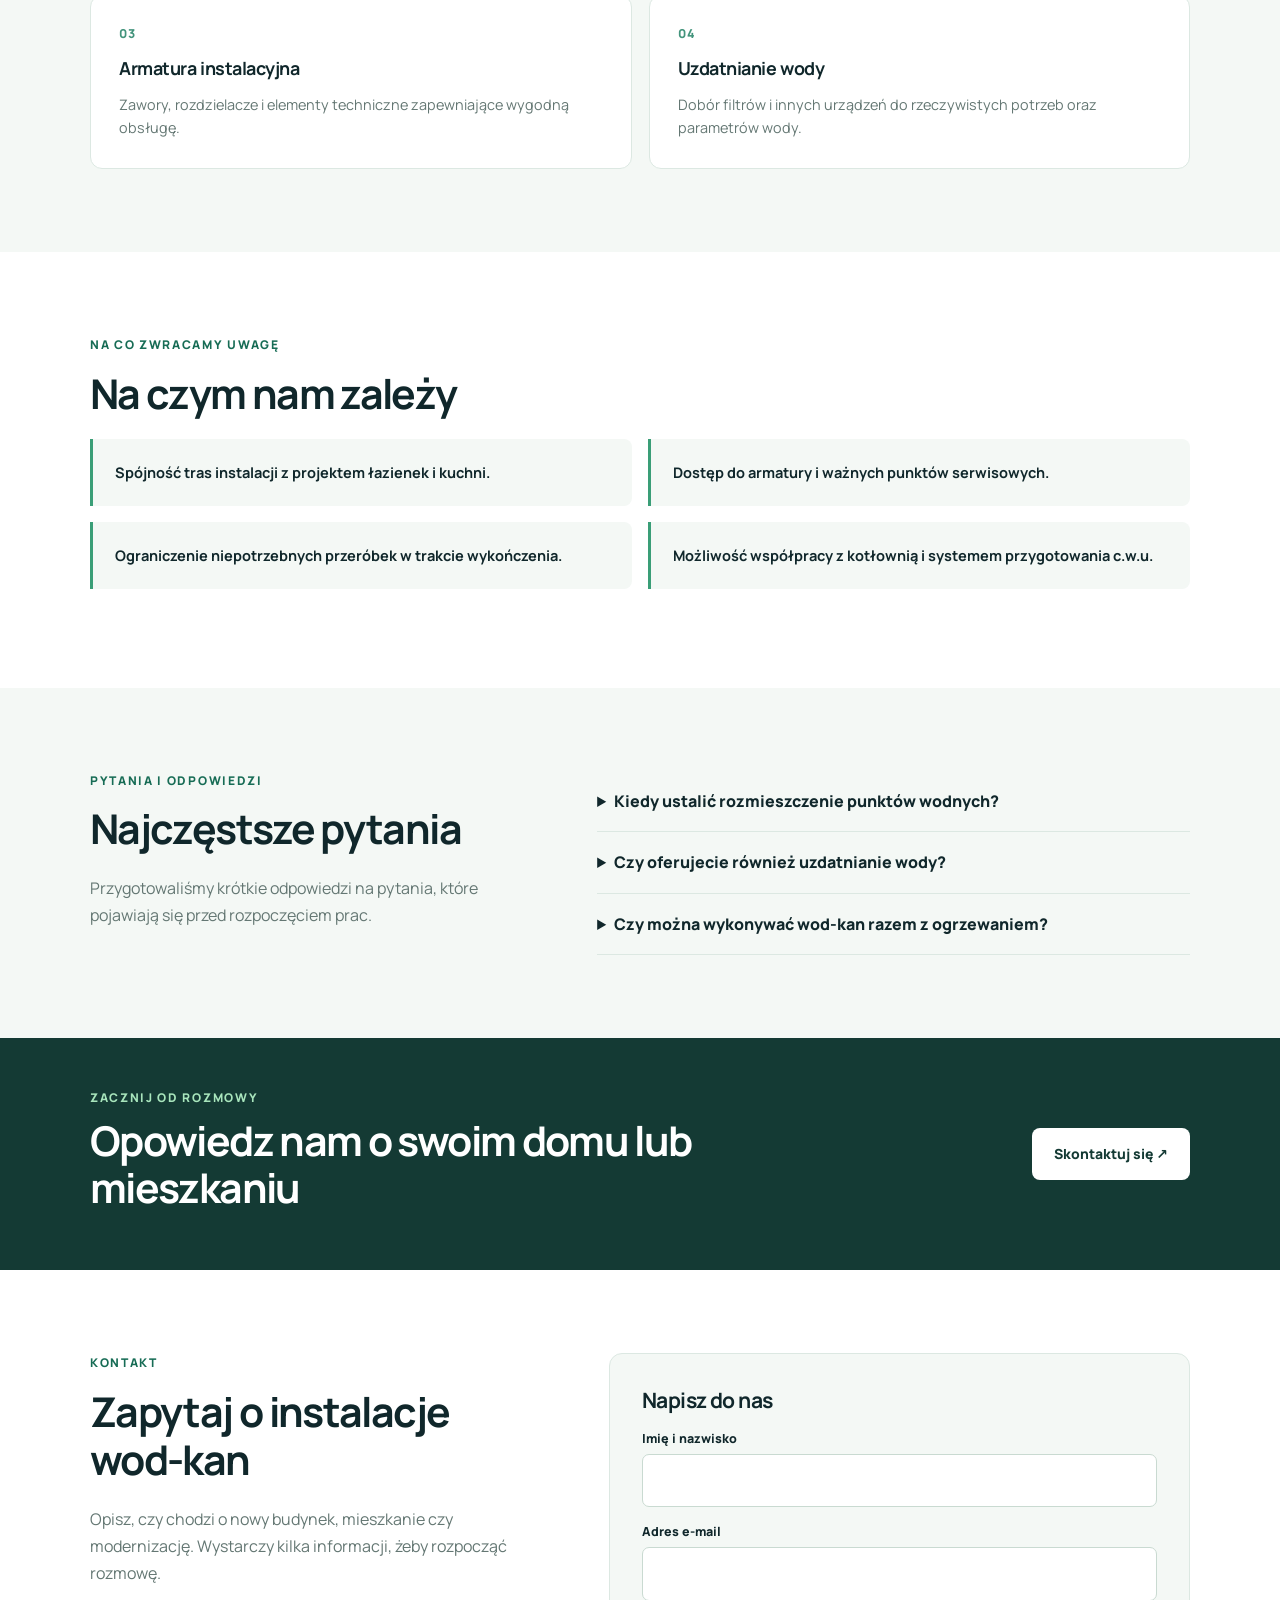
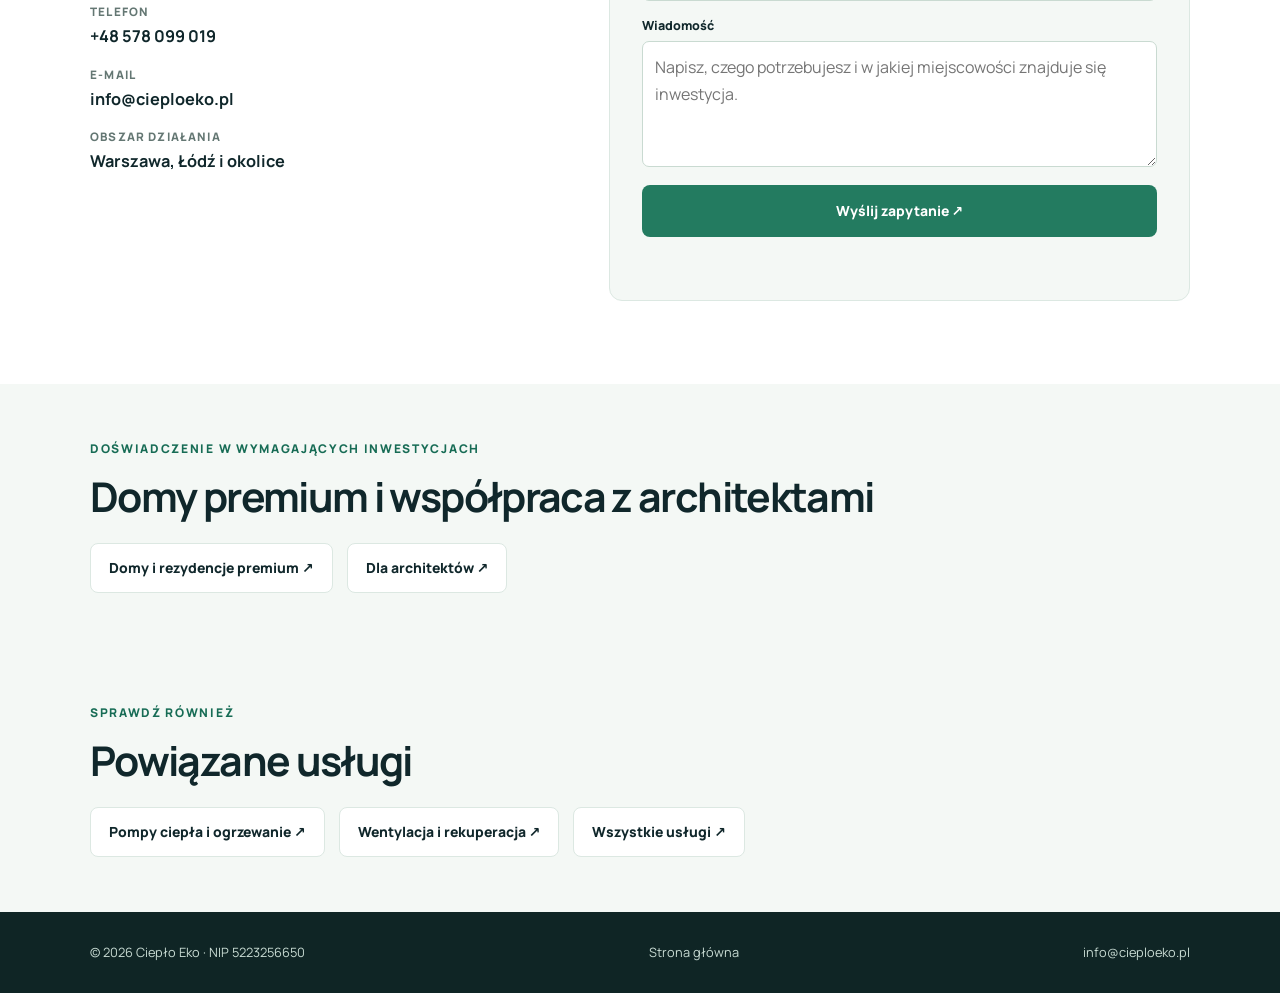
<file: instalacje-wodno-kanalizacyjne/index.html>
<!DOCTYPE html>
<html lang="pl">
<head>
<meta charset="UTF-8">
<meta name="viewport" content="width=device-width, initial-scale=1">
<meta name="theme-color" content="#143a34">
<title>Instalacje wodno-kanalizacyjne w domu | Warszawa – Ciepło Eko</title>
<meta name="description" content="Instalacje wodne i kanalizacyjne w domach i mieszkaniach: rozprowadzenie wody, kanalizacja, armatura, uzdatnianie wody. Warszawa, Łódź i okolice.">
<link rel="canonical" href="https://cieploeko.pl/instalacje-wodno-kanalizacyjne/">
<meta property="og:type" content="website"><meta property="og:locale" content="pl_PL">
<meta property="og:title" content="Instalacje wodno-kanalizacyjne w domu | Warszawa – Ciepło Eko">
<meta property="og:description" content="Instalacje wodne i kanalizacyjne w domach i mieszkaniach: rozprowadzenie wody, kanalizacja, armatura, uzdatnianie wody. Warszawa, Łódź i okolice.">
<meta property="og:url" content="https://cieploeko.pl/instalacje-wodno-kanalizacyjne/">
<meta property="og:image" content="https://cieploeko.pl/assets/projects/lazienka-umywalki.webp">
<link rel="icon" type="image/svg+xml" href="../assets/logo-new.svg">
<link rel="apple-touch-icon" sizes="180x180" href="../assets/favicon-new-180.png">
<link rel="preconnect" href="https://fonts.googleapis.com"><link rel="preconnect" href="https://fonts.gstatic.com" crossorigin>
<link href="https://fonts.googleapis.com/css2?family=Manrope:wght@400;500;600;700;800&display=swap" rel="stylesheet">
<link rel="stylesheet" href="../assets/service-pages.css">
<script type="application/ld+json">{"@context":"https://schema.org","@type":"Service","name":"Instalacje wod-kan","serviceType":"Instalacje wod-kan","description":"Instalacje wodne i kanalizacyjne w domach i mieszkaniach: rozprowadzenie wody, kanalizacja, armatura, uzdatnianie wody. Warszawa, Łódź i okolice.","areaServed":[{"@type":"City","name":"Warszawa"},{"@type":"City","name":"Łódź"}],"provider":{"@type":"LocalBusiness","name":"Ciepło Eko","url":"https://cieploeko.pl/","telephone":"+48578099019","email":"info@cieploeko.pl"}}</script>
</head>
<body>
<header class="header"><div class="wrap">
<a class="logo" href="../" aria-label="Ciepło Eko – strona główna"><img src="../assets/logo-new.svg" alt="" width="47" height="47"><span>Ciepło <em>Eko</em></span></a>
<nav class="nav" aria-label="Menu główne">
<a href="../#uslugi">Wszystkie usługi</a><a href="../#o-nas">O nas</a><a href="../#realizacje">Realizacje</a><a href="#kontakt">Kontakt</a></nav>
<a href="#kontakt" class="nav-cta">Zapytaj o wycenę ↗</a>
<button class="menu-toggle" aria-label="Otwórz menu" aria-expanded="false" type="button">☰</button>
</div></header>
<main>
<section class="hero"><div class="wrap"><nav class="crumb" aria-label="Ścieżka nawigacji"><a href="../">Strona główna</a> / <a href="../#uslugi">Usługi</a> / Instalacje wod-kan</nav><div class="hero-grid">
<div><span class="tag">Instalacje wodno-kanalizacyjne</span><h1>Woda i kanalizacja — sprawnie zaplanowane od początku</h1><p class="lead">Projektujemy i wykonujemy instalacje wodne i kanalizacyjne w domach oraz mieszkaniach, dbając o funkcjonalny układ przewodów, dostęp serwisowy i współpracę z innymi instalacjami.</p>
<ul class="check-list"><li>Instalacje zimnej i ciepłej wody</li><li>Instalacje kanalizacji wewnętrznej</li><li>Filtracja i uzdatnianie wody</li></ul>
<a class="button" href="#kontakt">Zapytaj o realizację <span aria-hidden="true">↗</span></a></div>
<img class="hero-photo" src="../assets/projects/lazienka-umywalki.webp" alt="Armatura umywalkowa w zrealizowanej łazience" fetchpriority="high">
</div></div></section>
<section class="section"><div class="wrap intro-grid"><div><span class="eyebrow">Przemyślane instalacje</span><h2>Instalacje, których nie widać, muszą być przemyślane</h2></div><div><p>Dobre prowadzenie przewodów pozwala uniknąć kolizji z konstrukcją i innymi branżami. Ważne są między innymi punkty poboru wody, rozmieszczenie przyborów, dostęp do zaworów oraz odpowiednie spadki kanalizacji.</p><p>Dobór materiałów i technologii uzgadniamy z zakresem inwestycji, uwzględniając także przygotowanie ciepłej wody użytkowej.</p></div></div></section>
<section class="section section-soft" id="zakres"><div class="wrap"><span class="eyebrow">Oferta</span><h2>Nasze rozwiązania</h2><div class="feature-grid"><article class="feature"><span class="num">01</span><h3>Rozprowadzenie instalacji wody</h3><p>Przewody zimnej i ciepłej wody, podejścia do kuchni, łazienek i urządzeń.</p></article><article class="feature"><span class="num">02</span><h3>Kanalizacja wewnętrzna</h3><p>Układ tras odpływów i pionów dopasowany do rozmieszczenia przyborów.</p></article><article class="feature"><span class="num">03</span><h3>Armatura instalacyjna</h3><p>Zawory, rozdzielacze i elementy techniczne zapewniające wygodną obsługę.</p></article><article class="feature"><span class="num">04</span><h3>Uzdatnianie wody</h3><p>Dobór filtrów i innych urządzeń do rzeczywistych potrzeb oraz parametrów wody.</p></article></div></div></section>
<section class="section"><div class="wrap"><span class="eyebrow">Na co zwracamy uwagę</span><h2>Na czym nam zależy</h2><ul class="benefit-grid"><li>Spójność tras instalacji z projektem łazienek i kuchni.</li><li>Dostęp do armatury i ważnych punktów serwisowych.</li><li>Ograniczenie niepotrzebnych przeróbek w trakcie wykończenia.</li><li>Możliwość współpracy z kotłownią i systemem przygotowania c.w.u.</li></ul></div></section>
<section class="section section-soft" id="pytania"><div class="wrap faq"><div><span class="eyebrow">Pytania i odpowiedzi</span><h2>Najczęstsze pytania</h2><p class="text-muted">Przygotowaliśmy krótkie odpowiedzi na pytania, które pojawiają się przed rozpoczęciem prac.</p></div><div><details><summary>Kiedy ustalić rozmieszczenie punktów wodnych?</summary><p>Przed wykonaniem instalacji, najlepiej po ustaleniu układu kuchni, łazienek i pomieszczenia technicznego.</p></details><details><summary>Czy oferujecie również uzdatnianie wody?</summary><p>Tak. Dobór urządzeń uzależniamy od potrzeb użytkowników i wyników analizy parametrów wody.</p></details><details><summary>Czy można wykonywać wod-kan razem z ogrzewaniem?</summary><p>Tak. Koordynacja tych instalacji upraszcza prowadzenie przewodów oraz organizację prac na budowie.</p></details></div></div></section>
<section class="cta-band"><div class="wrap"><div><span class="eyebrow">Zacznij od rozmowy</span><h2>Opowiedz nam o swoim domu lub mieszkaniu</h2></div><a class="button button-light" href="#kontakt">Skontaktuj się ↗</a></div></section>
<section class="section" id="kontakt"><div class="wrap contact"><div><span class="eyebrow">Kontakt</span><h2>Zapytaj o instalacje wod-kan</h2><p class="text-muted">Opisz, czy chodzi o nowy budynek, mieszkanie czy modernizację. Wystarczy kilka informacji, żeby rozpocząć rozmowę.</p>
<div class="contact-list"><div><small>Telefon</small><a href="tel:+48578099019"><strong>+48 578 099 019</strong></a></div><div><small>E-mail</small><a href="mailto:info@cieploeko.pl"><strong>info@cieploeko.pl</strong></a></div><div><small>Obszar działania</small><strong>Warszawa, Łódź i okolice</strong></div></div></div>
<form class="form" id="service-contact" action="https://formspree.io/f/mandaqza" method="POST"><h3>Napisz do nas</h3>
<input type="hidden" name="service" value="Instalacje wod-kan">
<label for="name">Imię i nazwisko</label><input id="name" type="text" name="name" autocomplete="name" required maxlength="120">
<label for="email">Adres e-mail</label><input id="email" type="email" name="email" autocomplete="email" required maxlength="160">
<label for="message">Wiadomość</label><textarea id="message" name="message" required maxlength="5000" placeholder="Napisz, czego potrzebujesz i w jakiej miejscowości znajduje się inwestycja."></textarea>
<input type="text" name="_gotcha" tabindex="-1" autocomplete="off" aria-hidden="true" style="position:absolute;left:-9999px;width:1px;height:1px">
<button type="submit" class="button">Wyślij zapytanie ↗</button><p class="form-status" role="status" aria-live="polite"></p></form></div></section>
<section class="related"><div class="wrap"><span class="eyebrow">Doświadczenie w wymagających inwestycjach</span><h2>Domy premium i współpraca z architektami</h2><div class="related-links"><a href="../domy-rezydencje-premium/">Domy i rezydencje premium ↗</a><a href="../dla-architektow/">Dla architektów ↗</a></div></div></section>
<section class="related"><div class="wrap"><span class="eyebrow">Sprawdź również</span><h2>Powiązane usługi</h2><div class="related-links"><a href="../pompy-ciepla-i-ogrzewanie/">Pompy ciepła i ogrzewanie ↗</a><a href="../wentylacja-i-rekuperacja/">Wentylacja i rekuperacja ↗</a><a href="../#uslugi">Wszystkie usługi ↗</a></div></div></section>
</main>
<footer><div class="wrap"><span>© <span data-year>2026</span> Ciepło Eko · NIP 5223256650</span><a href="../">Strona główna</a><a href="mailto:info@cieploeko.pl">info@cieploeko.pl</a></div></footer>
<script src="../assets/service-pages.js" defer></script>
</body></html>
</file>
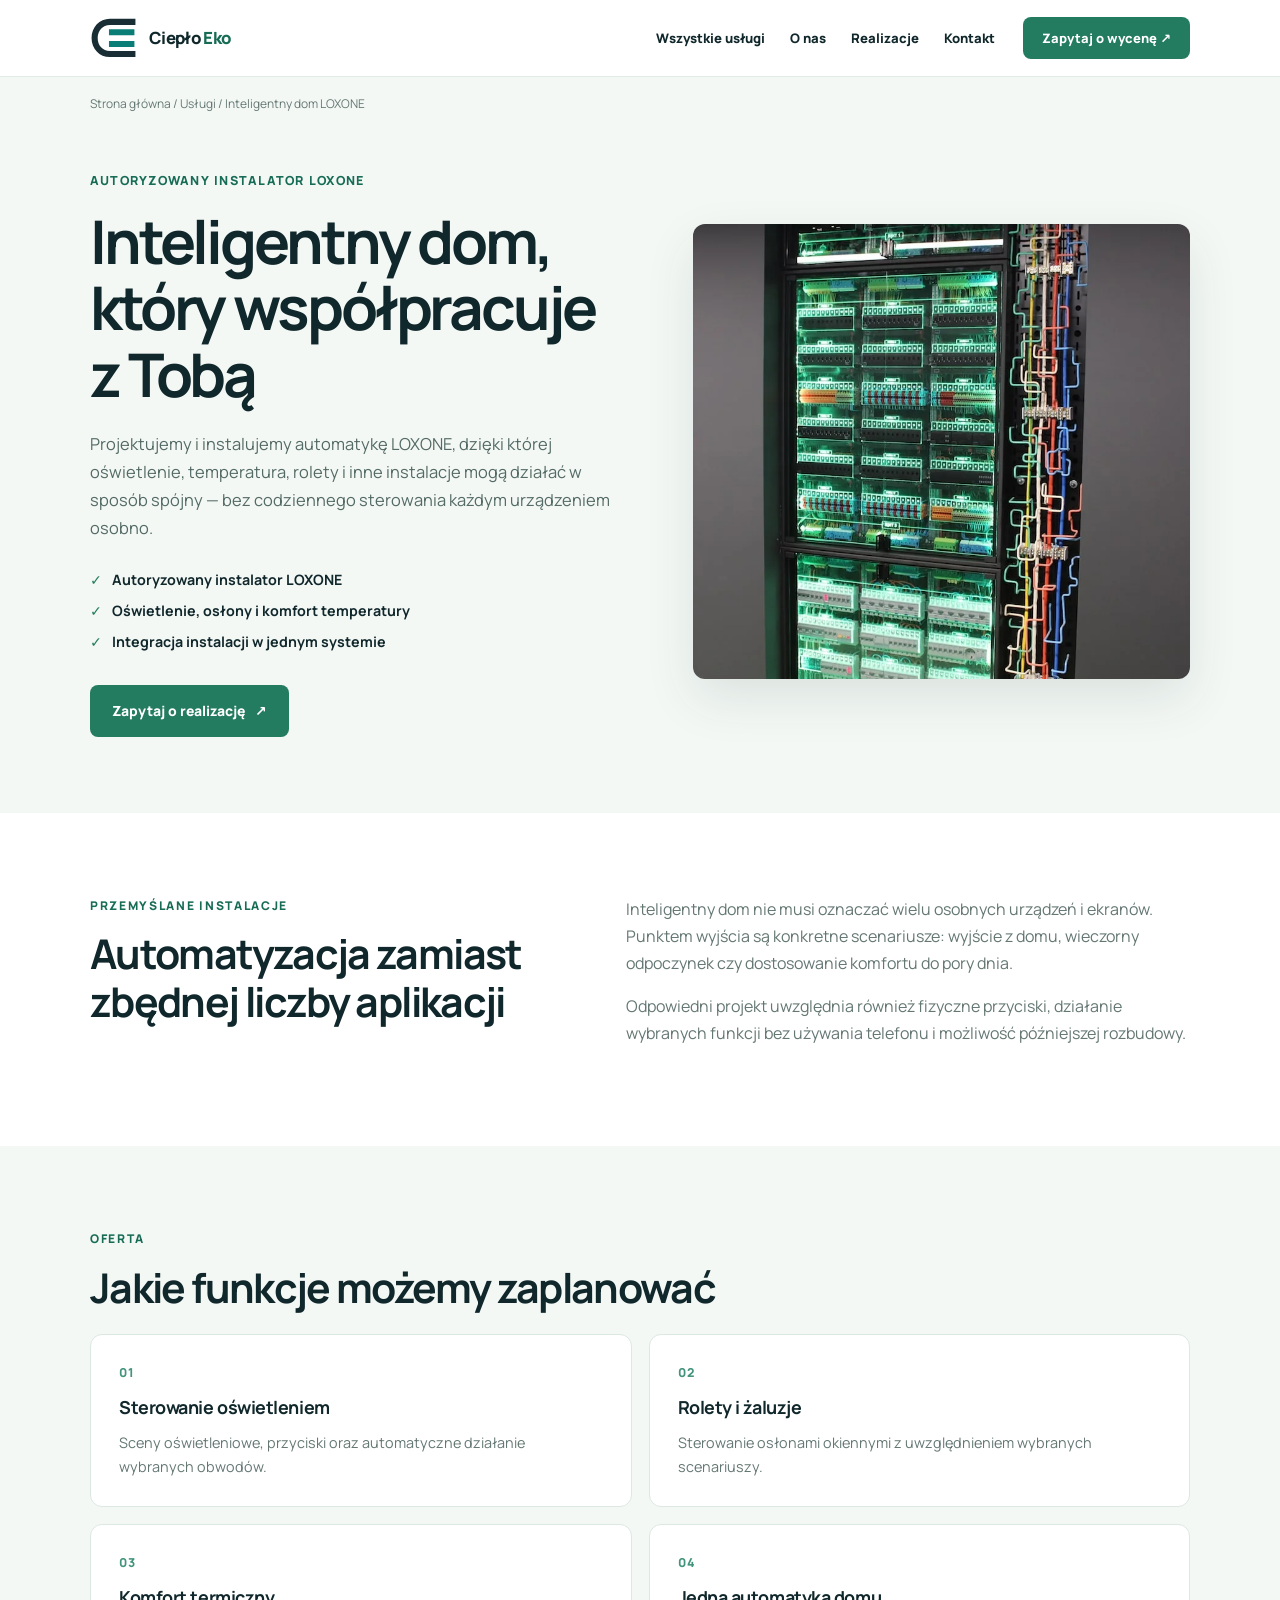
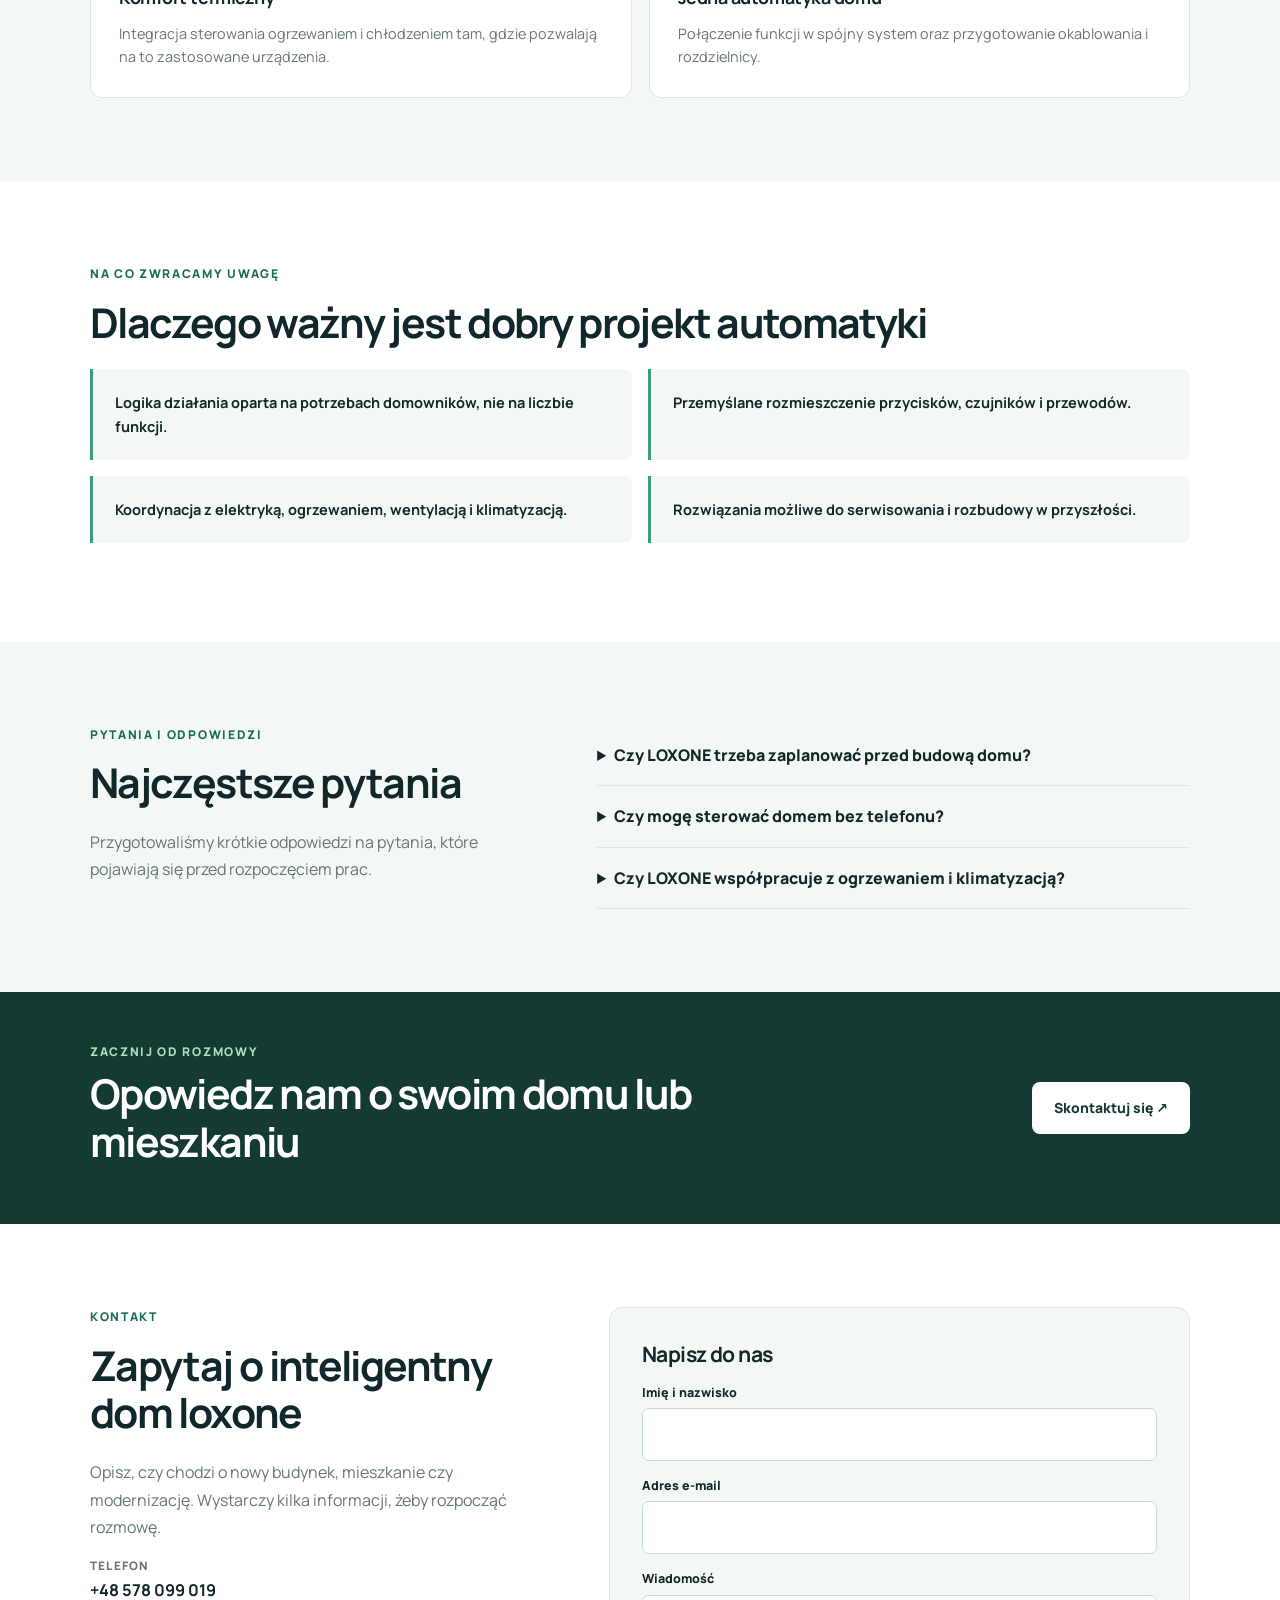
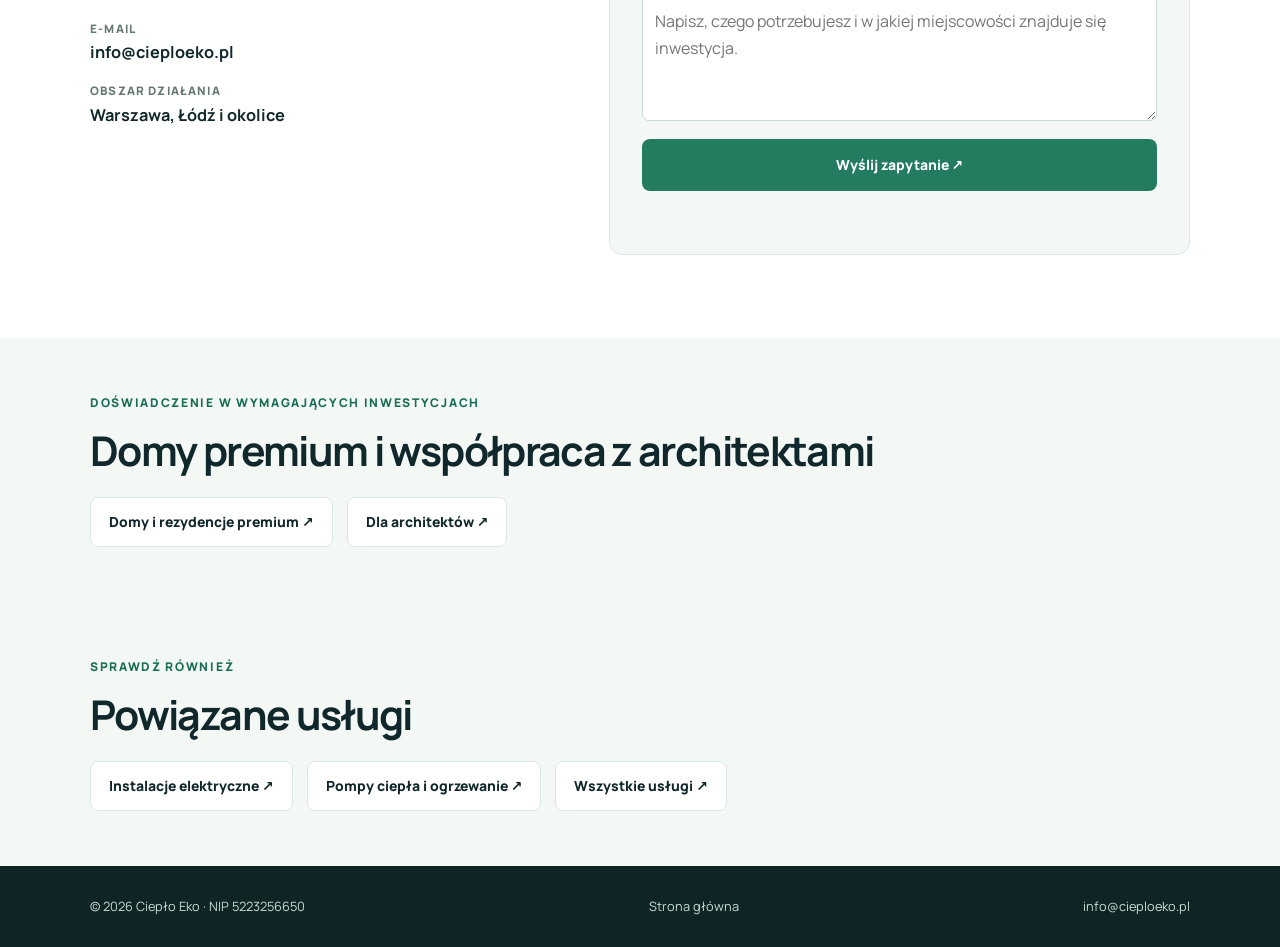
<file: inteligentny-dom-loxone/index.html>
<!DOCTYPE html>
<html lang="pl">
<head>
<meta charset="UTF-8">
<meta name="viewport" content="width=device-width, initial-scale=1">
<meta name="theme-color" content="#143a34">
<title>Inteligentny dom LOXONE | Autoryzowany instalator Ciepło Eko</title>
<meta name="description" content="Projekt i montaż Smart Home LOXONE: automatyka oświetlenia, temperatury, rolet i instalacji technicznych. Autoryzowany instalator. Warszawa, Łódź.">
<link rel="canonical" href="https://cieploeko.pl/inteligentny-dom-loxone/">
<meta property="og:type" content="website"><meta property="og:locale" content="pl_PL">
<meta property="og:title" content="Inteligentny dom LOXONE | Autoryzowany instalator Ciepło Eko">
<meta property="og:description" content="Projekt i montaż Smart Home LOXONE: automatyka oświetlenia, temperatury, rolet i instalacji technicznych. Autoryzowany instalator. Warszawa, Łódź.">
<meta property="og:url" content="https://cieploeko.pl/inteligentny-dom-loxone/">
<meta property="og:image" content="https://cieploeko.pl/assets/projects/automatyka-szafa-04.webp">
<link rel="icon" type="image/svg+xml" href="../assets/logo-new.svg">
<link rel="apple-touch-icon" sizes="180x180" href="../assets/favicon-new-180.png">
<link rel="preconnect" href="https://fonts.googleapis.com"><link rel="preconnect" href="https://fonts.gstatic.com" crossorigin>
<link href="https://fonts.googleapis.com/css2?family=Manrope:wght@400;500;600;700;800&display=swap" rel="stylesheet">
<link rel="stylesheet" href="../assets/service-pages.css">
<script type="application/ld+json">{"@context":"https://schema.org","@type":"Service","name":"Inteligentny dom LOXONE","serviceType":"Inteligentny dom LOXONE","description":"Projekt i montaż Smart Home LOXONE: automatyka oświetlenia, temperatury, rolet i instalacji technicznych. Autoryzowany instalator. Warszawa, Łódź.","areaServed":[{"@type":"City","name":"Warszawa"},{"@type":"City","name":"Łódź"}],"provider":{"@type":"LocalBusiness","name":"Ciepło Eko","url":"https://cieploeko.pl/","telephone":"+48578099019","email":"info@cieploeko.pl"}}</script>
</head>
<body>
<header class="header"><div class="wrap">
<a class="logo" href="../" aria-label="Ciepło Eko – strona główna"><img src="../assets/logo-new.svg" alt="" width="47" height="47"><span>Ciepło <em>Eko</em></span></a>
<nav class="nav" aria-label="Menu główne">
<a href="../#uslugi">Wszystkie usługi</a><a href="../#o-nas">O nas</a><a href="../#realizacje">Realizacje</a><a href="#kontakt">Kontakt</a></nav>
<a href="#kontakt" class="nav-cta">Zapytaj o wycenę ↗</a>
<button class="menu-toggle" aria-label="Otwórz menu" aria-expanded="false" type="button">☰</button>
</div></header>
<main>
<section class="hero"><div class="wrap"><nav class="crumb" aria-label="Ścieżka nawigacji"><a href="../">Strona główna</a> / <a href="../#uslugi">Usługi</a> / Inteligentny dom LOXONE</nav><div class="hero-grid">
<div><span class="tag">Autoryzowany instalator LOXONE</span><h1>Inteligentny dom, który współpracuje z Tobą</h1><p class="lead">Projektujemy i instalujemy automatykę LOXONE, dzięki której oświetlenie, temperatura, rolety i inne instalacje mogą działać w sposób spójny — bez codziennego sterowania każdym urządzeniem osobno.</p>
<ul class="check-list"><li>Autoryzowany instalator LOXONE</li><li>Oświetlenie, osłony i komfort temperatury</li><li>Integracja instalacji w jednym systemie</li></ul>
<a class="button" href="#kontakt">Zapytaj o realizację <span aria-hidden="true">↗</span></a></div>
<img class="hero-photo" src="../assets/projects/automatyka-szafa-04.webp" alt="Rozdzielnica i automatyka inteligentnego domu" fetchpriority="high">
</div></div></section>
<section class="section"><div class="wrap intro-grid"><div><span class="eyebrow">Przemyślane instalacje</span><h2>Automatyzacja zamiast zbędnej liczby aplikacji</h2></div><div><p>Inteligentny dom nie musi oznaczać wielu osobnych urządzeń i ekranów. Punktem wyjścia są konkretne scenariusze: wyjście z domu, wieczorny odpoczynek czy dostosowanie komfortu do pory dnia.</p><p>Odpowiedni projekt uwzględnia również fizyczne przyciski, działanie wybranych funkcji bez używania telefonu i możliwość późniejszej rozbudowy.</p></div></div></section>
<section class="section section-soft" id="zakres"><div class="wrap"><span class="eyebrow">Oferta</span><h2>Jakie funkcje możemy zaplanować</h2><div class="feature-grid"><article class="feature"><span class="num">01</span><h3>Sterowanie oświetleniem</h3><p>Sceny oświetleniowe, przyciski oraz automatyczne działanie wybranych obwodów.</p></article><article class="feature"><span class="num">02</span><h3>Rolety i żaluzje</h3><p>Sterowanie osłonami okiennymi z uwzględnieniem wybranych scenariuszy.</p></article><article class="feature"><span class="num">03</span><h3>Komfort termiczny</h3><p>Integracja sterowania ogrzewaniem i chłodzeniem tam, gdzie pozwalają na to zastosowane urządzenia.</p></article><article class="feature"><span class="num">04</span><h3>Jedna automatyka domu</h3><p>Połączenie funkcji w spójny system oraz przygotowanie okablowania i rozdzielnicy.</p></article></div></div></section>
<section class="section"><div class="wrap"><span class="eyebrow">Na co zwracamy uwagę</span><h2>Dlaczego ważny jest dobry projekt automatyki</h2><ul class="benefit-grid"><li>Logika działania oparta na potrzebach domowników, nie na liczbie funkcji.</li><li>Przemyślane rozmieszczenie przycisków, czujników i przewodów.</li><li>Koordynacja z elektryką, ogrzewaniem, wentylacją i klimatyzacją.</li><li>Rozwiązania możliwe do serwisowania i rozbudowy w przyszłości.</li></ul></div></section>
<section class="section section-soft" id="pytania"><div class="wrap faq"><div><span class="eyebrow">Pytania i odpowiedzi</span><h2>Najczęstsze pytania</h2><p class="text-muted">Przygotowaliśmy krótkie odpowiedzi na pytania, które pojawiają się przed rozpoczęciem prac.</p></div><div><details><summary>Czy LOXONE trzeba zaplanować przed budową domu?</summary><p>Najłatwiej przewidzieć okablowanie i miejsce na urządzenia podczas projektu instalacji elektrycznej, ale zakres możliwej modernizacji analizujemy również w istniejących obiektach.</p></details><details><summary>Czy mogę sterować domem bez telefonu?</summary><p>Tak. Sposób sterowania planuje się tak, aby najważniejsze funkcje były wygodne również z poziomu fizycznych przycisków lub automatyki.</p></details><details><summary>Czy LOXONE współpracuje z ogrzewaniem i klimatyzacją?</summary><p>Wiele funkcji można integrować, lecz zależy to od możliwości konkretnych urządzeń i dostępnych interfejsów. Sprawdzamy kompatybilność w projekcie.</p></details></div></div></section>
<section class="cta-band"><div class="wrap"><div><span class="eyebrow">Zacznij od rozmowy</span><h2>Opowiedz nam o swoim domu lub mieszkaniu</h2></div><a class="button button-light" href="#kontakt">Skontaktuj się ↗</a></div></section>
<section class="section" id="kontakt"><div class="wrap contact"><div><span class="eyebrow">Kontakt</span><h2>Zapytaj o inteligentny dom loxone</h2><p class="text-muted">Opisz, czy chodzi o nowy budynek, mieszkanie czy modernizację. Wystarczy kilka informacji, żeby rozpocząć rozmowę.</p>
<div class="contact-list"><div><small>Telefon</small><a href="tel:+48578099019"><strong>+48 578 099 019</strong></a></div><div><small>E-mail</small><a href="mailto:info@cieploeko.pl"><strong>info@cieploeko.pl</strong></a></div><div><small>Obszar działania</small><strong>Warszawa, Łódź i okolice</strong></div></div></div>
<form class="form" id="service-contact" action="https://formspree.io/f/mandaqza" method="POST"><h3>Napisz do nas</h3>
<input type="hidden" name="service" value="Inteligentny dom LOXONE">
<label for="name">Imię i nazwisko</label><input id="name" type="text" name="name" autocomplete="name" required maxlength="120">
<label for="email">Adres e-mail</label><input id="email" type="email" name="email" autocomplete="email" required maxlength="160">
<label for="message">Wiadomość</label><textarea id="message" name="message" required maxlength="5000" placeholder="Napisz, czego potrzebujesz i w jakiej miejscowości znajduje się inwestycja."></textarea>
<input type="text" name="_gotcha" tabindex="-1" autocomplete="off" aria-hidden="true" style="position:absolute;left:-9999px;width:1px;height:1px">
<button type="submit" class="button">Wyślij zapytanie ↗</button><p class="form-status" role="status" aria-live="polite"></p></form></div></section>
<section class="related"><div class="wrap"><span class="eyebrow">Doświadczenie w wymagających inwestycjach</span><h2>Domy premium i współpraca z architektami</h2><div class="related-links"><a href="../domy-rezydencje-premium/">Domy i rezydencje premium ↗</a><a href="../dla-architektow/">Dla architektów ↗</a></div></div></section>
<section class="related"><div class="wrap"><span class="eyebrow">Sprawdź również</span><h2>Powiązane usługi</h2><div class="related-links"><a href="../instalacje-elektryczne/">Instalacje elektryczne ↗</a><a href="../pompy-ciepla-i-ogrzewanie/">Pompy ciepła i ogrzewanie ↗</a><a href="../#uslugi">Wszystkie usługi ↗</a></div></div></section>
</main>
<footer><div class="wrap"><span>© <span data-year>2026</span> Ciepło Eko · NIP 5223256650</span><a href="../">Strona główna</a><a href="mailto:info@cieploeko.pl">info@cieploeko.pl</a></div></footer>
<script src="../assets/service-pages.js" defer></script>
</body></html>
</file>
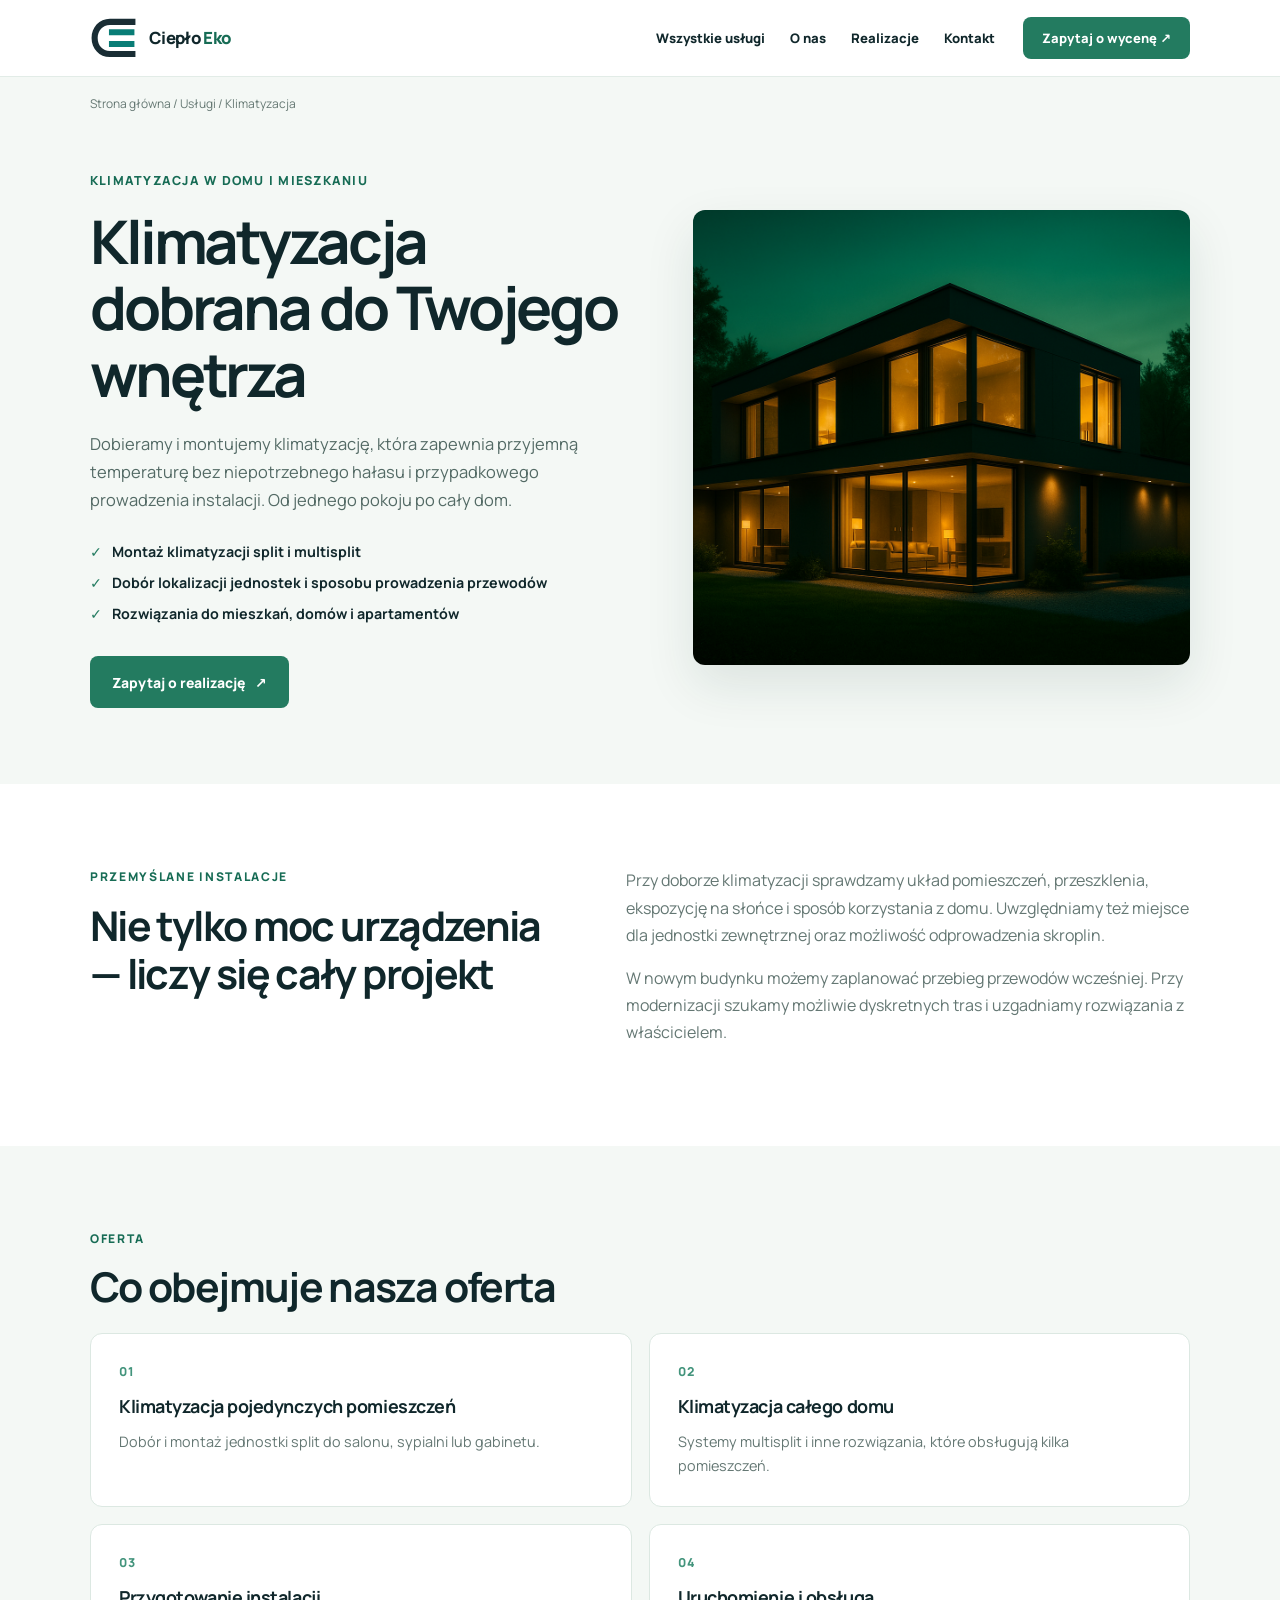
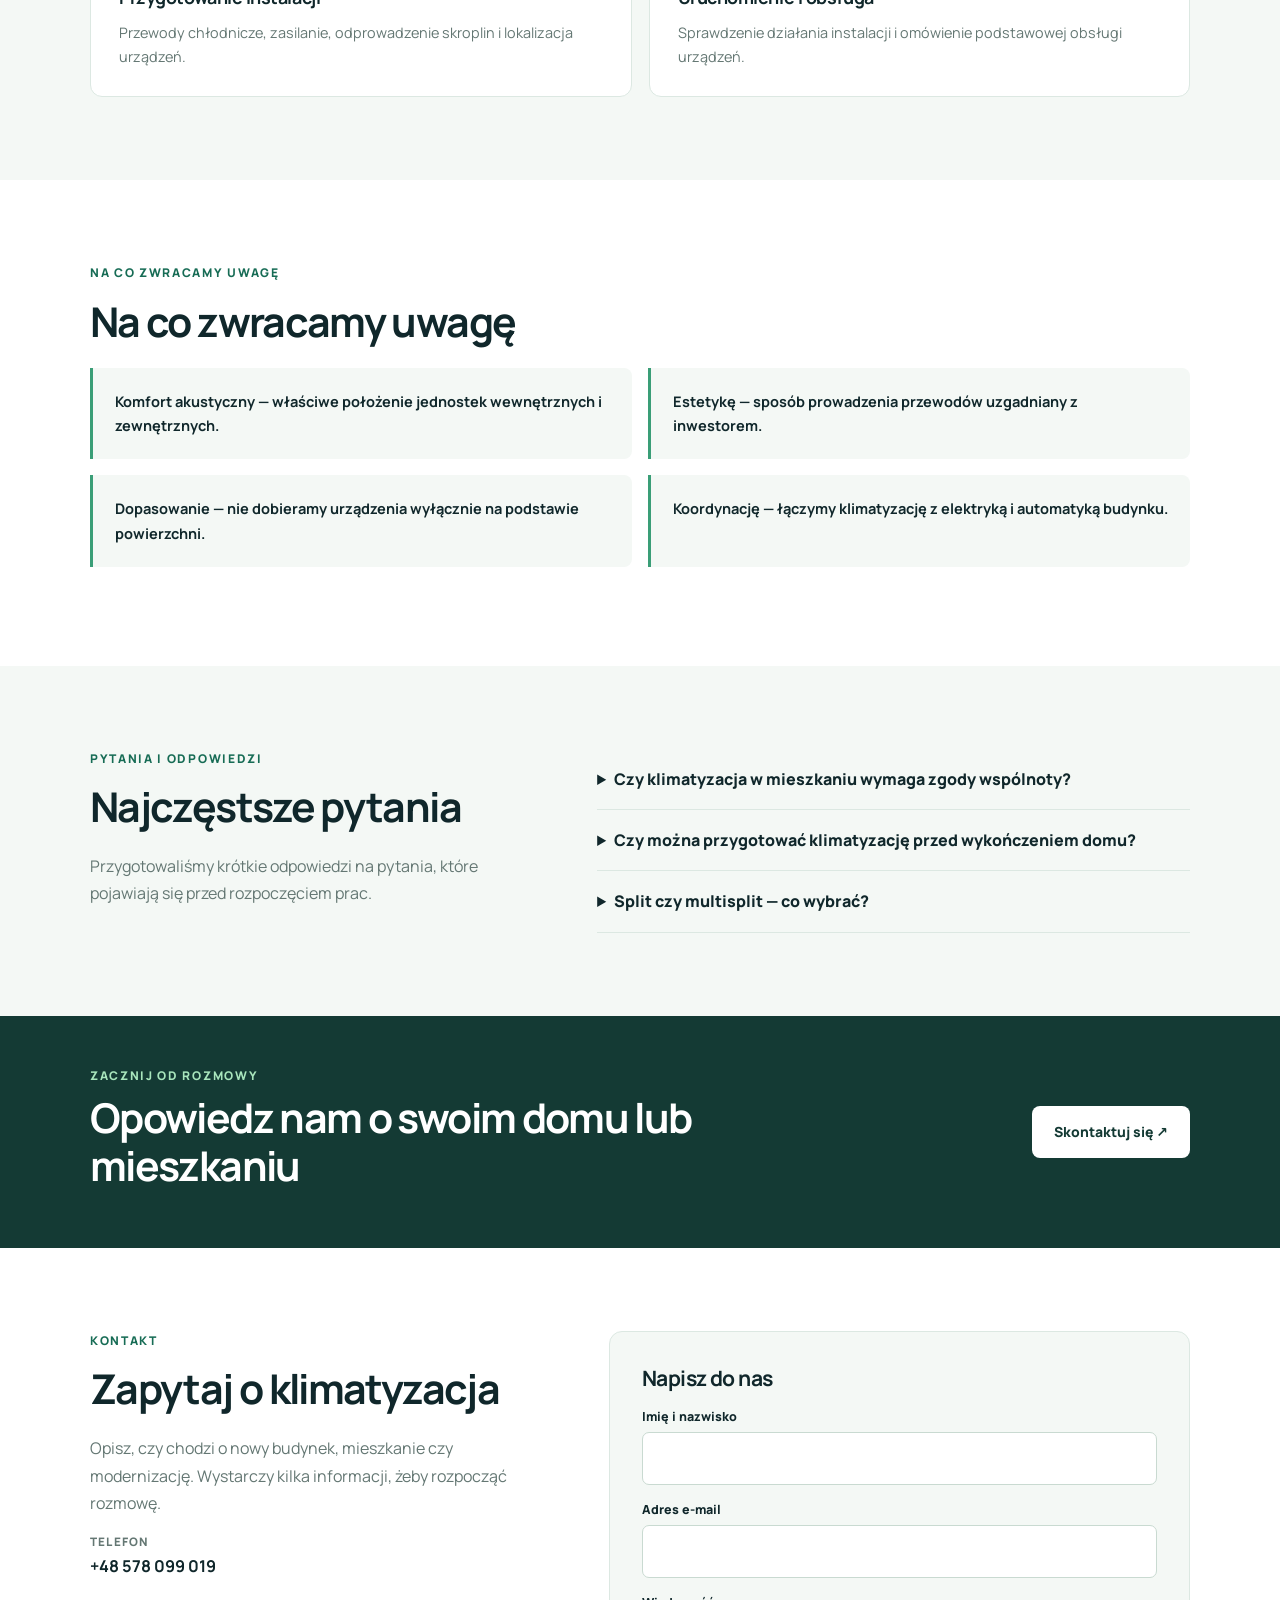
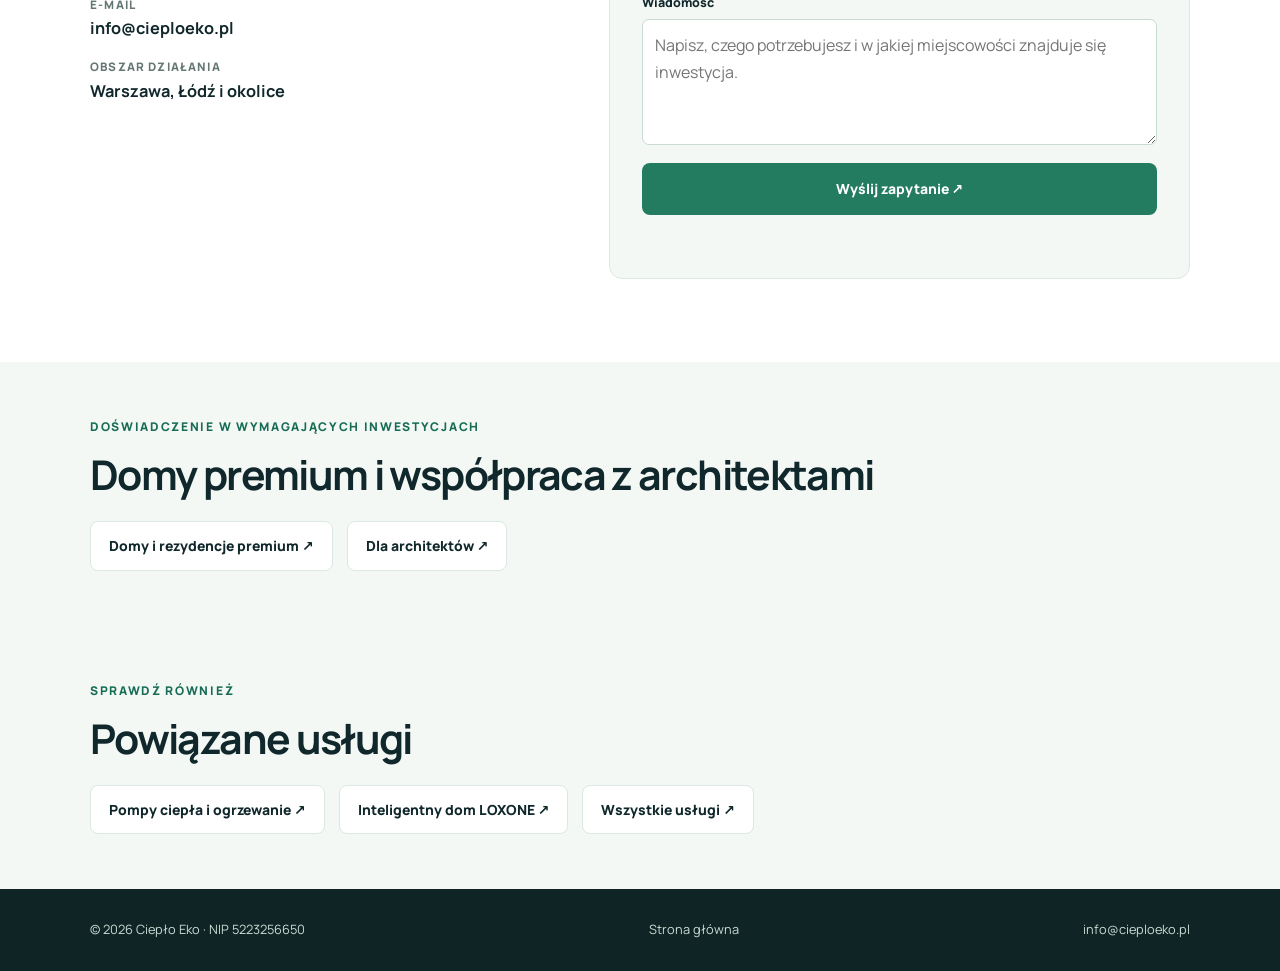
<file: klimatyzacja/index.html>
<!DOCTYPE html>
<html lang="pl">
<head>
<meta charset="UTF-8">
<meta name="viewport" content="width=device-width, initial-scale=1">
<meta name="theme-color" content="#143a34">
<title>Klimatyzacja do domu i mieszkania | Montaż Warszawa, Łódź – Ciepło Eko</title>
<meta name="description" content="Dobór i montaż klimatyzacji w domach, mieszkaniach i apartamentach. Systemy split i multisplit, komfort i estetyka instalacji. Warszawa, Łódź i okolice.">
<link rel="canonical" href="https://cieploeko.pl/klimatyzacja/">
<meta property="og:type" content="website"><meta property="og:locale" content="pl_PL">
<meta property="og:title" content="Klimatyzacja do domu i mieszkania | Montaż Warszawa, Łódź – Ciepło Eko">
<meta property="og:description" content="Dobór i montaż klimatyzacji w domach, mieszkaniach i apartamentach. Systemy split i multisplit, komfort i estetyka instalacji. Warszawa, Łódź i okolice.">
<meta property="og:url" content="https://cieploeko.pl/klimatyzacja/">
<meta property="og:image" content="https://cieploeko.pl/assets/hero-bg.jpg">
<link rel="icon" type="image/svg+xml" href="../assets/logo-new.svg">
<link rel="apple-touch-icon" sizes="180x180" href="../assets/favicon-new-180.png">
<link rel="preconnect" href="https://fonts.googleapis.com"><link rel="preconnect" href="https://fonts.gstatic.com" crossorigin>
<link href="https://fonts.googleapis.com/css2?family=Manrope:wght@400;500;600;700;800&display=swap" rel="stylesheet">
<link rel="stylesheet" href="../assets/service-pages.css">
<script type="application/ld+json">{"@context":"https://schema.org","@type":"Service","name":"Klimatyzacja","serviceType":"Klimatyzacja","description":"Dobór i montaż klimatyzacji w domach, mieszkaniach i apartamentach. Systemy split i multisplit, komfort i estetyka instalacji. Warszawa, Łódź i okolice.","areaServed":[{"@type":"City","name":"Warszawa"},{"@type":"City","name":"Łódź"}],"provider":{"@type":"LocalBusiness","name":"Ciepło Eko","url":"https://cieploeko.pl/","telephone":"+48578099019","email":"info@cieploeko.pl"}}</script>
</head>
<body>
<header class="header"><div class="wrap">
<a class="logo" href="../" aria-label="Ciepło Eko – strona główna"><img src="../assets/logo-new.svg" alt="" width="47" height="47"><span>Ciepło <em>Eko</em></span></a>
<nav class="nav" aria-label="Menu główne">
<a href="../#uslugi">Wszystkie usługi</a><a href="../#o-nas">O nas</a><a href="../#realizacje">Realizacje</a><a href="#kontakt">Kontakt</a></nav>
<a href="#kontakt" class="nav-cta">Zapytaj o wycenę ↗</a>
<button class="menu-toggle" aria-label="Otwórz menu" aria-expanded="false" type="button">☰</button>
</div></header>
<main>
<section class="hero"><div class="wrap"><nav class="crumb" aria-label="Ścieżka nawigacji"><a href="../">Strona główna</a> / <a href="../#uslugi">Usługi</a> / Klimatyzacja</nav><div class="hero-grid">
<div><span class="tag">Klimatyzacja w domu i mieszkaniu</span><h1>Klimatyzacja dobrana do Twojego wnętrza</h1><p class="lead">Dobieramy i montujemy klimatyzację, która zapewnia przyjemną temperaturę bez niepotrzebnego hałasu i przypadkowego prowadzenia instalacji. Od jednego pokoju po cały dom.</p>
<ul class="check-list"><li>Montaż klimatyzacji split i multisplit</li><li>Dobór lokalizacji jednostek i sposobu prowadzenia przewodów</li><li>Rozwiązania do mieszkań, domów i apartamentów</li></ul>
<a class="button" href="#kontakt">Zapytaj o realizację <span aria-hidden="true">↗</span></a></div>
<img class="hero-photo" src="../assets/hero-bg.jpg" alt="Nowoczesne instalacje w domu" fetchpriority="high">
</div></div></section>
<section class="section"><div class="wrap intro-grid"><div><span class="eyebrow">Przemyślane instalacje</span><h2>Nie tylko moc urządzenia — liczy się cały projekt</h2></div><div><p>Przy doborze klimatyzacji sprawdzamy układ pomieszczeń, przeszklenia, ekspozycję na słońce i sposób korzystania z domu. Uwzględniamy też miejsce dla jednostki zewnętrznej oraz możliwość odprowadzenia skroplin.</p><p>W nowym budynku możemy zaplanować przebieg przewodów wcześniej. Przy modernizacji szukamy możliwie dyskretnych tras i uzgadniamy rozwiązania z właścicielem.</p></div></div></section>
<section class="section section-soft" id="zakres"><div class="wrap"><span class="eyebrow">Oferta</span><h2>Co obejmuje nasza oferta</h2><div class="feature-grid"><article class="feature"><span class="num">01</span><h3>Klimatyzacja pojedynczych pomieszczeń</h3><p>Dobór i montaż jednostki split do salonu, sypialni lub gabinetu.</p></article><article class="feature"><span class="num">02</span><h3>Klimatyzacja całego domu</h3><p>Systemy multisplit i inne rozwiązania, które obsługują kilka pomieszczeń.</p></article><article class="feature"><span class="num">03</span><h3>Przygotowanie instalacji</h3><p>Przewody chłodnicze, zasilanie, odprowadzenie skroplin i lokalizacja urządzeń.</p></article><article class="feature"><span class="num">04</span><h3>Uruchomienie i obsługa</h3><p>Sprawdzenie działania instalacji i omówienie podstawowej obsługi urządzeń.</p></article></div></div></section>
<section class="section"><div class="wrap"><span class="eyebrow">Na co zwracamy uwagę</span><h2>Na co zwracamy uwagę</h2><ul class="benefit-grid"><li>Komfort akustyczny — właściwe położenie jednostek wewnętrznych i zewnętrznych.</li><li>Estetykę — sposób prowadzenia przewodów uzgadniany z inwestorem.</li><li>Dopasowanie — nie dobieramy urządzenia wyłącznie na podstawie powierzchni.</li><li>Koordynację — łączymy klimatyzację z elektryką i automatyką budynku.</li></ul></div></section>
<section class="section section-soft" id="pytania"><div class="wrap faq"><div><span class="eyebrow">Pytania i odpowiedzi</span><h2>Najczęstsze pytania</h2><p class="text-muted">Przygotowaliśmy krótkie odpowiedzi na pytania, które pojawiają się przed rozpoczęciem prac.</p></div><div><details><summary>Czy klimatyzacja w mieszkaniu wymaga zgody wspólnoty?</summary><p>To zależy od miejsca montażu jednostki zewnętrznej i zasad obowiązujących w budynku. Przed realizacją warto sprawdzić regulamin wspólnoty lub spółdzielni.</p></details><details><summary>Czy można przygotować klimatyzację przed wykończeniem domu?</summary><p>Tak. Na etapie instalacji można zaplanować przewody i odpływ skroplin, nawet jeśli zakup jednostek nastąpi później.</p></details><details><summary>Split czy multisplit — co wybrać?</summary><p>Zależy od liczby pomieszczeń, możliwości montażu jednostek zewnętrznych i sposobu użytkowania. Dobór poprzedzamy rozmową o układzie budynku.</p></details></div></div></section>
<section class="cta-band"><div class="wrap"><div><span class="eyebrow">Zacznij od rozmowy</span><h2>Opowiedz nam o swoim domu lub mieszkaniu</h2></div><a class="button button-light" href="#kontakt">Skontaktuj się ↗</a></div></section>
<section class="section" id="kontakt"><div class="wrap contact"><div><span class="eyebrow">Kontakt</span><h2>Zapytaj o klimatyzacja</h2><p class="text-muted">Opisz, czy chodzi o nowy budynek, mieszkanie czy modernizację. Wystarczy kilka informacji, żeby rozpocząć rozmowę.</p>
<div class="contact-list"><div><small>Telefon</small><a href="tel:+48578099019"><strong>+48 578 099 019</strong></a></div><div><small>E-mail</small><a href="mailto:info@cieploeko.pl"><strong>info@cieploeko.pl</strong></a></div><div><small>Obszar działania</small><strong>Warszawa, Łódź i okolice</strong></div></div></div>
<form class="form" id="service-contact" action="https://formspree.io/f/mandaqza" method="POST"><h3>Napisz do nas</h3>
<input type="hidden" name="service" value="Klimatyzacja">
<label for="name">Imię i nazwisko</label><input id="name" type="text" name="name" autocomplete="name" required maxlength="120">
<label for="email">Adres e-mail</label><input id="email" type="email" name="email" autocomplete="email" required maxlength="160">
<label for="message">Wiadomość</label><textarea id="message" name="message" required maxlength="5000" placeholder="Napisz, czego potrzebujesz i w jakiej miejscowości znajduje się inwestycja."></textarea>
<input type="text" name="_gotcha" tabindex="-1" autocomplete="off" aria-hidden="true" style="position:absolute;left:-9999px;width:1px;height:1px">
<button type="submit" class="button">Wyślij zapytanie ↗</button><p class="form-status" role="status" aria-live="polite"></p></form></div></section>
<section class="related"><div class="wrap"><span class="eyebrow">Doświadczenie w wymagających inwestycjach</span><h2>Domy premium i współpraca z architektami</h2><div class="related-links"><a href="../domy-rezydencje-premium/">Domy i rezydencje premium ↗</a><a href="../dla-architektow/">Dla architektów ↗</a></div></div></section>
<section class="related"><div class="wrap"><span class="eyebrow">Sprawdź również</span><h2>Powiązane usługi</h2><div class="related-links"><a href="../pompy-ciepla-i-ogrzewanie/">Pompy ciepła i ogrzewanie ↗</a><a href="../inteligentny-dom-loxone/">Inteligentny dom LOXONE ↗</a><a href="../#uslugi">Wszystkie usługi ↗</a></div></div></section>
</main>
<footer><div class="wrap"><span>© <span data-year>2026</span> Ciepło Eko · NIP 5223256650</span><a href="../">Strona główna</a><a href="mailto:info@cieploeko.pl">info@cieploeko.pl</a></div></footer>
<script src="../assets/service-pages.js" defer></script>
</body></html>
</file>
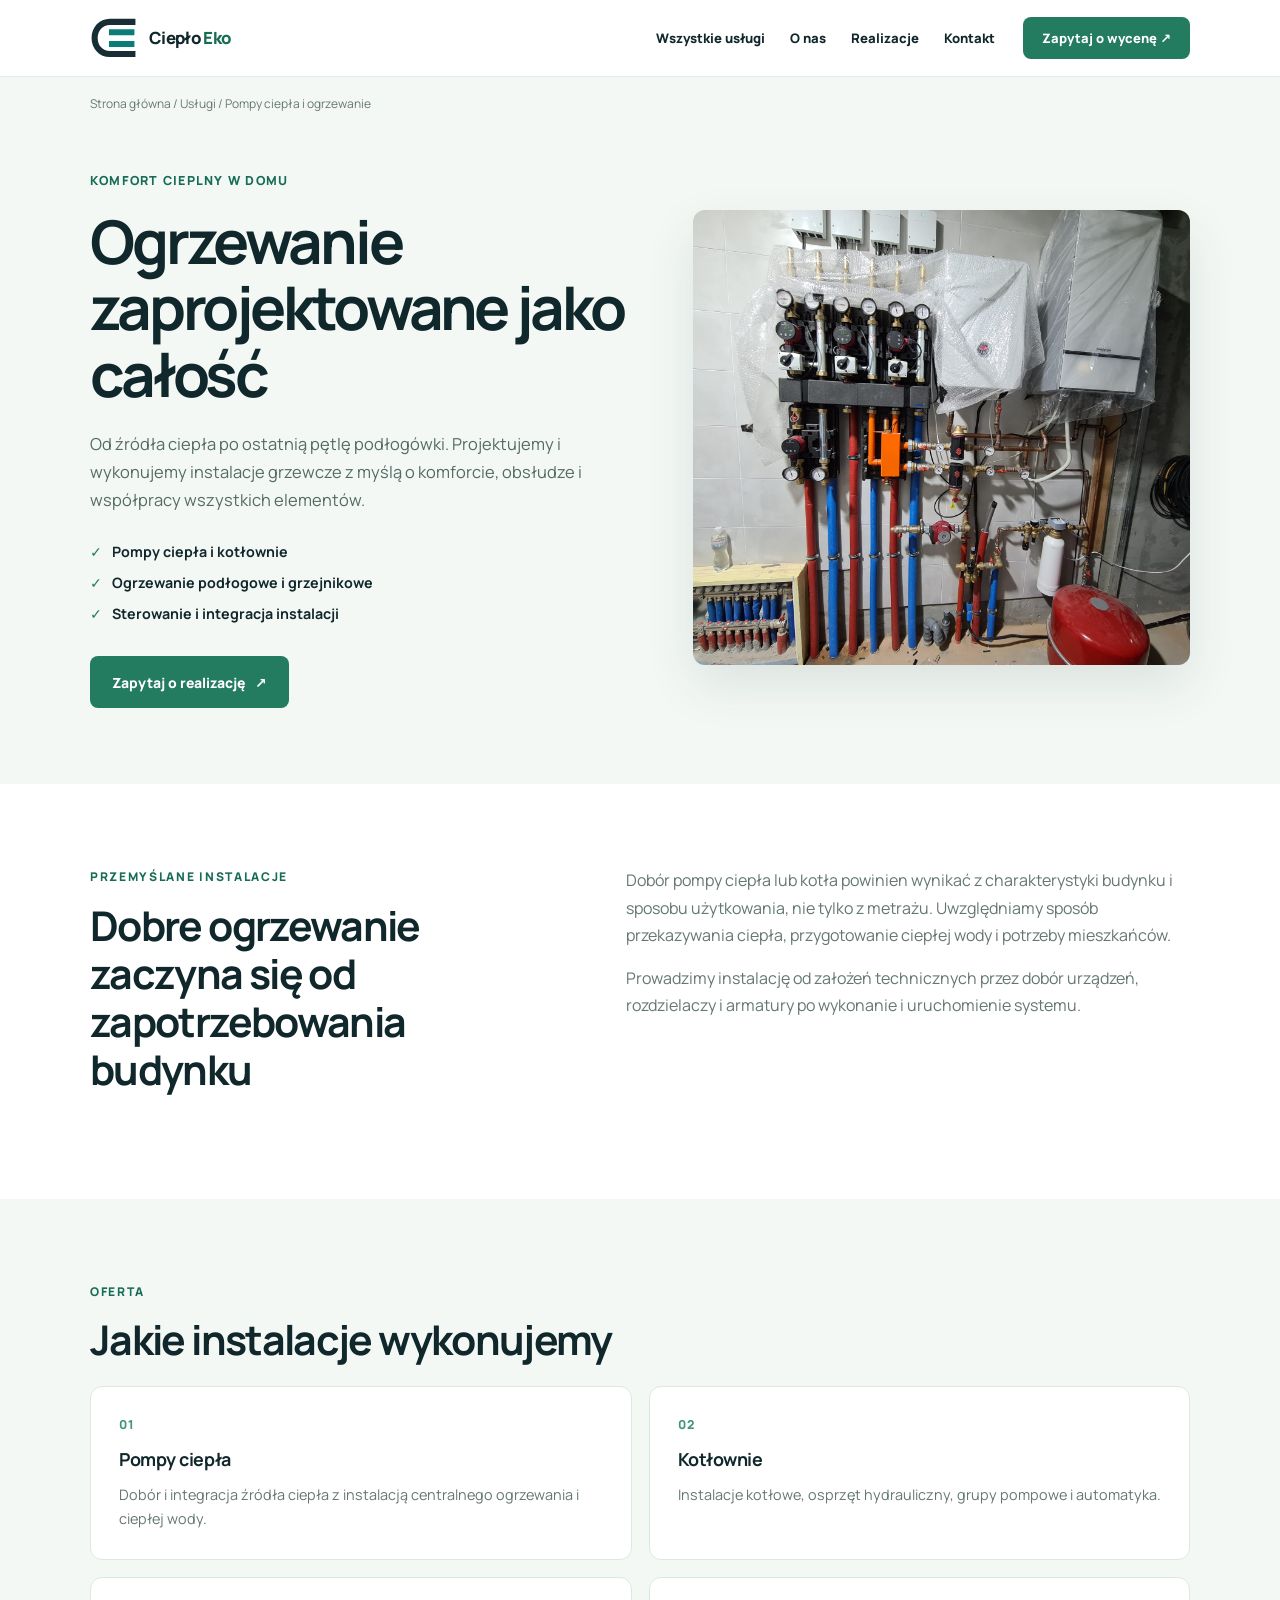
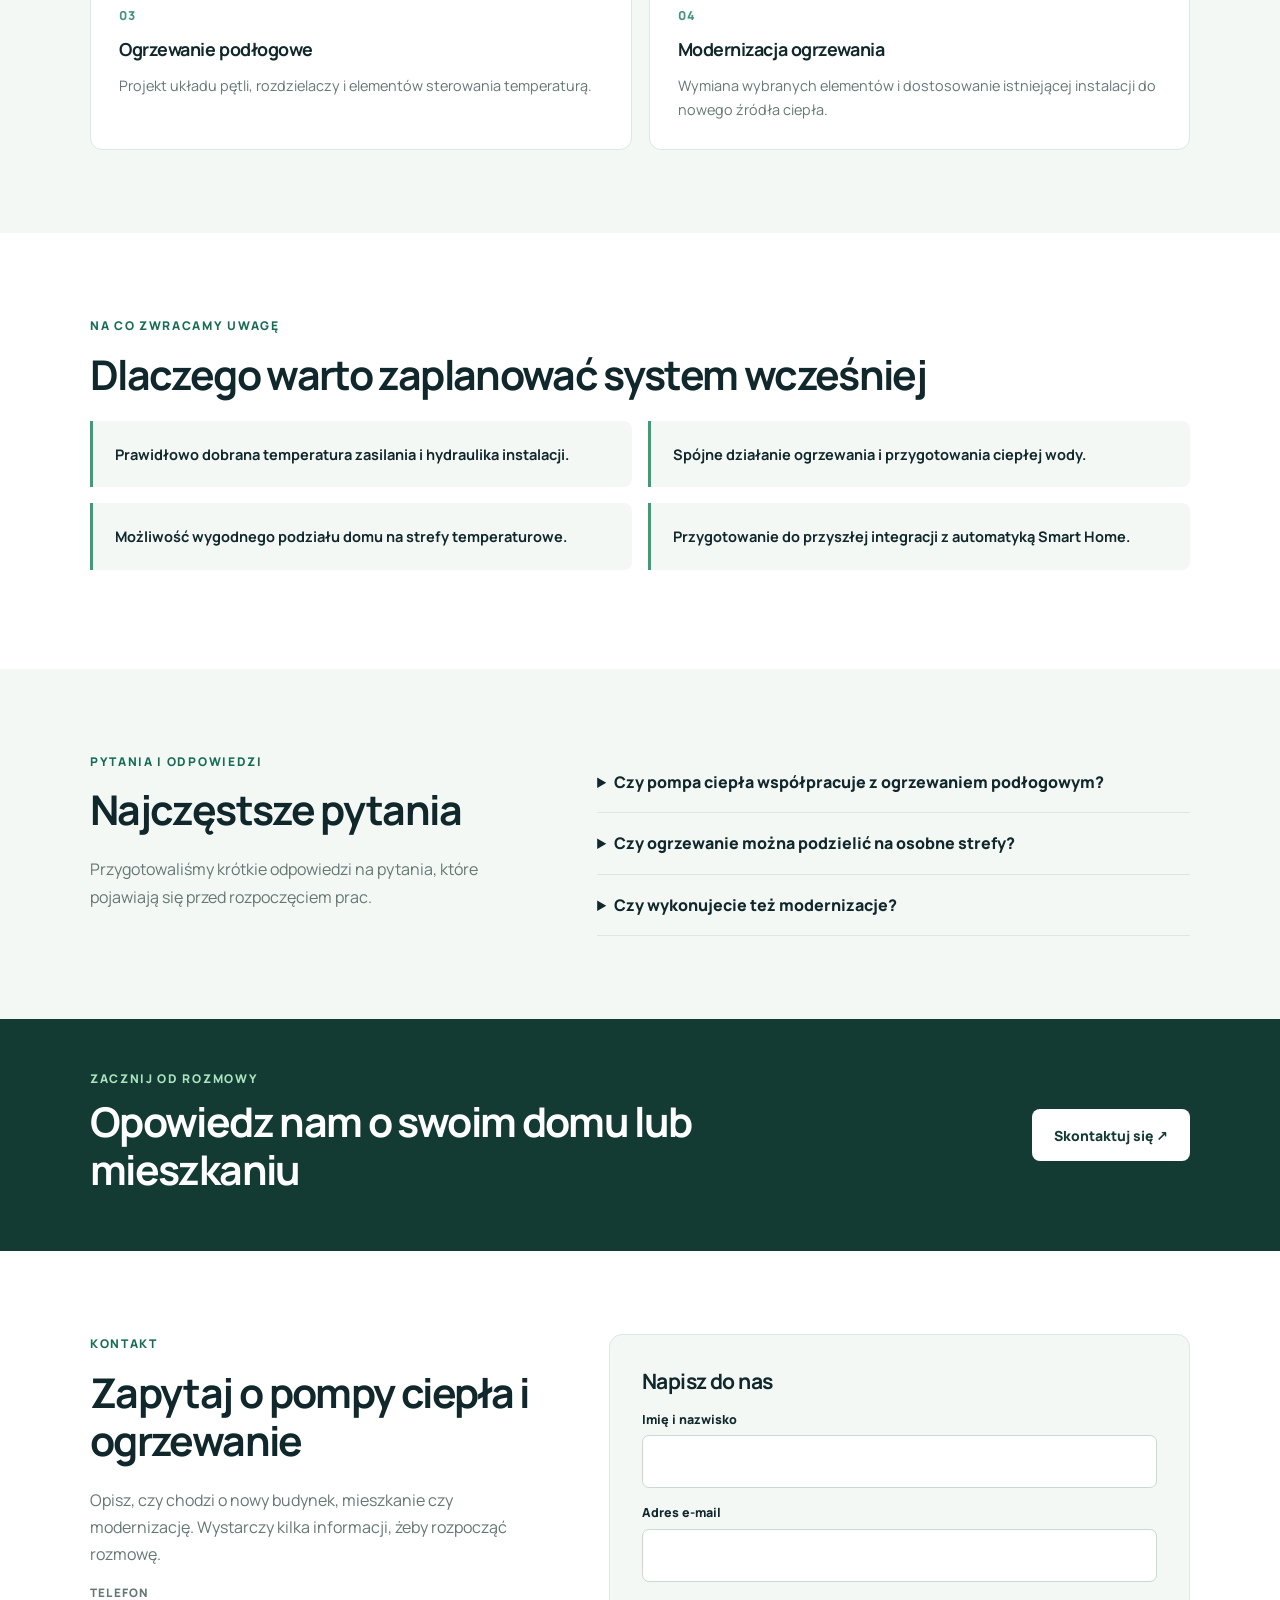
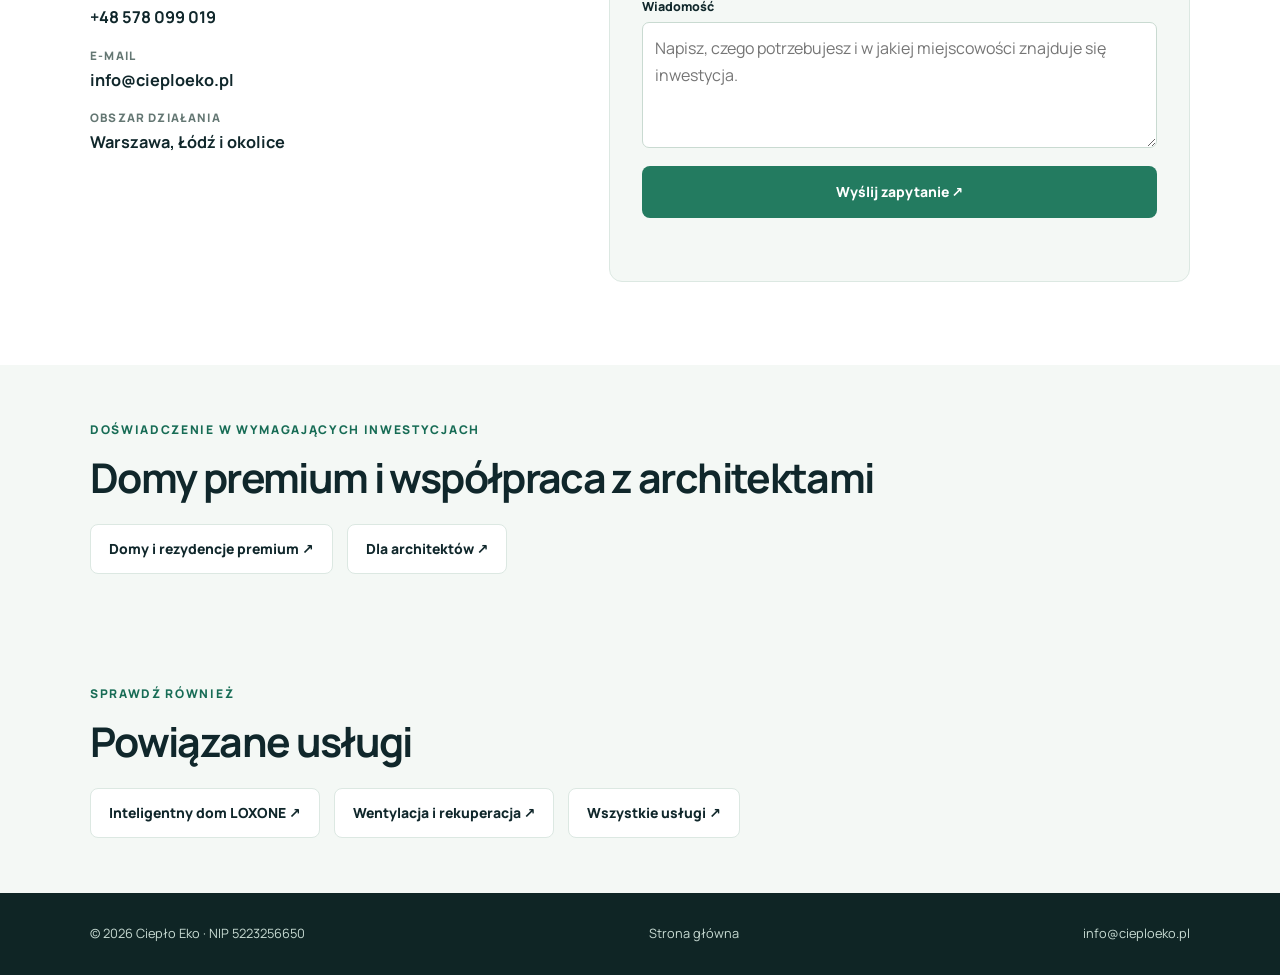
<file: pompy-ciepla-i-ogrzewanie/index.html>
<!DOCTYPE html>
<html lang="pl">
<head>
<meta charset="UTF-8">
<meta name="viewport" content="width=device-width, initial-scale=1">
<meta name="theme-color" content="#143a34">
<title>Pompy ciepła i ogrzewanie podłogowe | Warszawa – Ciepło Eko</title>
<meta name="description" content="Projektowanie i wykonanie ogrzewania w domach: pompy ciepła, kotłownie, ogrzewanie podłogowe i sterowanie. Warszawa, Łódź i okolice.">
<link rel="canonical" href="https://cieploeko.pl/pompy-ciepla-i-ogrzewanie/">
<meta property="og:type" content="website"><meta property="og:locale" content="pl_PL">
<meta property="og:title" content="Pompy ciepła i ogrzewanie podłogowe | Warszawa – Ciepło Eko">
<meta property="og:description" content="Projektowanie i wykonanie ogrzewania w domach: pompy ciepła, kotłownie, ogrzewanie podłogowe i sterowanie. Warszawa, Łódź i okolice.">
<meta property="og:url" content="https://cieploeko.pl/pompy-ciepla-i-ogrzewanie/">
<meta property="og:image" content="https://cieploeko.pl/assets/20211110_164051.jpg">
<link rel="icon" type="image/svg+xml" href="../assets/logo-new.svg">
<link rel="apple-touch-icon" sizes="180x180" href="../assets/favicon-new-180.png">
<link rel="preconnect" href="https://fonts.googleapis.com"><link rel="preconnect" href="https://fonts.gstatic.com" crossorigin>
<link href="https://fonts.googleapis.com/css2?family=Manrope:wght@400;500;600;700;800&display=swap" rel="stylesheet">
<link rel="stylesheet" href="../assets/service-pages.css">
<script type="application/ld+json">{"@context":"https://schema.org","@type":"Service","name":"Pompy ciepła i ogrzewanie","serviceType":"Pompy ciepła i ogrzewanie","description":"Projektowanie i wykonanie ogrzewania w domach: pompy ciepła, kotłownie, ogrzewanie podłogowe i sterowanie. Warszawa, Łódź i okolice.","areaServed":[{"@type":"City","name":"Warszawa"},{"@type":"City","name":"Łódź"}],"provider":{"@type":"LocalBusiness","name":"Ciepło Eko","url":"https://cieploeko.pl/","telephone":"+48578099019","email":"info@cieploeko.pl"}}</script>
</head>
<body>
<header class="header"><div class="wrap">
<a class="logo" href="../" aria-label="Ciepło Eko – strona główna"><img src="../assets/logo-new.svg" alt="" width="47" height="47"><span>Ciepło <em>Eko</em></span></a>
<nav class="nav" aria-label="Menu główne">
<a href="../#uslugi">Wszystkie usługi</a><a href="../#o-nas">O nas</a><a href="../#realizacje">Realizacje</a><a href="#kontakt">Kontakt</a></nav>
<a href="#kontakt" class="nav-cta">Zapytaj o wycenę ↗</a>
<button class="menu-toggle" aria-label="Otwórz menu" aria-expanded="false" type="button">☰</button>
</div></header>
<main>
<section class="hero"><div class="wrap"><nav class="crumb" aria-label="Ścieżka nawigacji"><a href="../">Strona główna</a> / <a href="../#uslugi">Usługi</a> / Pompy ciepła i ogrzewanie</nav><div class="hero-grid">
<div><span class="tag">Komfort cieplny w domu</span><h1>Ogrzewanie zaprojektowane jako całość</h1><p class="lead">Od źródła ciepła po ostatnią pętlę podłogówki. Projektujemy i wykonujemy instalacje grzewcze z myślą o komforcie, obsłudze i współpracy wszystkich elementów.</p>
<ul class="check-list"><li>Pompy ciepła i kotłownie</li><li>Ogrzewanie podłogowe i grzejnikowe</li><li>Sterowanie i integracja instalacji</li></ul>
<a class="button" href="#kontakt">Zapytaj o realizację <span aria-hidden="true">↗</span></a></div>
<img class="hero-photo" src="../assets/20211110_164051.jpg" alt="Kotłownia i instalacja ogrzewania wykonana przez Ciepło Eko" fetchpriority="high">
</div></div></section>
<section class="section"><div class="wrap intro-grid"><div><span class="eyebrow">Przemyślane instalacje</span><h2>Dobre ogrzewanie zaczyna się od zapotrzebowania budynku</h2></div><div><p>Dobór pompy ciepła lub kotła powinien wynikać z charakterystyki budynku i sposobu użytkowania, nie tylko z metrażu. Uwzględniamy sposób przekazywania ciepła, przygotowanie ciepłej wody i potrzeby mieszkańców.</p><p>Prowadzimy instalację od założeń technicznych przez dobór urządzeń, rozdzielaczy i armatury po wykonanie i uruchomienie systemu.</p></div></div></section>
<section class="section section-soft" id="zakres"><div class="wrap"><span class="eyebrow">Oferta</span><h2>Jakie instalacje wykonujemy</h2><div class="feature-grid"><article class="feature"><span class="num">01</span><h3>Pompy ciepła</h3><p>Dobór i integracja źródła ciepła z instalacją centralnego ogrzewania i ciepłej wody.</p></article><article class="feature"><span class="num">02</span><h3>Kotłownie</h3><p>Instalacje kotłowe, osprzęt hydrauliczny, grupy pompowe i automatyka.</p></article><article class="feature"><span class="num">03</span><h3>Ogrzewanie podłogowe</h3><p>Projekt układu pętli, rozdzielaczy i elementów sterowania temperaturą.</p></article><article class="feature"><span class="num">04</span><h3>Modernizacja ogrzewania</h3><p>Wymiana wybranych elementów i dostosowanie istniejącej instalacji do nowego źródła ciepła.</p></article></div></div></section>
<section class="section"><div class="wrap"><span class="eyebrow">Na co zwracamy uwagę</span><h2>Dlaczego warto zaplanować system wcześniej</h2><ul class="benefit-grid"><li>Prawidłowo dobrana temperatura zasilania i hydraulika instalacji.</li><li>Spójne działanie ogrzewania i przygotowania ciepłej wody.</li><li>Możliwość wygodnego podziału domu na strefy temperaturowe.</li><li>Przygotowanie do przyszłej integracji z automatyką Smart Home.</li></ul></div></section>
<section class="section section-soft" id="pytania"><div class="wrap faq"><div><span class="eyebrow">Pytania i odpowiedzi</span><h2>Najczęstsze pytania</h2><p class="text-muted">Przygotowaliśmy krótkie odpowiedzi na pytania, które pojawiają się przed rozpoczęciem prac.</p></div><div><details><summary>Czy pompa ciepła współpracuje z ogrzewaniem podłogowym?</summary><p>Tak. Ogrzewanie płaszczyznowe pracuje zwykle przy niższych temperaturach zasilania, co może sprzyjać efektywnej pracy odpowiednio dobranej pompy ciepła.</p></details><details><summary>Czy ogrzewanie można podzielić na osobne strefy?</summary><p>Tak. Dobór rozdzielaczy, regulatorów i siłowników pozwala sterować temperaturą w różnych pomieszczeniach.</p></details><details><summary>Czy wykonujecie też modernizacje?</summary><p>Możemy ocenić zakres modernizacji istniejącej kotłowni lub instalacji i zaproponować odpowiednie rozwiązanie.</p></details></div></div></section>
<section class="cta-band"><div class="wrap"><div><span class="eyebrow">Zacznij od rozmowy</span><h2>Opowiedz nam o swoim domu lub mieszkaniu</h2></div><a class="button button-light" href="#kontakt">Skontaktuj się ↗</a></div></section>
<section class="section" id="kontakt"><div class="wrap contact"><div><span class="eyebrow">Kontakt</span><h2>Zapytaj o pompy ciepła i ogrzewanie</h2><p class="text-muted">Opisz, czy chodzi o nowy budynek, mieszkanie czy modernizację. Wystarczy kilka informacji, żeby rozpocząć rozmowę.</p>
<div class="contact-list"><div><small>Telefon</small><a href="tel:+48578099019"><strong>+48 578 099 019</strong></a></div><div><small>E-mail</small><a href="mailto:info@cieploeko.pl"><strong>info@cieploeko.pl</strong></a></div><div><small>Obszar działania</small><strong>Warszawa, Łódź i okolice</strong></div></div></div>
<form class="form" id="service-contact" action="https://formspree.io/f/mandaqza" method="POST"><h3>Napisz do nas</h3>
<input type="hidden" name="service" value="Pompy ciepła i ogrzewanie">
<label for="name">Imię i nazwisko</label><input id="name" type="text" name="name" autocomplete="name" required maxlength="120">
<label for="email">Adres e-mail</label><input id="email" type="email" name="email" autocomplete="email" required maxlength="160">
<label for="message">Wiadomość</label><textarea id="message" name="message" required maxlength="5000" placeholder="Napisz, czego potrzebujesz i w jakiej miejscowości znajduje się inwestycja."></textarea>
<input type="text" name="_gotcha" tabindex="-1" autocomplete="off" aria-hidden="true" style="position:absolute;left:-9999px;width:1px;height:1px">
<button type="submit" class="button">Wyślij zapytanie ↗</button><p class="form-status" role="status" aria-live="polite"></p></form></div></section>
<section class="related"><div class="wrap"><span class="eyebrow">Doświadczenie w wymagających inwestycjach</span><h2>Domy premium i współpraca z architektami</h2><div class="related-links"><a href="../domy-rezydencje-premium/">Domy i rezydencje premium ↗</a><a href="../dla-architektow/">Dla architektów ↗</a></div></div></section>
<section class="related"><div class="wrap"><span class="eyebrow">Sprawdź również</span><h2>Powiązane usługi</h2><div class="related-links"><a href="../inteligentny-dom-loxone/">Inteligentny dom LOXONE ↗</a><a href="../wentylacja-i-rekuperacja/">Wentylacja i rekuperacja ↗</a><a href="../#uslugi">Wszystkie usługi ↗</a></div></div></section>
</main>
<footer><div class="wrap"><span>© <span data-year>2026</span> Ciepło Eko · NIP 5223256650</span><a href="../">Strona główna</a><a href="mailto:info@cieploeko.pl">info@cieploeko.pl</a></div></footer>
<script src="../assets/service-pages.js" defer></script>
</body></html>
</file>
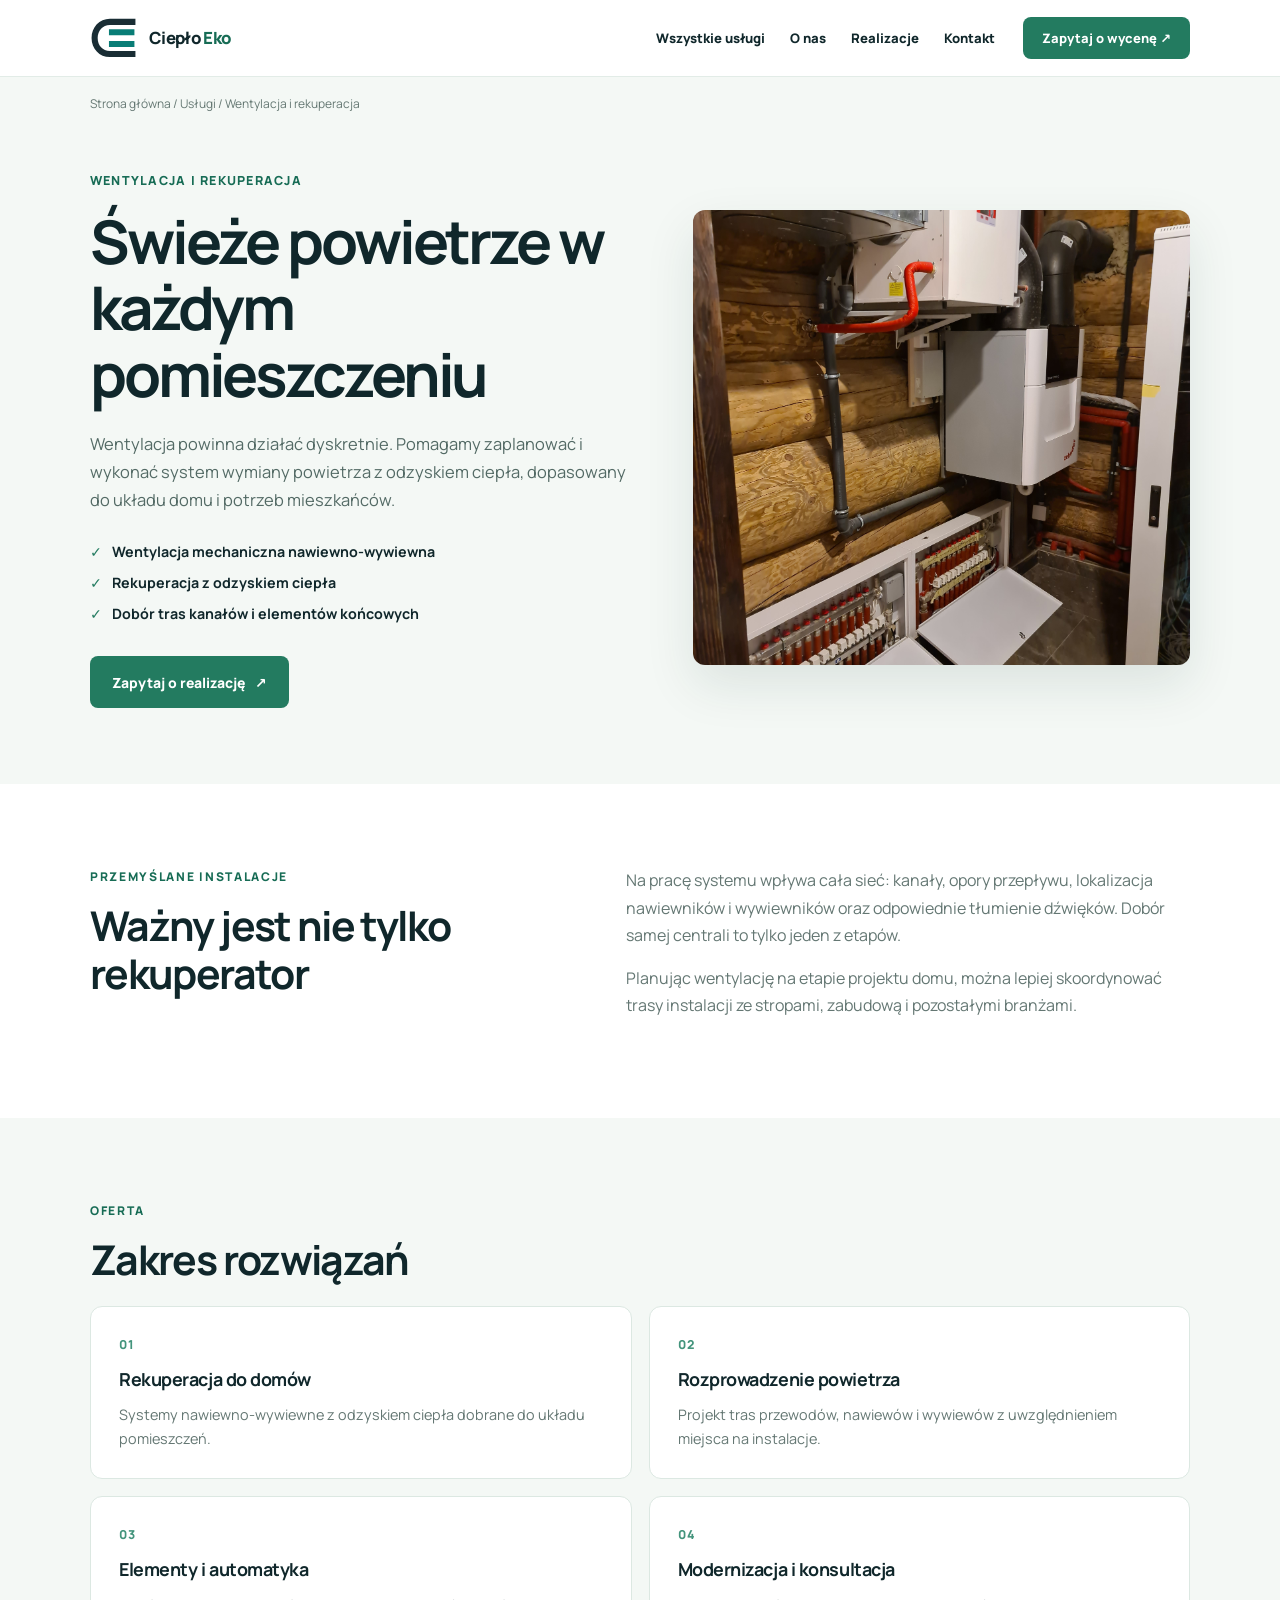
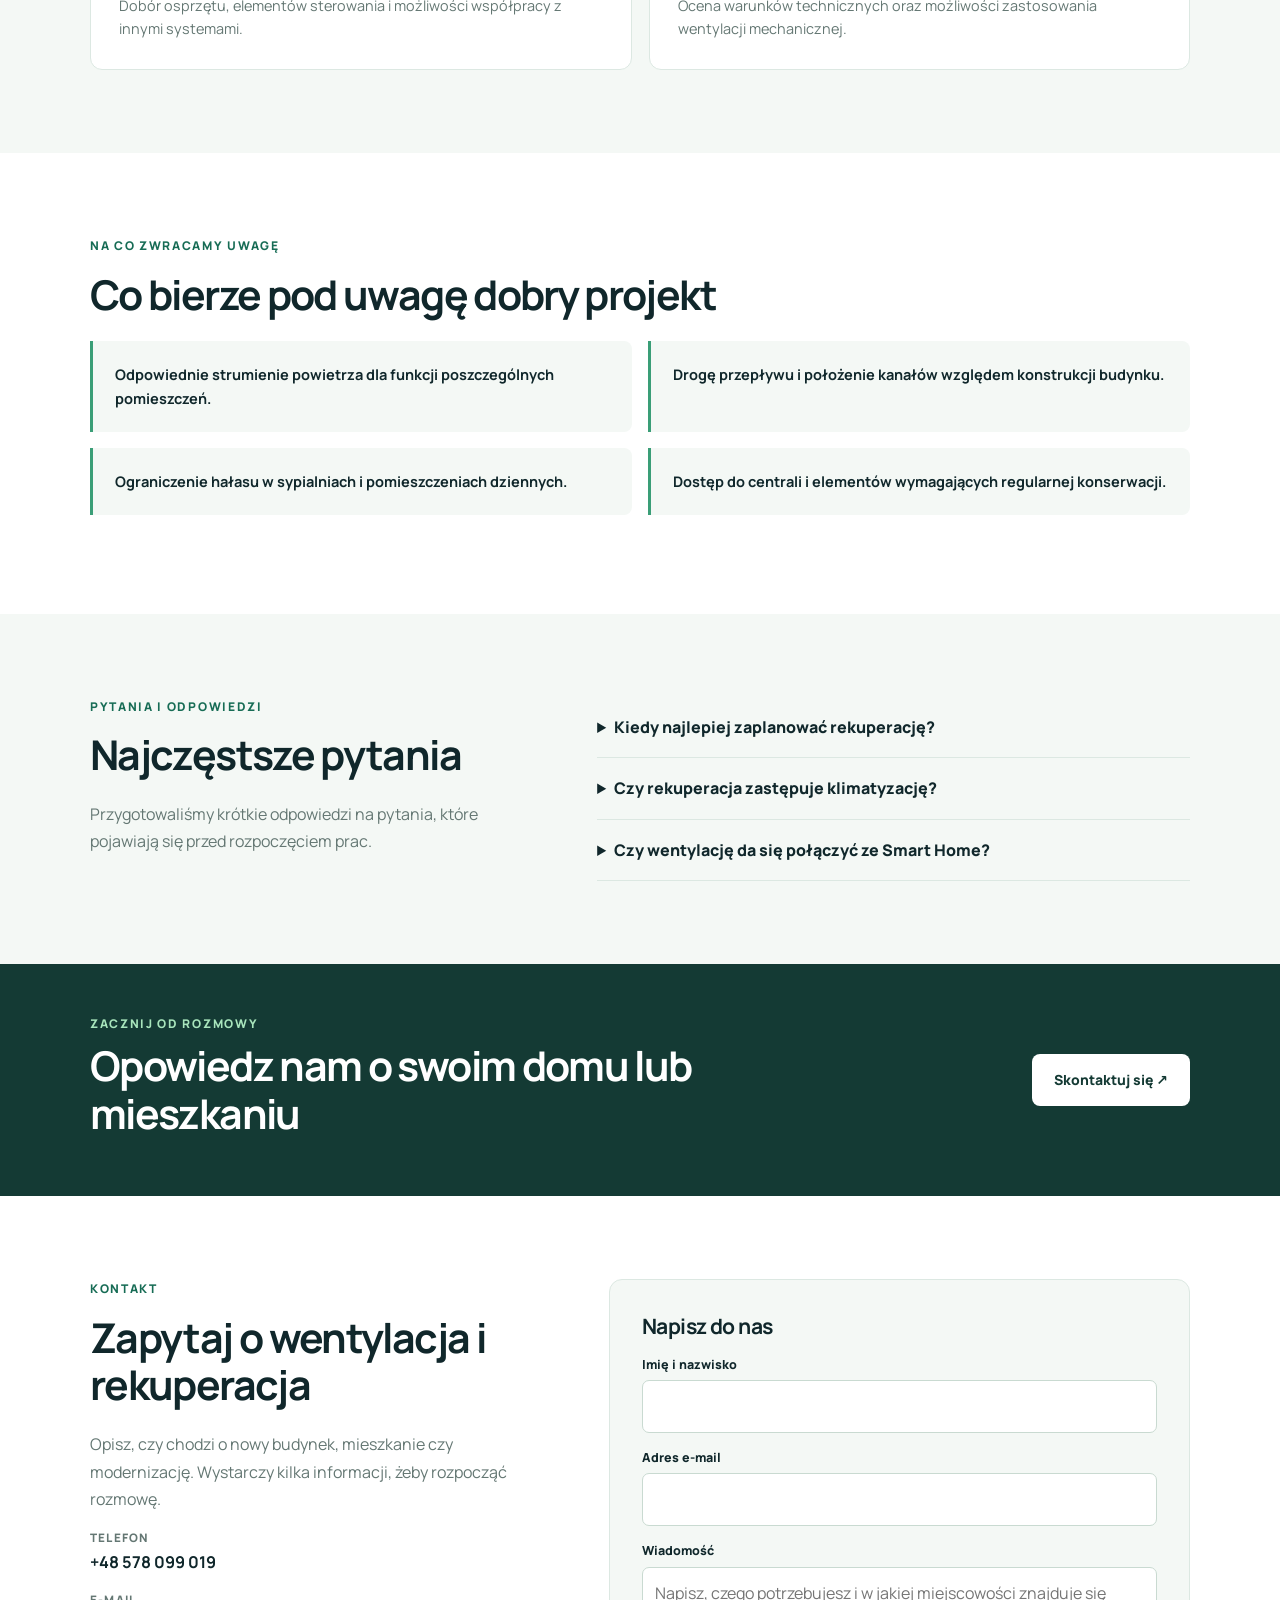
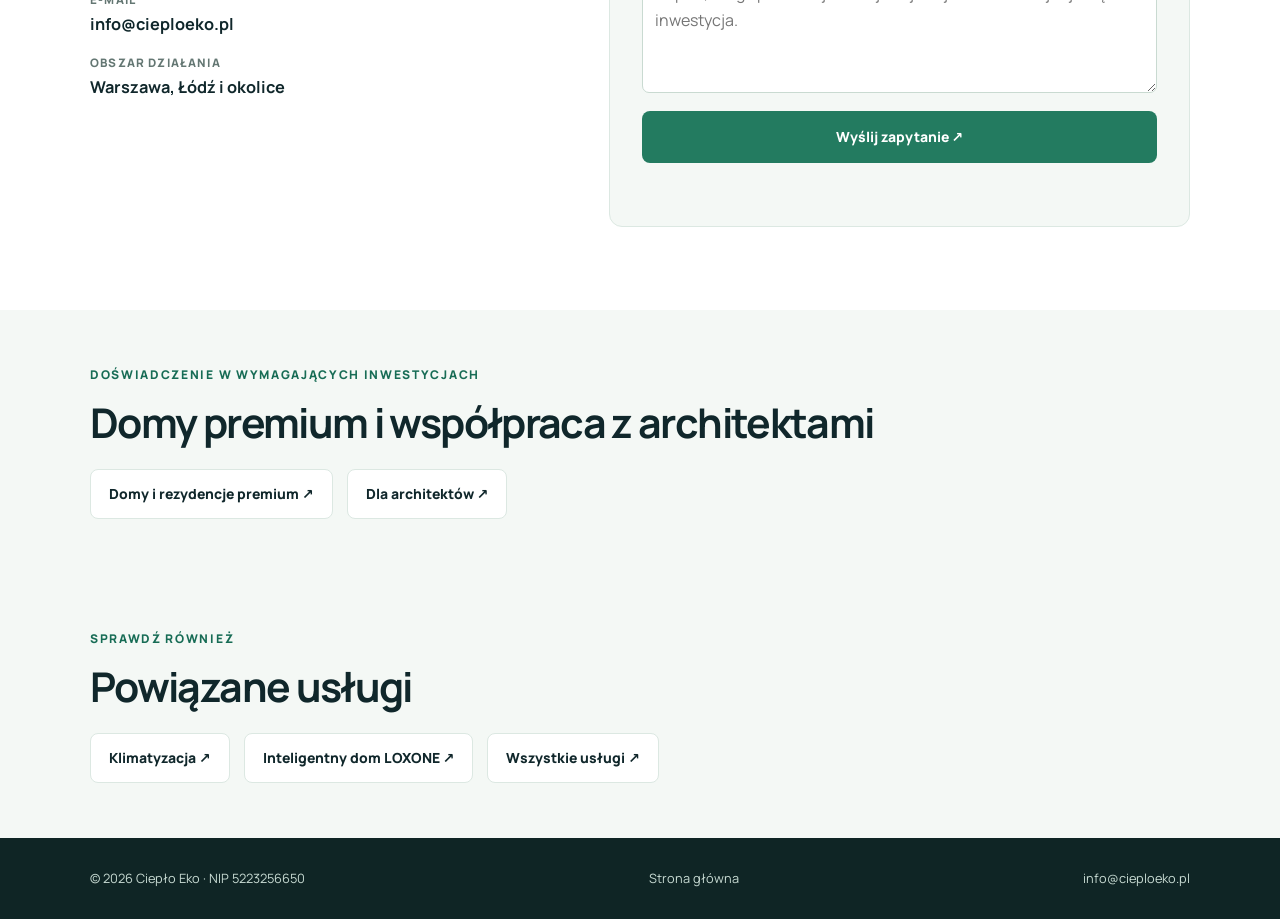
<file: wentylacja-i-rekuperacja/index.html>
<!DOCTYPE html>
<html lang="pl">
<head>
<meta charset="UTF-8">
<meta name="viewport" content="width=device-width, initial-scale=1">
<meta name="theme-color" content="#143a34">
<title>Wentylacja i rekuperacja w domu | Warszawa, Łódź – Ciepło Eko</title>
<meta name="description" content="Rekuperacja i wentylacja mechaniczna dla nowych domów i modernizacji. Dobór centrali, kanałów i lokalizacji nawiewu oraz wywiewu. Warszawa i Łódź.">
<link rel="canonical" href="https://cieploeko.pl/wentylacja-i-rekuperacja/">
<meta property="og:type" content="website"><meta property="og:locale" content="pl_PL">
<meta property="og:title" content="Wentylacja i rekuperacja w domu | Warszawa, Łódź – Ciepło Eko">
<meta property="og:description" content="Rekuperacja i wentylacja mechaniczna dla nowych domów i modernizacji. Dobór centrali, kanałów i lokalizacji nawiewu oraz wywiewu. Warszawa i Łódź.">
<meta property="og:url" content="https://cieploeko.pl/wentylacja-i-rekuperacja/">
<meta property="og:image" content="https://cieploeko.pl/assets/20200520_150026.jpg">
<link rel="icon" type="image/svg+xml" href="../assets/logo-new.svg">
<link rel="apple-touch-icon" sizes="180x180" href="../assets/favicon-new-180.png">
<link rel="preconnect" href="https://fonts.googleapis.com"><link rel="preconnect" href="https://fonts.gstatic.com" crossorigin>
<link href="https://fonts.googleapis.com/css2?family=Manrope:wght@400;500;600;700;800&display=swap" rel="stylesheet">
<link rel="stylesheet" href="../assets/service-pages.css">
<script type="application/ld+json">{"@context":"https://schema.org","@type":"Service","name":"Wentylacja i rekuperacja","serviceType":"Wentylacja i rekuperacja","description":"Rekuperacja i wentylacja mechaniczna dla nowych domów i modernizacji. Dobór centrali, kanałów i lokalizacji nawiewu oraz wywiewu. Warszawa i Łódź.","areaServed":[{"@type":"City","name":"Warszawa"},{"@type":"City","name":"Łódź"}],"provider":{"@type":"LocalBusiness","name":"Ciepło Eko","url":"https://cieploeko.pl/","telephone":"+48578099019","email":"info@cieploeko.pl"}}</script>
</head>
<body>
<header class="header"><div class="wrap">
<a class="logo" href="../" aria-label="Ciepło Eko – strona główna"><img src="../assets/logo-new.svg" alt="" width="47" height="47"><span>Ciepło <em>Eko</em></span></a>
<nav class="nav" aria-label="Menu główne">
<a href="../#uslugi">Wszystkie usługi</a><a href="../#o-nas">O nas</a><a href="../#realizacje">Realizacje</a><a href="#kontakt">Kontakt</a></nav>
<a href="#kontakt" class="nav-cta">Zapytaj o wycenę ↗</a>
<button class="menu-toggle" aria-label="Otwórz menu" aria-expanded="false" type="button">☰</button>
</div></header>
<main>
<section class="hero"><div class="wrap"><nav class="crumb" aria-label="Ścieżka nawigacji"><a href="../">Strona główna</a> / <a href="../#uslugi">Usługi</a> / Wentylacja i rekuperacja</nav><div class="hero-grid">
<div><span class="tag">Wentylacja i rekuperacja</span><h1>Świeże powietrze w każdym pomieszczeniu</h1><p class="lead">Wentylacja powinna działać dyskretnie. Pomagamy zaplanować i wykonać system wymiany powietrza z odzyskiem ciepła, dopasowany do układu domu i potrzeb mieszkańców.</p>
<ul class="check-list"><li>Wentylacja mechaniczna nawiewno-wywiewna</li><li>Rekuperacja z odzyskiem ciepła</li><li>Dobór tras kanałów i elementów końcowych</li></ul>
<a class="button" href="#kontakt">Zapytaj o realizację <span aria-hidden="true">↗</span></a></div>
<img class="hero-photo" src="../assets/20200520_150026.jpg" alt="Instalacja wentylacyjna w obiekcie mieszkalnym" fetchpriority="high">
</div></div></section>
<section class="section"><div class="wrap intro-grid"><div><span class="eyebrow">Przemyślane instalacje</span><h2>Ważny jest nie tylko rekuperator</h2></div><div><p>Na pracę systemu wpływa cała sieć: kanały, opory przepływu, lokalizacja nawiewników i wywiewników oraz odpowiednie tłumienie dźwięków. Dobór samej centrali to tylko jeden z etapów.</p><p>Planując wentylację na etapie projektu domu, można lepiej skoordynować trasy instalacji ze stropami, zabudową i pozostałymi branżami.</p></div></div></section>
<section class="section section-soft" id="zakres"><div class="wrap"><span class="eyebrow">Oferta</span><h2>Zakres rozwiązań</h2><div class="feature-grid"><article class="feature"><span class="num">01</span><h3>Rekuperacja do domów</h3><p>Systemy nawiewno-wywiewne z odzyskiem ciepła dobrane do układu pomieszczeń.</p></article><article class="feature"><span class="num">02</span><h3>Rozprowadzenie powietrza</h3><p>Projekt tras przewodów, nawiewów i wywiewów z uwzględnieniem miejsca na instalacje.</p></article><article class="feature"><span class="num">03</span><h3>Elementy i automatyka</h3><p>Dobór osprzętu, elementów sterowania i możliwości współpracy z innymi systemami.</p></article><article class="feature"><span class="num">04</span><h3>Modernizacja i konsultacja</h3><p>Ocena warunków technicznych oraz możliwości zastosowania wentylacji mechanicznej.</p></article></div></div></section>
<section class="section"><div class="wrap"><span class="eyebrow">Na co zwracamy uwagę</span><h2>Co bierze pod uwagę dobry projekt</h2><ul class="benefit-grid"><li>Odpowiednie strumienie powietrza dla funkcji poszczególnych pomieszczeń.</li><li>Drogę przepływu i położenie kanałów względem konstrukcji budynku.</li><li>Ograniczenie hałasu w sypialniach i pomieszczeniach dziennych.</li><li>Dostęp do centrali i elementów wymagających regularnej konserwacji.</li></ul></div></section>
<section class="section section-soft" id="pytania"><div class="wrap faq"><div><span class="eyebrow">Pytania i odpowiedzi</span><h2>Najczęstsze pytania</h2><p class="text-muted">Przygotowaliśmy krótkie odpowiedzi na pytania, które pojawiają się przed rozpoczęciem prac.</p></div><div><details><summary>Kiedy najlepiej zaplanować rekuperację?</summary><p>Najlepiej przed rozpoczęciem prac instalacyjnych lub wcześniej, podczas projektowania domu. Pozwala to zarezerwować miejsce na kanały i centralę.</p></details><details><summary>Czy rekuperacja zastępuje klimatyzację?</summary><p>Nie. Wentylacja odpowiada przede wszystkim za wymianę powietrza, natomiast klimatyzacja — za chłodzenie i utrzymanie komfortu temperaturowego.</p></details><details><summary>Czy wentylację da się połączyć ze Smart Home?</summary><p>Możliwość integracji zależy od centrali, jej interfejsów i projektu automatyki. Sprawdzamy to przy doborze systemu.</p></details></div></div></section>
<section class="cta-band"><div class="wrap"><div><span class="eyebrow">Zacznij od rozmowy</span><h2>Opowiedz nam o swoim domu lub mieszkaniu</h2></div><a class="button button-light" href="#kontakt">Skontaktuj się ↗</a></div></section>
<section class="section" id="kontakt"><div class="wrap contact"><div><span class="eyebrow">Kontakt</span><h2>Zapytaj o wentylacja i rekuperacja</h2><p class="text-muted">Opisz, czy chodzi o nowy budynek, mieszkanie czy modernizację. Wystarczy kilka informacji, żeby rozpocząć rozmowę.</p>
<div class="contact-list"><div><small>Telefon</small><a href="tel:+48578099019"><strong>+48 578 099 019</strong></a></div><div><small>E-mail</small><a href="mailto:info@cieploeko.pl"><strong>info@cieploeko.pl</strong></a></div><div><small>Obszar działania</small><strong>Warszawa, Łódź i okolice</strong></div></div></div>
<form class="form" id="service-contact" action="https://formspree.io/f/mandaqza" method="POST"><h3>Napisz do nas</h3>
<input type="hidden" name="service" value="Wentylacja i rekuperacja">
<label for="name">Imię i nazwisko</label><input id="name" type="text" name="name" autocomplete="name" required maxlength="120">
<label for="email">Adres e-mail</label><input id="email" type="email" name="email" autocomplete="email" required maxlength="160">
<label for="message">Wiadomość</label><textarea id="message" name="message" required maxlength="5000" placeholder="Napisz, czego potrzebujesz i w jakiej miejscowości znajduje się inwestycja."></textarea>
<input type="text" name="_gotcha" tabindex="-1" autocomplete="off" aria-hidden="true" style="position:absolute;left:-9999px;width:1px;height:1px">
<button type="submit" class="button">Wyślij zapytanie ↗</button><p class="form-status" role="status" aria-live="polite"></p></form></div></section>
<section class="related"><div class="wrap"><span class="eyebrow">Doświadczenie w wymagających inwestycjach</span><h2>Domy premium i współpraca z architektami</h2><div class="related-links"><a href="../domy-rezydencje-premium/">Domy i rezydencje premium ↗</a><a href="../dla-architektow/">Dla architektów ↗</a></div></div></section>
<section class="related"><div class="wrap"><span class="eyebrow">Sprawdź również</span><h2>Powiązane usługi</h2><div class="related-links"><a href="../klimatyzacja/">Klimatyzacja ↗</a><a href="../inteligentny-dom-loxone/">Inteligentny dom LOXONE ↗</a><a href="../#uslugi">Wszystkie usługi ↗</a></div></div></section>
</main>
<footer><div class="wrap"><span>© <span data-year>2026</span> Ciepło Eko · NIP 5223256650</span><a href="../">Strona główna</a><a href="mailto:info@cieploeko.pl">info@cieploeko.pl</a></div></footer>
<script src="../assets/service-pages.js" defer></script>
</body></html>
</file>
<file: assets/service-pages.css>
:root{--ink:#10272b;--green:#176c55;--dark:#143a34;--soft:#f4f8f5;--stroke:#dce8e2;--muted:#647773}*,*::before,*::after{box-sizing:border-box}html{scroll-behavior:smooth;scroll-padding-top:90px}body{margin:0;font-family:Manrope,system-ui,-apple-system,BlinkMacSystemFont,"Segoe UI",sans-serif;color:var(--ink);line-height:1.7;-webkit-font-smoothing:antialiased}a{color:inherit;text-decoration:none}button,input,textarea{font:inherit}img{display:block;max-width:100%}:focus-visible{outline:3px solid #2a8e69;outline-offset:3px}.wrap{width:min(1100px,calc(100% - 40px));margin:auto}.header{position:sticky;top:0;z-index:30;background:#ffffffef;border-bottom:1px solid #e2ece7;backdrop-filter:blur(12px)}.header .wrap{display:flex;justify-content:space-between;align-items:center;gap:28px;min-height:76px}.logo{display:inline-flex;align-items:center;gap:12px;font-weight:800;font-size:1.05rem;letter-spacing:-.04em;white-space:nowrap}.logo img{width:47px;height:47px;object-fit:contain}.logo em{color:var(--green);font-style:normal}.nav{display:flex;align-items:center;gap:25px;margin-left:auto}.nav a{font-size:.82rem;font-weight:800}.nav a:hover{color:var(--green)}.nav-cta{display:inline-flex;align-items:center;justify-content:center;color:white;background:#237b60;padding:10px 19px;border-radius:8px;font-weight:800;font-size:.81rem;white-space:nowrap}.nav-cta:hover,.button:hover{background:#125a45}.menu-toggle{display:none;border:1px solid var(--stroke);border-radius:8px;background:white;padding:7px 13px;cursor:pointer;font-size:1.3rem}.crumb{padding:17px 0;font-size:.75rem;color:#657873}.crumb a:hover{text-decoration:underline}.hero{background:var(--soft);overflow:hidden}.hero-grid{display:grid;grid-template-columns:1.04fr .96fr;align-items:center;gap:65px;padding:35px 0 76px}.tag{font-size:.78rem;letter-spacing:.1em;color:var(--green);font-weight:800;text-transform:uppercase}.hero h1{font-size:clamp(2.25rem,4.7vw,4.3rem);line-height:1.11;letter-spacing:-.052em;margin:14px 0 22px}.lead{font-size:1.03rem;color:#536a65;margin:0 0 26px;max-width:560px}.check-list{list-style:none;padding:0;margin:0 0 30px;display:grid;gap:7px}.check-list li{font-weight:700;font-size:.89rem}.check-list li::before{content:"✓";color:#237b60;margin-right:10px}.button{display:inline-flex;align-items:center;justify-content:center;gap:10px;padding:13px 22px;border-radius:8px;background:#237b60;color:white;font-weight:800;font-size:.87rem;min-height:52px;transition:background .15s;cursor:pointer;border:0}.button-light{background:white;color:var(--dark)}.button-light:hover{background:#e3f2e9}.hero-photo{height:455px;object-fit:cover;width:100%;border-radius:12px;box-shadow:0 20px 50px #163a311b}.section{padding:83px 0}.eyebrow{display:block;text-transform:uppercase;letter-spacing:.14em;color:var(--green);font-size:.75rem;font-weight:800}h2{font-size:clamp(1.85rem,3.2vw,2.7rem);line-height:1.17;letter-spacing:-.04em;margin:14px 0 22px}h3{font-size:1.12rem;line-height:1.3;letter-spacing:-.025em;margin:0 0 12px}p{margin-top:0}.text-muted{color:var(--muted)}.intro-grid{display:grid;grid-template-columns:.9fr 1.1fr;gap:75px}.intro-grid p{color:var(--muted)}.section-soft{background:var(--soft)}.feature-grid{display:grid;grid-template-columns:repeat(2,1fr);gap:17px}.feature{padding:28px;background:white;border:1px solid var(--stroke);border-radius:12px}.feature .num{font-weight:800;color:#43947c;display:block;font-size:.77rem;letter-spacing:.09em;margin-bottom:12px}.feature p{font-size:.9rem;line-height:1.65;color:var(--muted);margin:0}.benefit-grid{display:grid;grid-template-columns:repeat(2,1fr);gap:16px;list-style:none;padding:0}.benefit-grid li{padding:21px 22px;border-left:3px solid #3a9e77;background:var(--soft);border-radius:0 8px 8px 0;font-weight:700;font-size:.91rem}.faq{display:grid;grid-template-columns:.86fr 1.14fr;gap:60px}.faq details{border-bottom:1px solid var(--stroke);padding:19px 0}.faq summary{cursor:pointer;font-weight:800;line-height:1.4}.faq details p{color:var(--muted);font-size:.91rem;margin:13px 0 0}.cta-band{background:var(--dark);color:white;padding:50px 0}.cta-band .wrap{display:flex;align-items:center;justify-content:space-between;gap:30px}.cta-band h2{max-width:650px;margin:8px 0;font-size:clamp(1.8rem,3.2vw,2.6rem)}.cta-band .eyebrow{color:#a8e5bc}.contact{display:grid;grid-template-columns:.88fr 1.12fr;gap:62px}.contact-list{display:grid;gap:15px}.contact-list small{display:block;font-size:.73rem;text-transform:uppercase;font-weight:800;letter-spacing:.1em;color:var(--muted)}.contact-list strong{font-size:1.02rem}.contact-list a:hover{color:var(--green)}.form{background:var(--soft);border:1px solid var(--stroke);padding:32px;border-radius:13px}.form h3{font-size:1.32rem}.form label{display:block;font-size:.78rem;font-weight:800;margin:14px 0 5px}.form input,.form textarea{display:block;width:100%;padding:12px;border-radius:7px;background:white;border:1px solid #c9dad1;outline:none}.form input:focus,.form textarea:focus{border-color:var(--green)}.form textarea{min-height:126px;resize:vertical}.form .button{width:100%;margin-top:18px}.form-status{margin:8px 0 0;font-size:.85rem;min-height:23px;color:var(--green)}.form-status.error{color:#a42e36}.related{background:var(--soft);padding:55px 0}.related-links{display:flex;gap:14px;flex-wrap:wrap}.related-links a{font-weight:800;padding:12px 18px;background:#fff;border:1px solid var(--stroke);border-radius:8px;font-size:.87rem}.related-links a:hover{border-color:var(--green)}footer{background:#0f2525;color:#c8dbd3;padding:30px 0;font-size:.8rem}footer .wrap{display:flex;justify-content:space-between;align-items:center;flex-wrap:wrap;gap:15px}footer a:hover{color:white}@media(max-width:900px){.nav{gap:12px}.hero-grid{gap:30px}.intro-grid,.faq,.contact{gap:32px}}@media(max-width:750px){.header .wrap{min-height:68px}.nav{display:none;position:absolute;top:68px;left:0;right:0;background:white;padding:13px 24px 20px;border-bottom:1px solid var(--stroke);flex-direction:column;align-items:stretch;gap:0;box-shadow:0 15px 25px #132b2523}.nav.open{display:flex}.nav a{padding:11px 0}.menu-toggle{display:block;margin-left:auto}.nav-cta{display:none}.hero-grid,.intro-grid,.faq,.contact{grid-template-columns:1fr}.hero-grid{padding:14px 0 56px}.hero-photo{height:315px;order:2}.section{padding:65px 0}.cta-band .wrap{flex-direction:column;align-items:flex-start}.feature-grid{grid-template-columns:1fr}}@media(max-width:500px){.wrap{width:calc(100% - 34px)}.hero h1{font-size:2.35rem}.feature{padding:21px}.benefit-grid{grid-template-columns:1fr}.form{padding:23px 18px}.logo img{width:42px;height:42px}.hero-photo{height:255px}}@media(prefers-reduced-motion:reduce){html{scroll-behavior:auto}}
/* Portfolio proof for premium investors and architectural studios */
.case-proof{display:grid;grid-template-columns:.92fr 1.08fr;gap:30px;align-items:center;padding:22px;background:#f4f8f5;border-radius:13px;border:1px solid #dae8df}
.case-proof img{width:100%;height:300px;object-fit:cover;border-radius:9px;background:#dfebe2}
.case-proof .kicker{font-size:.74rem;font-weight:800;letter-spacing:.12em;color:#176c55;text-transform:uppercase}
.case-proof h3{font-size:clamp(1.45rem,2.3vw,2rem);margin:10px 0 14px;line-height:1.19}
.case-proof p{color:#5f756d;font-size:.9rem}
.case-proof a{display:inline-flex;align-items:center;color:#176c55;font-size:.88rem;font-weight:800;margin-top:8px}
.case-proof a:hover{text-decoration:underline;text-underline-offset:4px}
@media(max-width:750px){.case-proof{grid-template-columns:1fr;gap:15px;padding:15px}.case-proof img{height:230px}.case-proof .details{padding:10px}}
</file>
